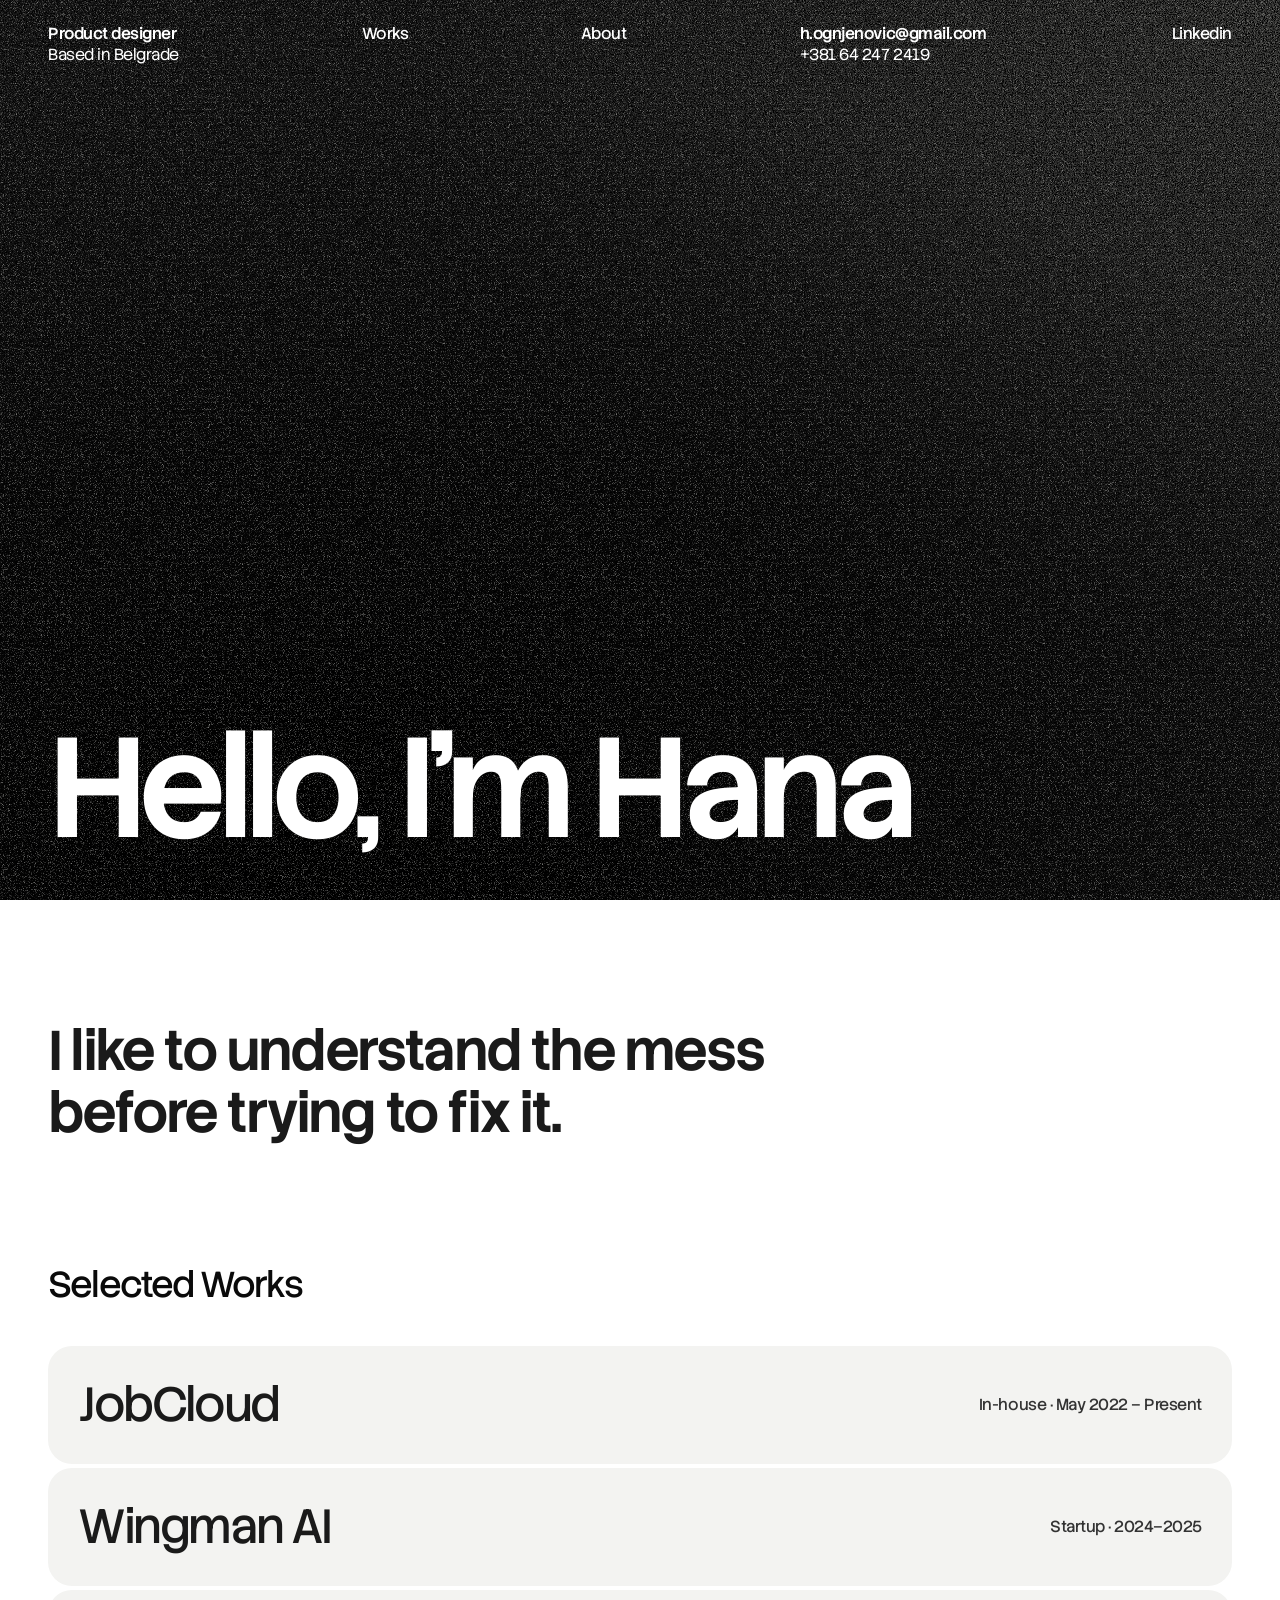
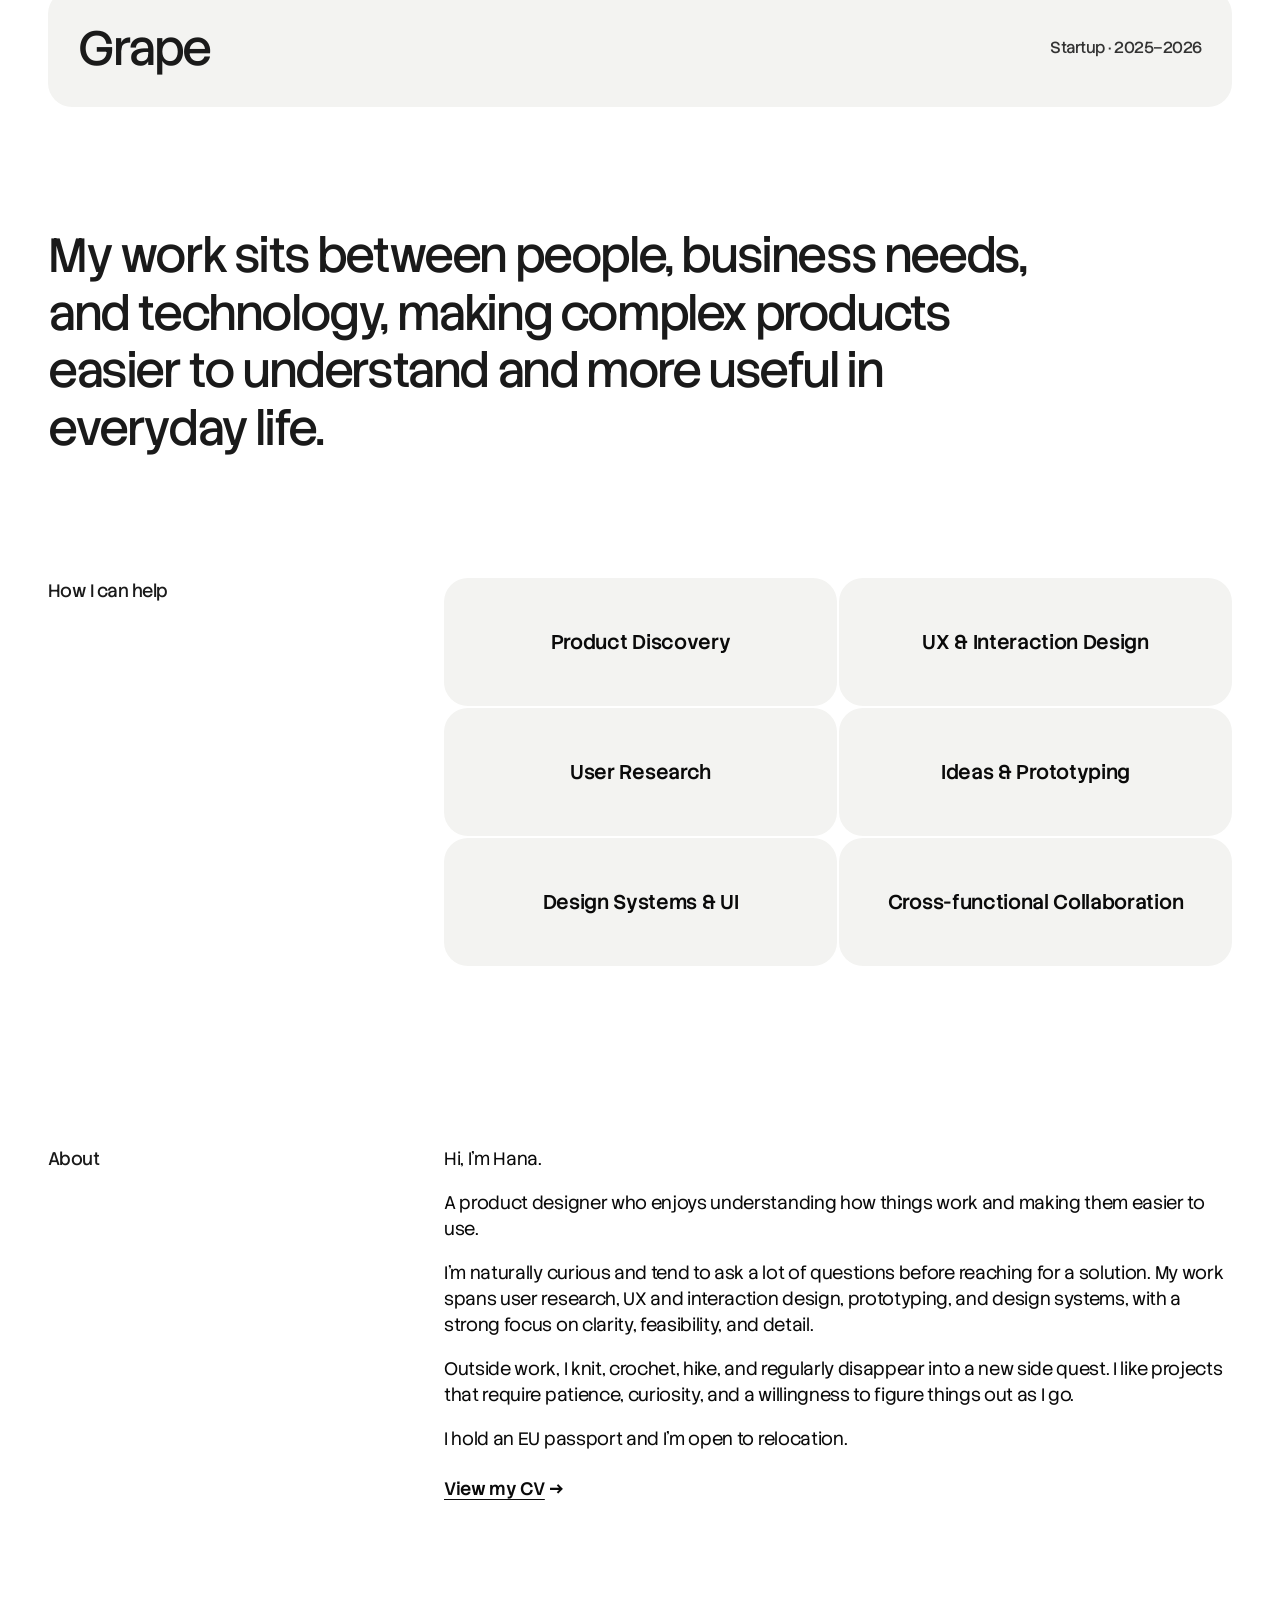
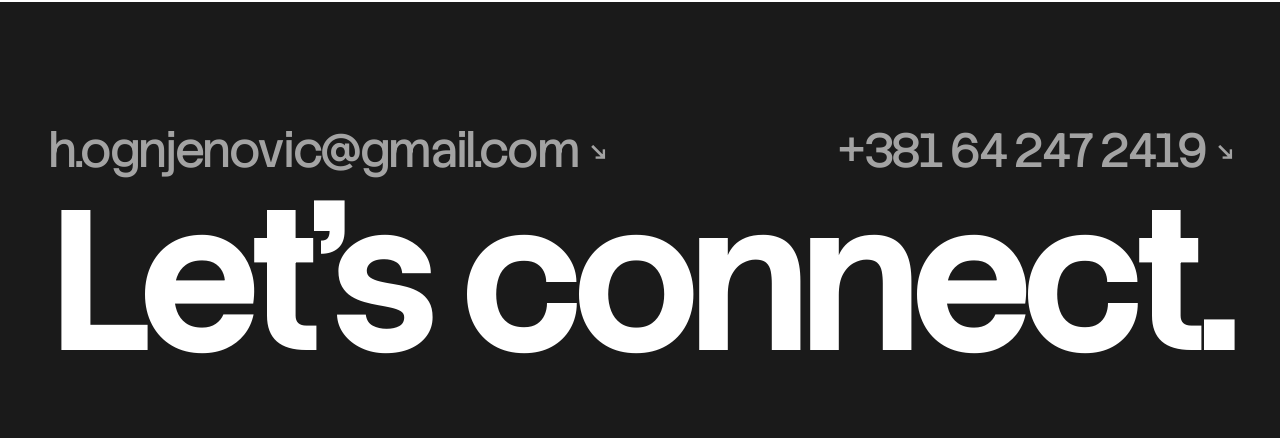
<file: index.html>
<!doctype html>
<html lang="en">
<head>
  <meta charset="utf-8">
  <meta name="viewport" content="width=device-width, initial-scale=1">
  <title>Hana Ognjenovic — Portfolio</title>
  <meta name="description" content="Hana Ognjenovic is a product designer based in Belgrade, making complex products easier to understand and more useful in everyday life.">
  <link rel="preconnect" href="https://fonts.googleapis.com">
  <link rel="preconnect" href="https://fonts.gstatic.com" crossorigin>
  <link href="https://fonts.googleapis.com/css2?family=Stack+Sans+Text:wght@300;400;500;600;700&display=swap" rel="stylesheet">
  <link rel="stylesheet" href="css/styles.css?v=20261122a">
  <link rel="icon" type="image/png" sizes="32x32" href="assets/icons/favicon-32.png">
  <link rel="icon" type="image/png" sizes="64x64" href="assets/icons/favicon-64.png">
  <link rel="apple-touch-icon" href="assets/icons/apple-touch-icon.png">
</head>
<body class="theme-neutral">

  <!-- HERO -->
  <header class="hero" id="top">
    <!-- To use a photo: add style="background-image:url('assets/hero.jpg')" to .hero -->
    <div class="hero__bar">
      <p class="hero__role"><span class="hero__lead">Product designer</span><br>Based in Belgrade</p>
      <nav class="hero__nav" aria-label="Sections">
        <a href="#works">Works</a>
        <a href="#about">About</a>
      </nav>
      <p class="hero__contact">
        <a class="hero__lead" href="mailto:h.ognjenovic@gmail.com">h.ognjenovic@gmail.com</a><br>
        <a href="tel:+381642472419">+381 64 247 2419</a>
      </p>
      <a class="hero__social" href="https://www.linkedin.com/in/hanaognjenovic/" target="_blank" rel="noopener">Linkedin</a>
    </div>
    <h1 class="hero__name">Hello, I’m Hana</h1>
  </header>

  <main>

    <!-- TAGLINE -->
    <section class="statement">
      <p class="statement__text">I like to understand the mess before trying to fix it.</p>
    </section>

    <!-- SELECTED WORKS -->
    <section class="works" id="works">
      <h2 class="works__title">Selected Works</h2>
      <!-- Each row links to its case study page in projects/ -->
      <ul class="works__list">
        <li>
          <a class="work-row work-row--jobcloud" href="projects/jobcloud.html">
            <span class="work-row__name">JobCloud</span>
            <span class="work-row__meta">In-house · May 2022 – Present</span>
          </a>
        </li>
        <li>
          <a class="work-row work-row--wingman" href="projects/wingman-ai.html">
            <span class="work-row__name">Wingman AI</span>
            <span class="work-row__meta">Startup · 2024–2025</span>
          </a>
        </li>
        <li>
          <a class="work-row" href="projects/grape.html">
            <span class="work-row__name">Grape</span>
            <span class="work-row__meta">Startup · 2025–2026</span>
          </a>
        </li>
      </ul>
    </section>

    <!-- STATEMENT -->
    <section class="statement statement--soft">
      <p class="statement__text">My work sits between people, business needs, and technology, making complex products easier to understand and more useful in everyday life.</p>
    </section>

    <!-- HOW I CAN HELP -->
    <section class="block" id="services">
      <h2 class="block__label">How I can help</h2>
      <ul class="tiles">
        <li>Product Discovery</li>
        <li>UX &amp; Interaction Design</li>
        <li>User Research</li>
        <li>Ideas &amp; Prototyping</li>
        <li>Design Systems &amp; UI</li>
        <li>Cross-functional Collaboration</li>
      </ul>
    </section>

    <!-- ABOUT -->
    <section class="block" id="about">
      <h2 class="block__label">About</h2>
      <div class="about__text">
        <p>Hi, I’m Hana.</p>
        <p>A product designer who enjoys understanding how things work and making them easier to use.</p>
        <p>I’m naturally curious and tend to ask a lot of questions before reaching for a solution. My work spans user research, UX and interaction design, prototyping, and design systems, with a strong focus on clarity, feasibility, and detail.</p>
        <p>Outside work, I knit, crochet, hike, and regularly disappear into a new side quest. I like projects that require patience, curiosity, and a willingness to figure things out as I go.</p>
        <p>I hold an EU passport and I’m open to relocation.</p>
        <p class="about__cv"><a href="assets/docs/hana-ognjenovic-cv.pdf?v=3" target="_blank" rel="noopener"><span class="about__cv-text">View my CV</span> <span class="arrow" aria-hidden="true">→</span></a></p>
      </div>
    </section>

  </main>

  <!-- FOOTER -->
  <footer class="footer" id="contact">
    <div class="footer__contact">
      <a href="mailto:h.ognjenovic@gmail.com">h.ognjenovic@gmail.com <span class="arrow arrow--diag" aria-hidden="true">→</span></a>
      <a href="tel:+381642472419">+381 64 247 2419 <span class="arrow arrow--diag" aria-hidden="true">→</span></a>
    </div>
    <p class="footer__name"><span data-fit>Let’s connect.</span></p>
  </footer>

  <script src="js/main.js?v=20261122a"></script>
</body>
</html>
</file>
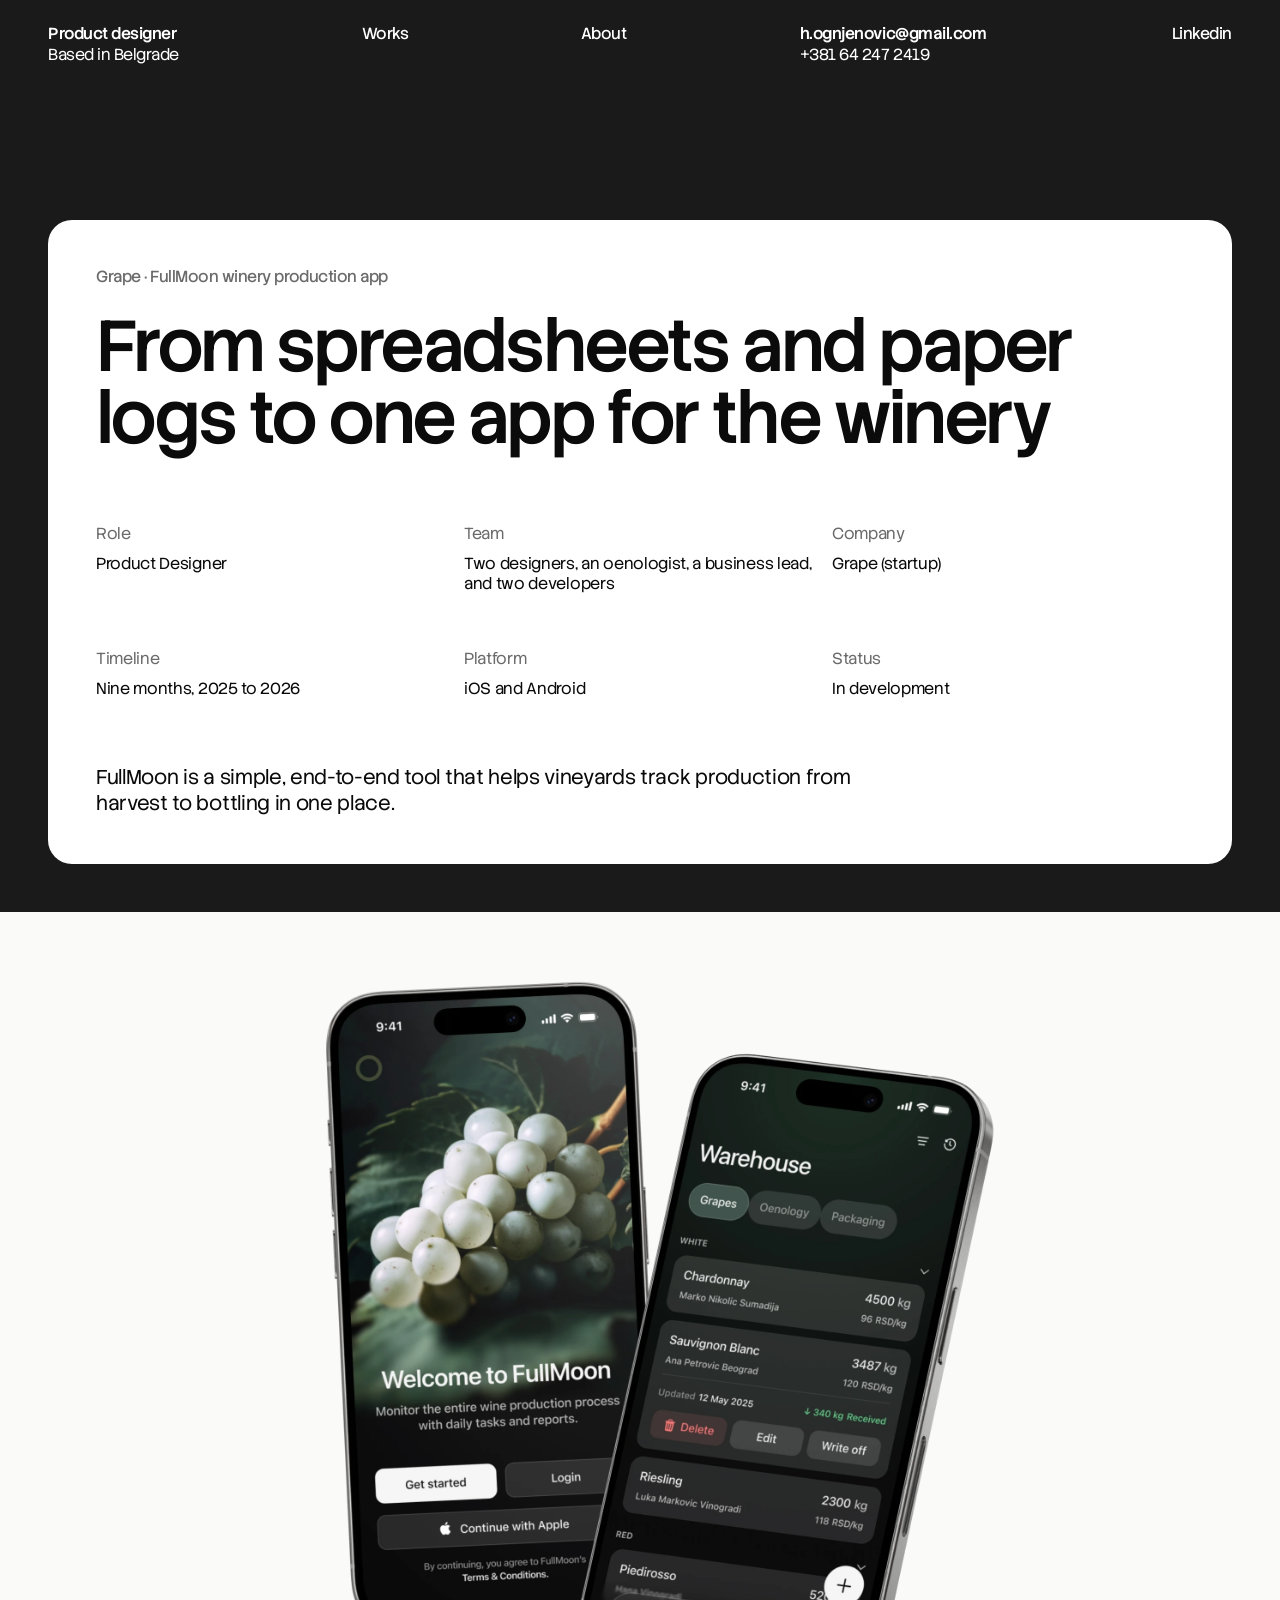
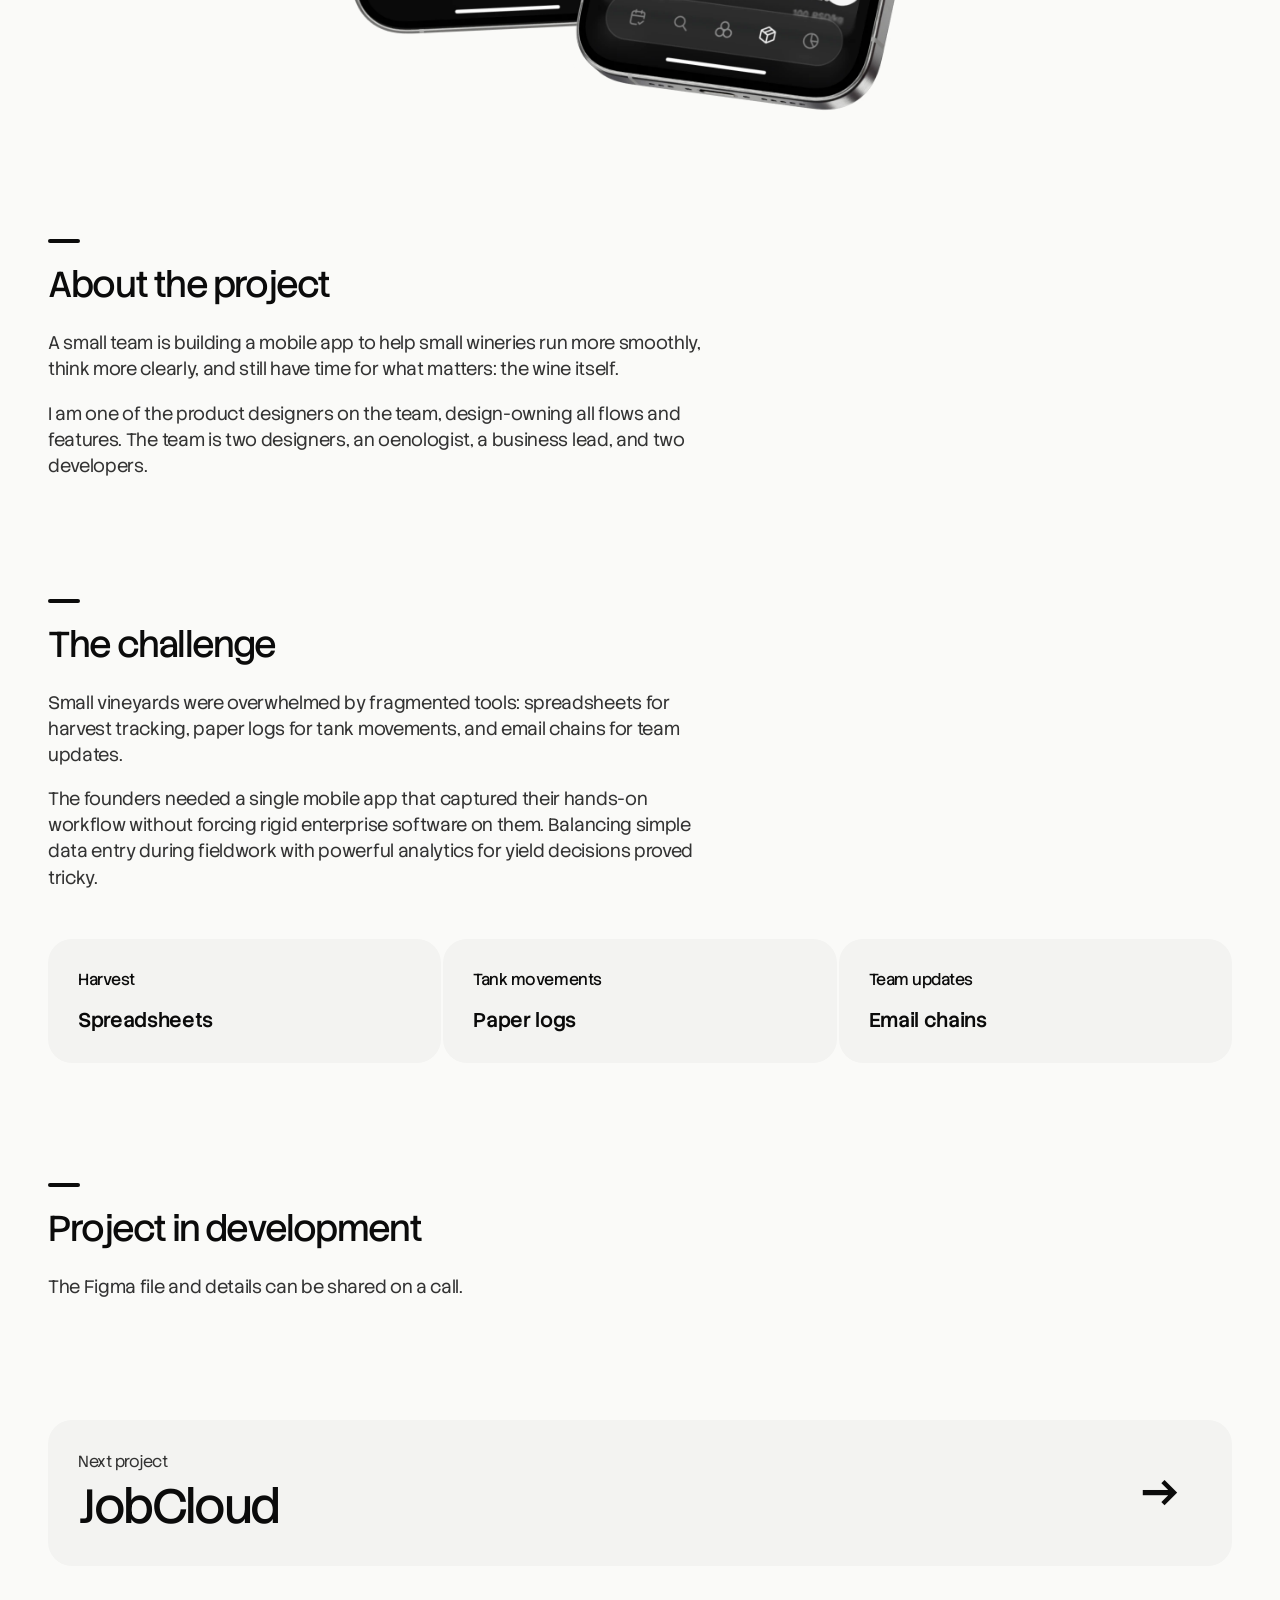
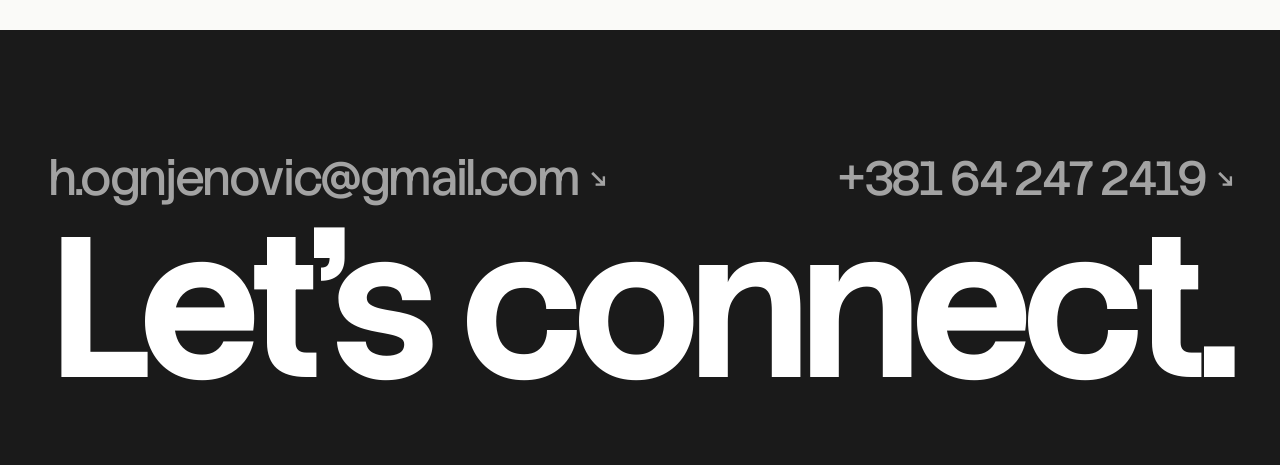
<file: projects/grape.html>
<!doctype html>
<html lang="en">
<head>
  <meta charset="utf-8">
  <meta name="viewport" content="width=device-width, initial-scale=1">
  <title>Grape winery app — Hana Ognjenovic</title>
  <meta name="description" content="Case study teaser: FullMoon by Grape, a mobile app that helps small wineries track production from harvest to bottling.">
  <link rel="preconnect" href="https://fonts.googleapis.com">
  <link rel="preconnect" href="https://fonts.gstatic.com" crossorigin>
  <link href="https://fonts.googleapis.com/css2?family=Stack+Sans+Text:wght@300;400;500;600;700&display=swap" rel="stylesheet">
  <link rel="stylesheet" href="../css/styles.css?v=20261122a">
  <link rel="icon" type="image/png" sizes="32x32" href="../assets/icons/favicon-32.png">
  <link rel="icon" type="image/png" sizes="64x64" href="../assets/icons/favicon-64.png">
  <link rel="apple-touch-icon" href="../assets/icons/apple-touch-icon.png">
</head>
<body class="case theme-grape">

  <header class="case__bar">
    <div class="hero__bar">
      <a class="hero__role" href="../index.html"><span class="hero__lead">Product designer</span><br>Based in Belgrade</a>
      <nav class="hero__nav" aria-label="Sections">
        <a href="../index.html#works">Works</a>
        <a href="../index.html#about">About</a>
      </nav>
      <p class="hero__contact">
        <a class="hero__lead" href="mailto:h.ognjenovic@gmail.com">h.ognjenovic@gmail.com</a><br>
        <a href="tel:+381642472419">+381 64 247 2419</a>
      </p>
      <a class="hero__social" href="https://www.linkedin.com/in/hanaognjenovic/" target="_blank" rel="noopener">Linkedin</a>
    </div>
  </header>

  <main class="case__main">

    <!-- Open items for this page: notes/grape-checklist.md -->

    <!-- TITLE, SNAPSHOT, SUMMARY -->
    <div class="case__top">
      <section class="case__card">
        <p class="case__eyebrow">Grape · FullMoon winery production app</p>
        <h1 class="case__title case__title--long">From spreadsheets and paper logs to one app for the winery</h1>
        <dl class="case__facts case__facts--six">
          <div><dt>Role</dt><dd>Product Designer</dd></div>
          <div><dt>Team</dt><dd>Two designers, an oenologist, a business lead, and two developers</dd></div>
          <div><dt>Company</dt><dd>Grape (startup)</dd></div>
          <div><dt>Timeline</dt><dd>Nine months, 2025 to 2026</dd></div>
          <div><dt>Platform</dt><dd>iOS and Android</dd></div>
          <div><dt>Status</dt><dd>In development</dd></div>
        </dl>
        <p class="case__intro case__intro--lead">FullMoon is a simple, end-to-end tool that helps vineyards track production from harvest to bottling in one place.</p>
      </section>
    </div>

    <!-- VISUAL 1: app screens -->
    <figure class="screen screen--device">
      <img src="../assets/grape/app-screens.webp?v=2" width="1772" height="1770" alt="Two FullMoon screens on phones: a welcome screen with a close-up of white grapes, Get started, Login and Continue with Apple; and the Warehouse screen with Grapes, Oenology and Packaging tabs listing white grape varieties with quantities and prices per kilogram.">
    </figure>

    <!-- ABOUT -->
    <section class="case__section">
      <div class="case__text">
        <h2>About the project</h2>
        <p>A small team is building a mobile app to help small wineries run more smoothly, think more clearly, and still have time for what matters: the wine itself.</p>
        <p>I am one of the product designers on the team, design-owning all flows and features. The team is two designers, an oenologist, a business lead, and two developers.</p>
      </div>
    </section>

    <!-- THE CHALLENGE -->
    <section class="case__section">
      <div class="case__text">
        <h2>The challenge</h2>
        <p>Small vineyards were overwhelmed by fragmented tools: spreadsheets for harvest tracking, paper logs for tank movements, and email chains for team updates.</p>
        <p>The founders needed a single mobile app that captured their hands-on workflow without forcing rigid enterprise software on them. Balancing simple data entry during fieldwork with powerful analytics for yield decisions proved tricky.</p>
      </div>

      <div class="panels panels--3">
        <div class="panel">
          <p class="panel__label">Harvest</p>
          <p class="panel__title">Spreadsheets</p>
        </div>
        <div class="panel">
          <p class="panel__label">Tank movements</p>
          <p class="panel__title">Paper logs</p>
        </div>
        <div class="panel">
          <p class="panel__label">Team updates</p>
          <p class="panel__title">Email chains</p>
        </div>
      </div>
    </section>

    <!-- MORE ON REQUEST -->
    <section class="case__section">
      <div class="case__text">
        <h2>Project in development</h2>
        <p>The Figma file and details can be shared on a call.</p>
      </div>
    </section>

    <nav class="case__next" aria-label="Next project">
      <a class="work-row work-row--jobcloud" href="jobcloud.html">
        <span class="work-row__text">
          <span class="work-row__label">Next project</span>
          <span class="work-row__name">JobCloud</span>
        </span>
        <span class="work-row__name" aria-hidden="true"><span class="arrow">→</span></span>
      </a>
    </nav>

  </main>

  <footer class="footer" id="contact">
    <div class="footer__contact">
      <a href="mailto:h.ognjenovic@gmail.com">h.ognjenovic@gmail.com <span class="arrow arrow--diag" aria-hidden="true">→</span></a>
      <a href="tel:+381642472419">+381 64 247 2419 <span class="arrow arrow--diag" aria-hidden="true">→</span></a>
    </div>
    <p class="footer__name"><span data-fit>Let’s connect.</span></p>
  </footer>

  <script src="../js/main.js?v=20261122a"></script>
</body>
</html>
</file>
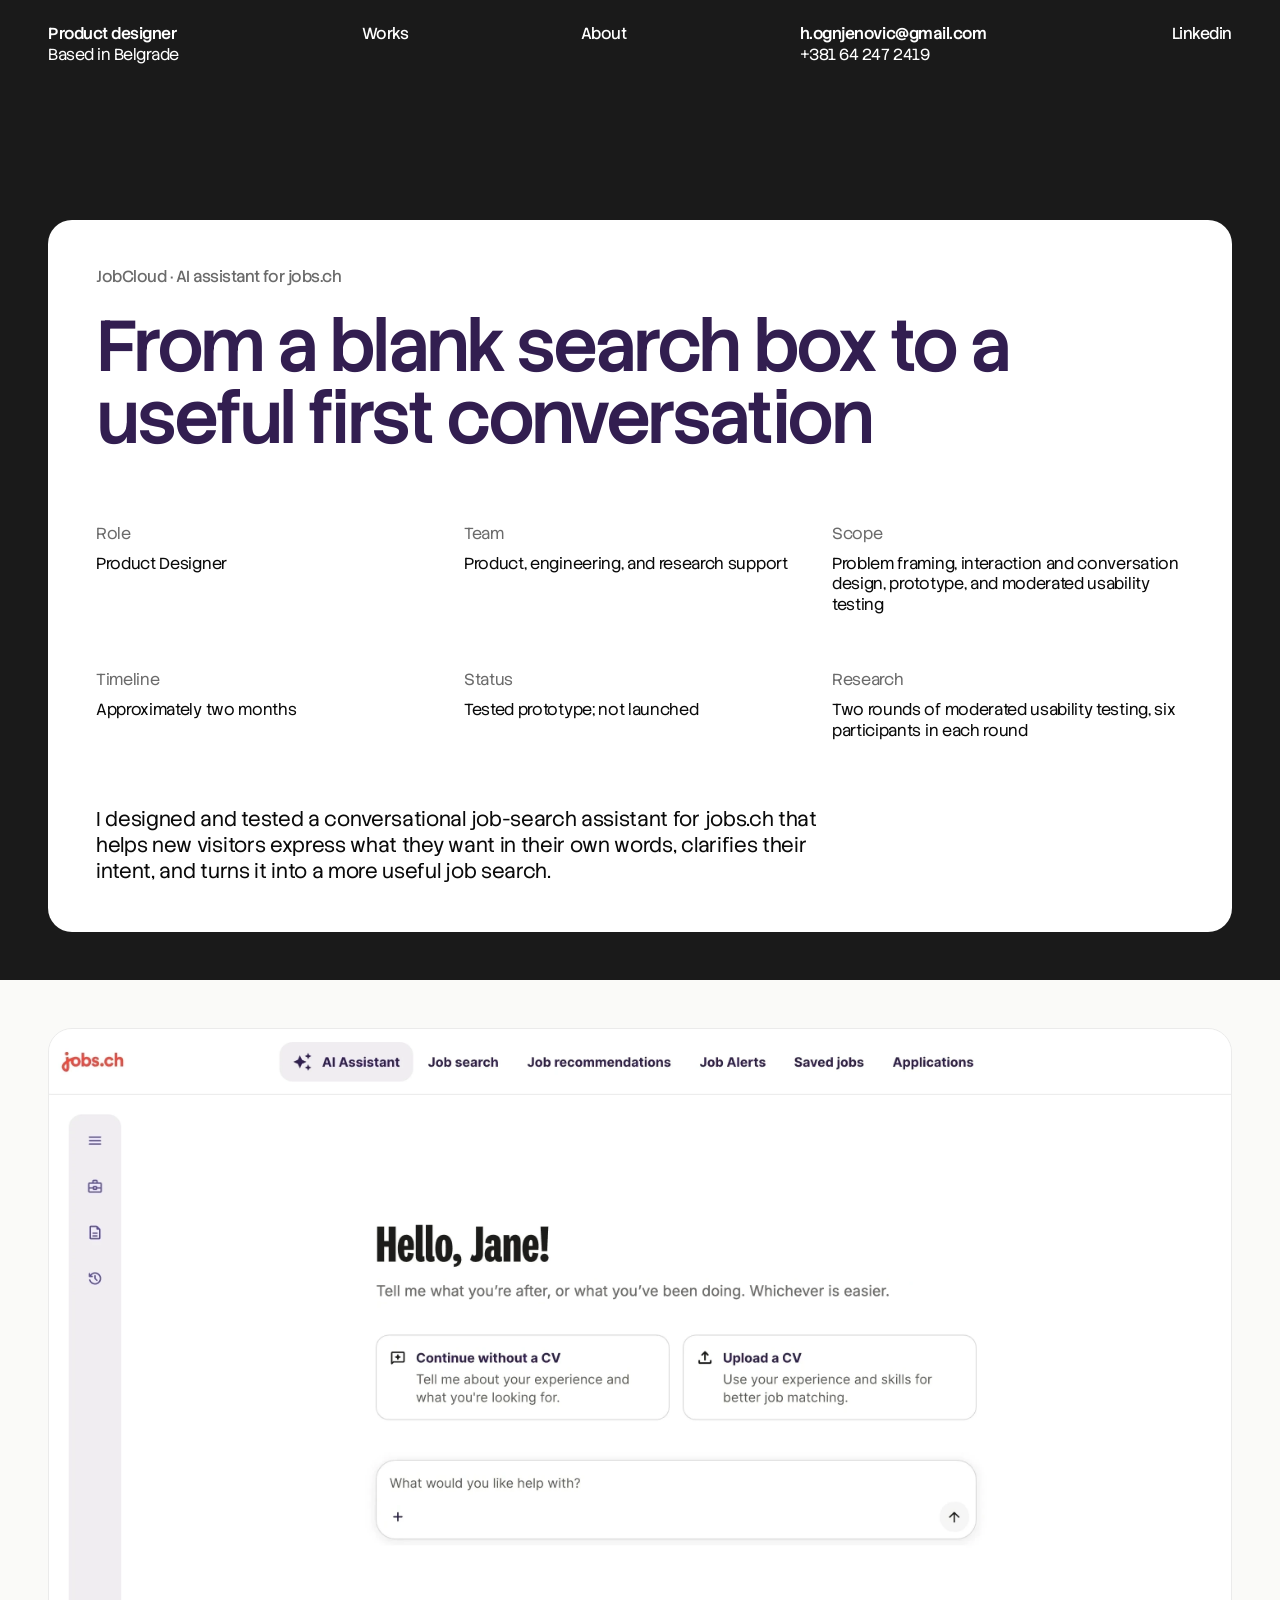
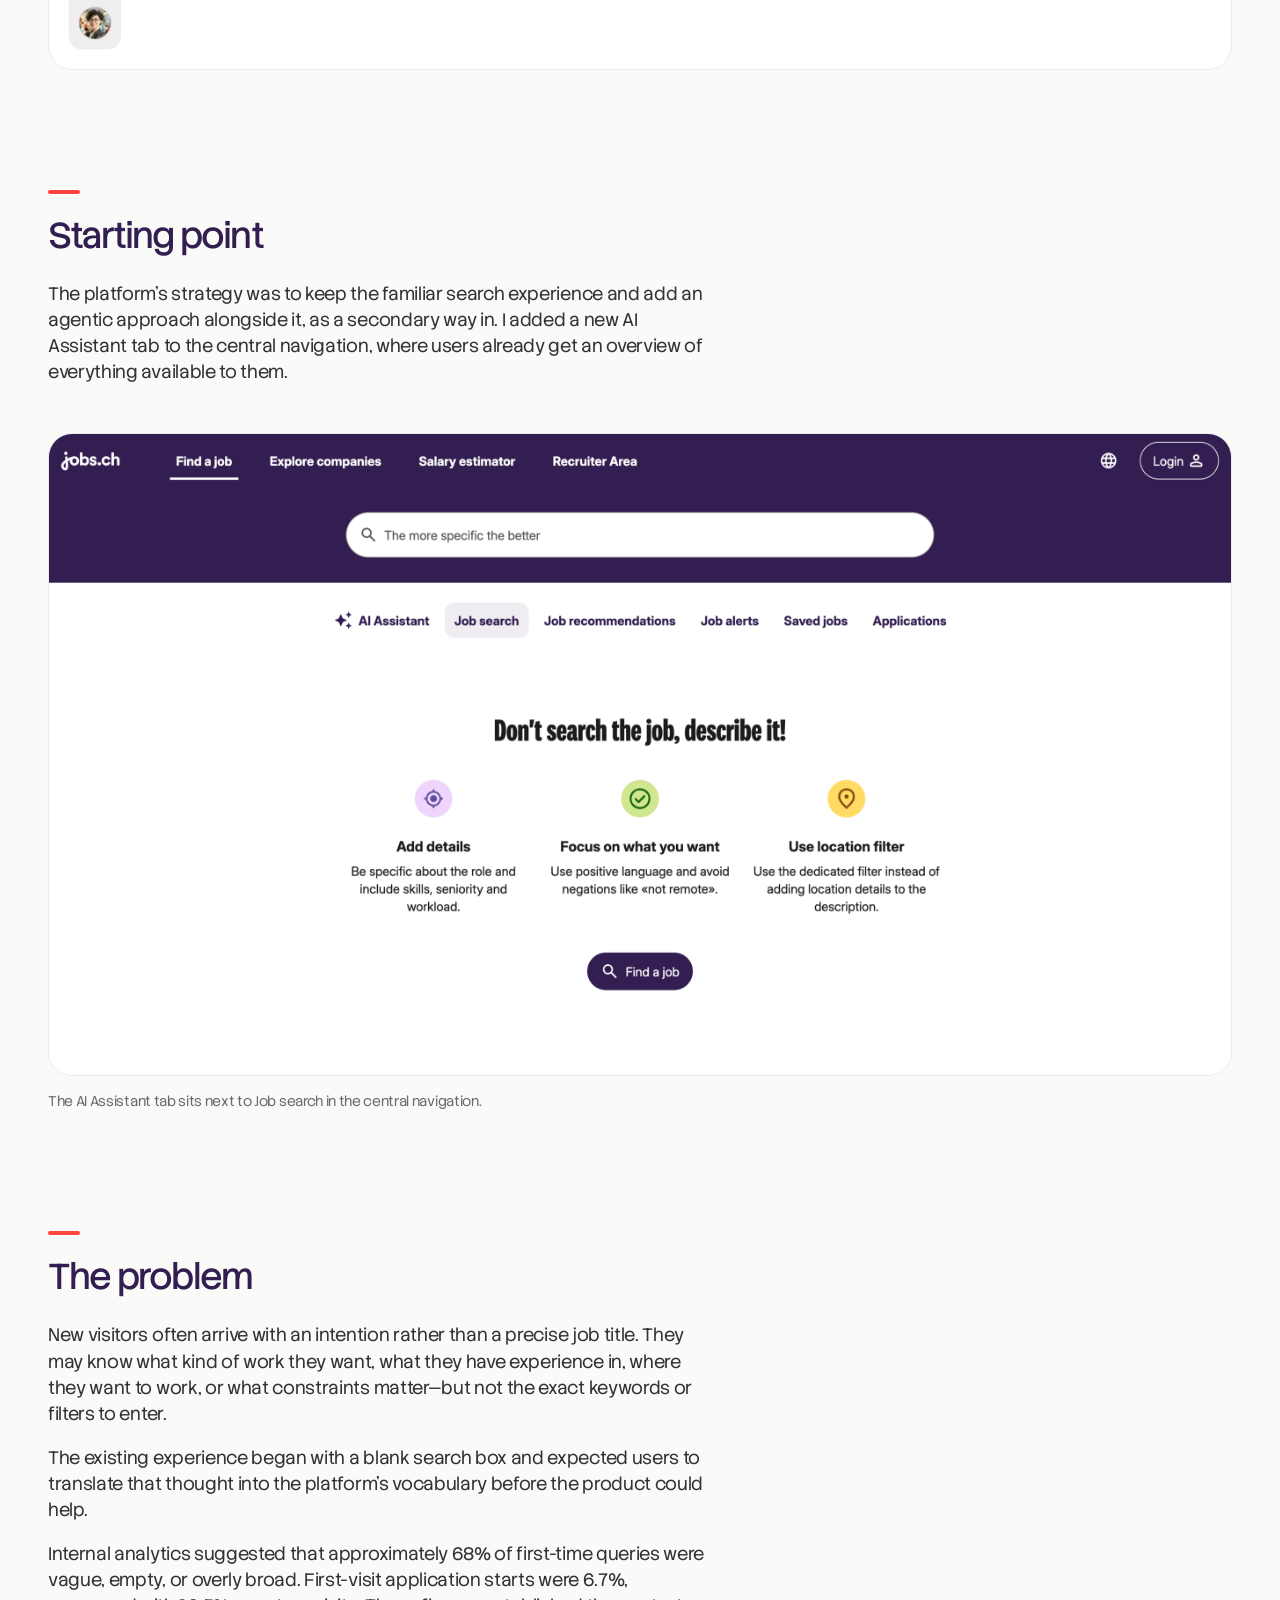
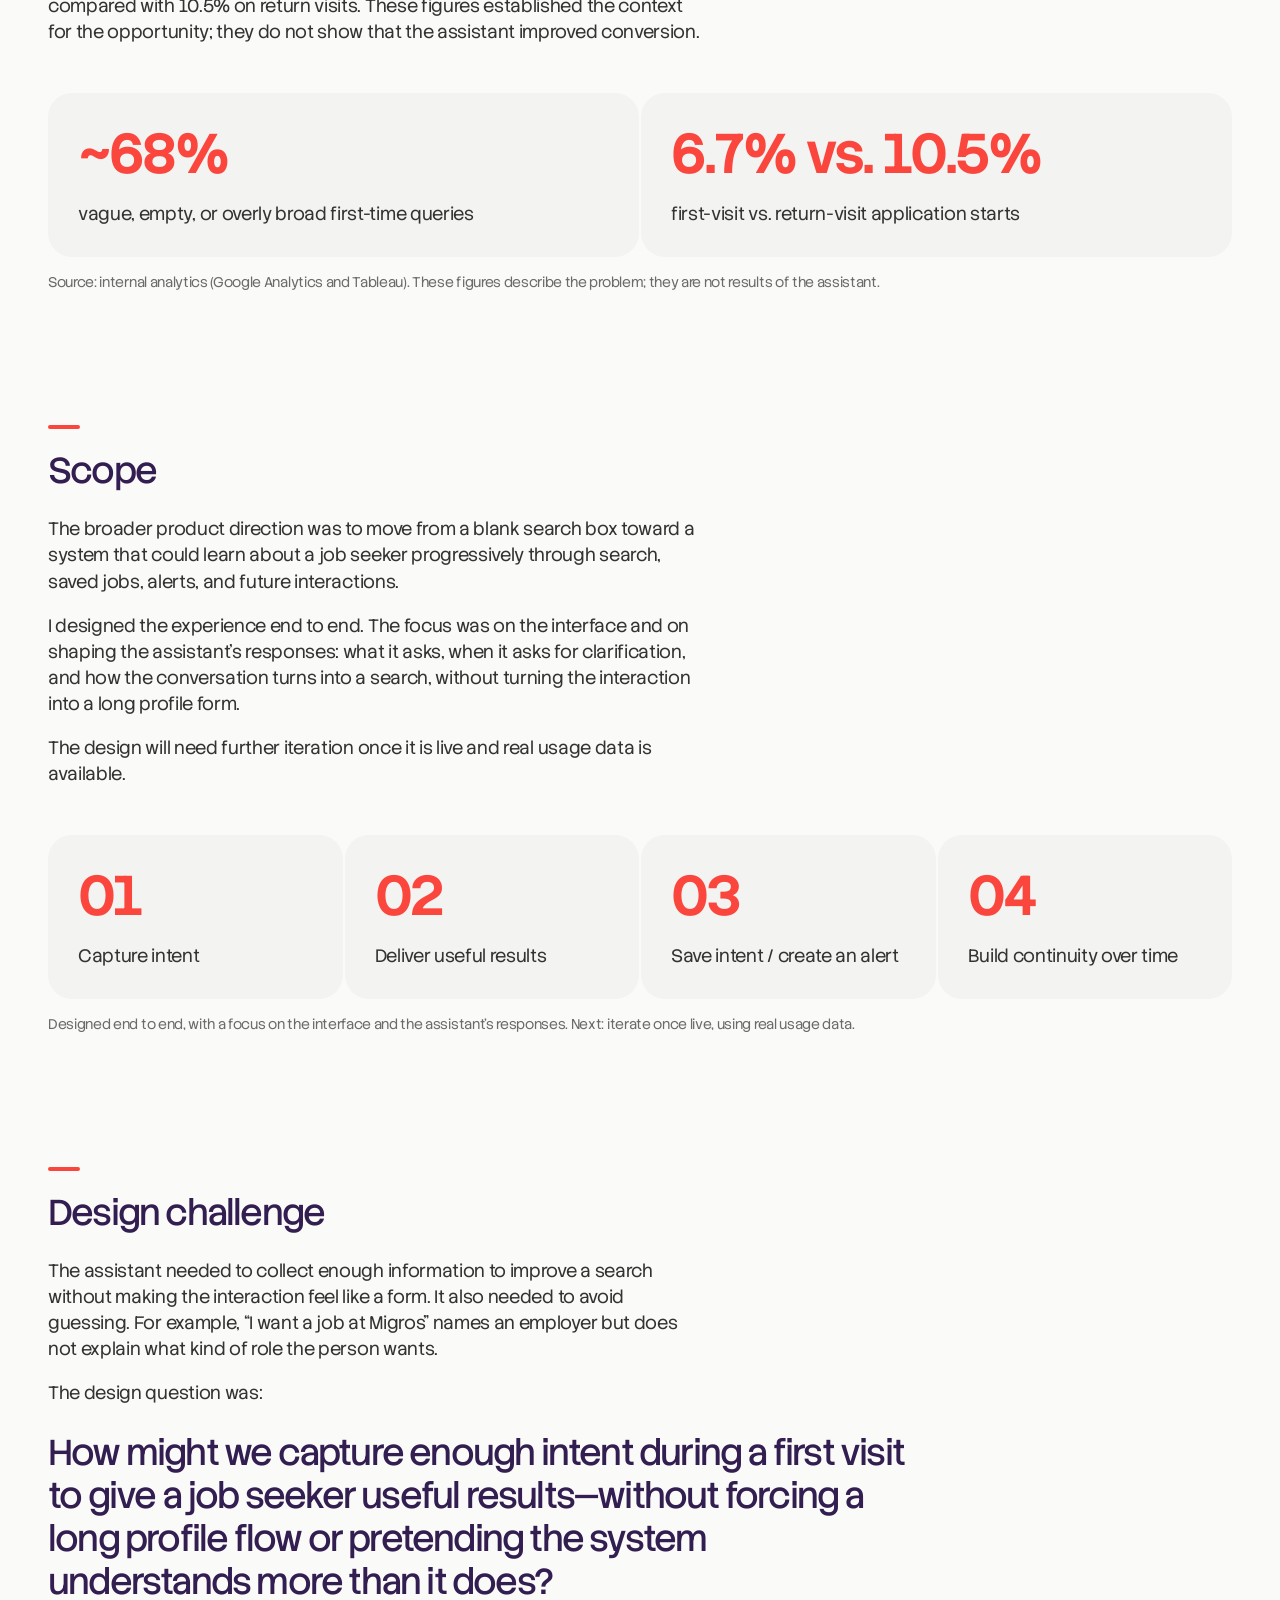
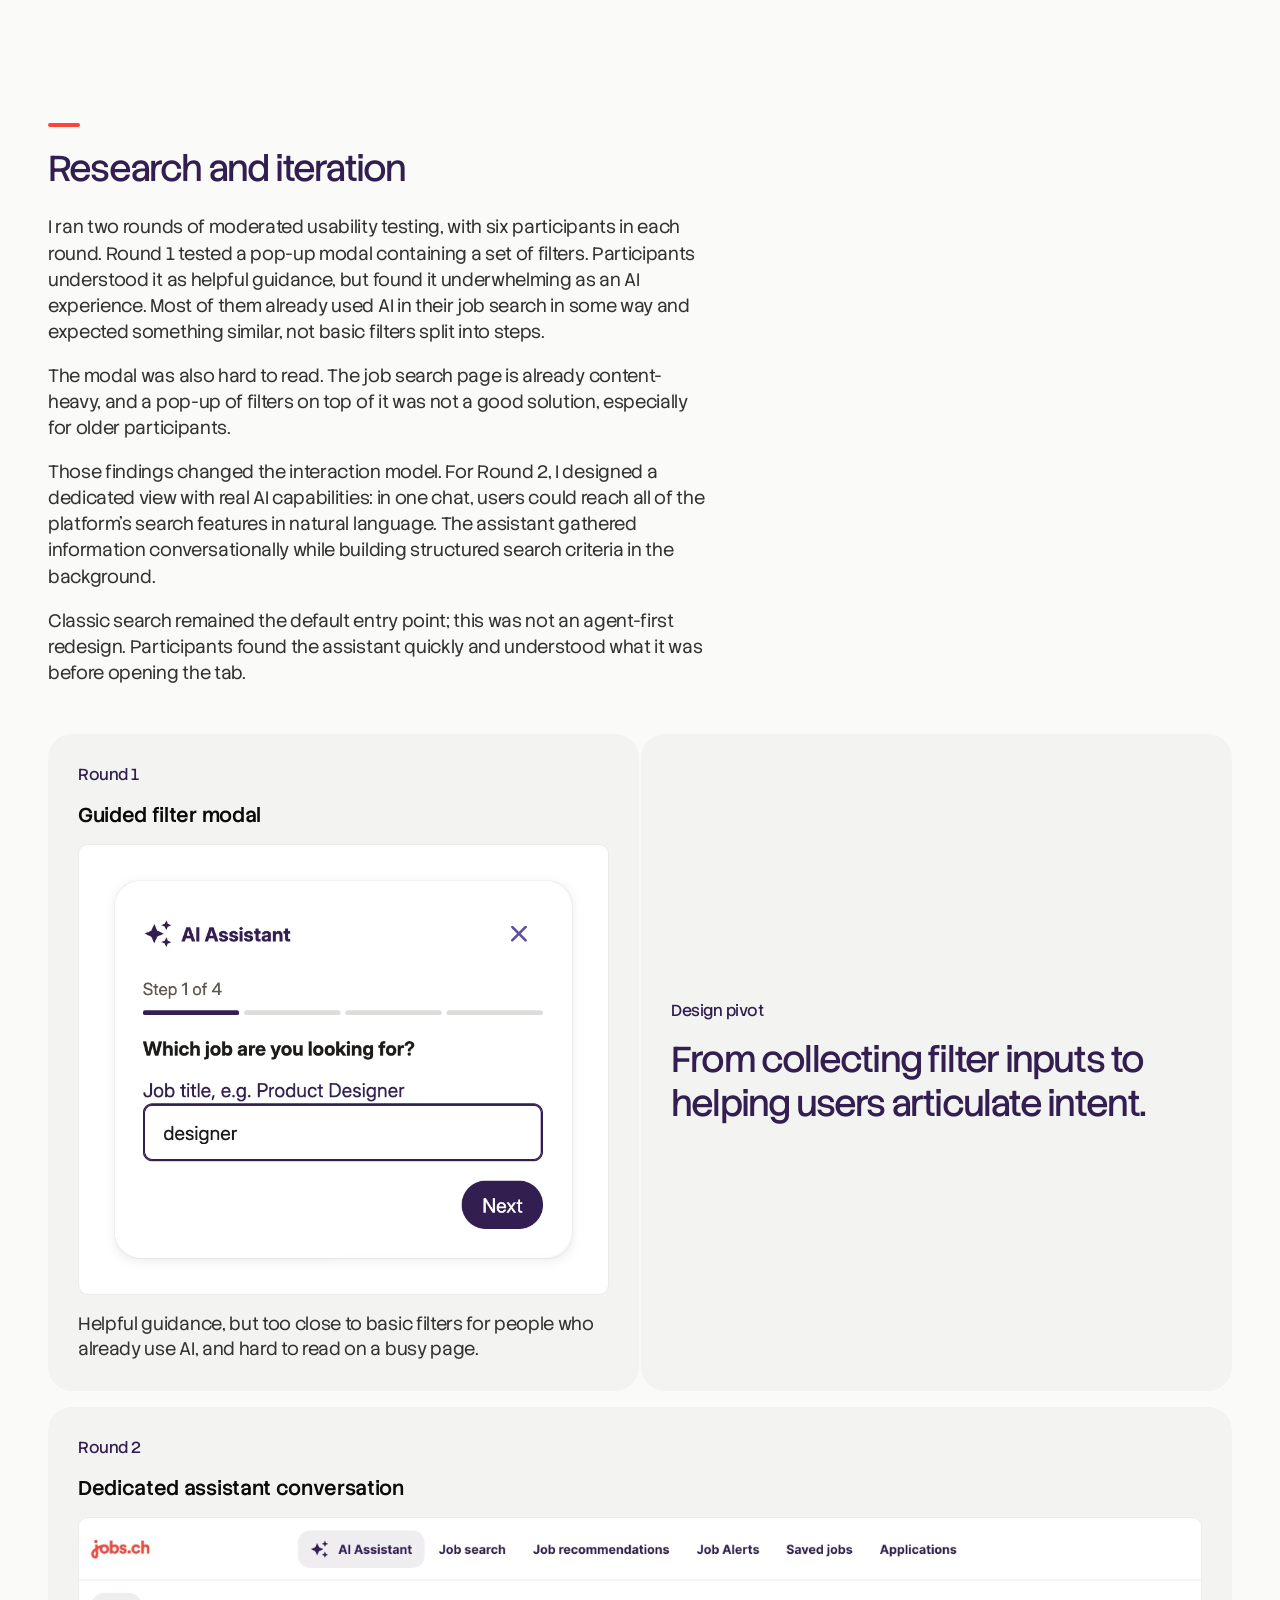
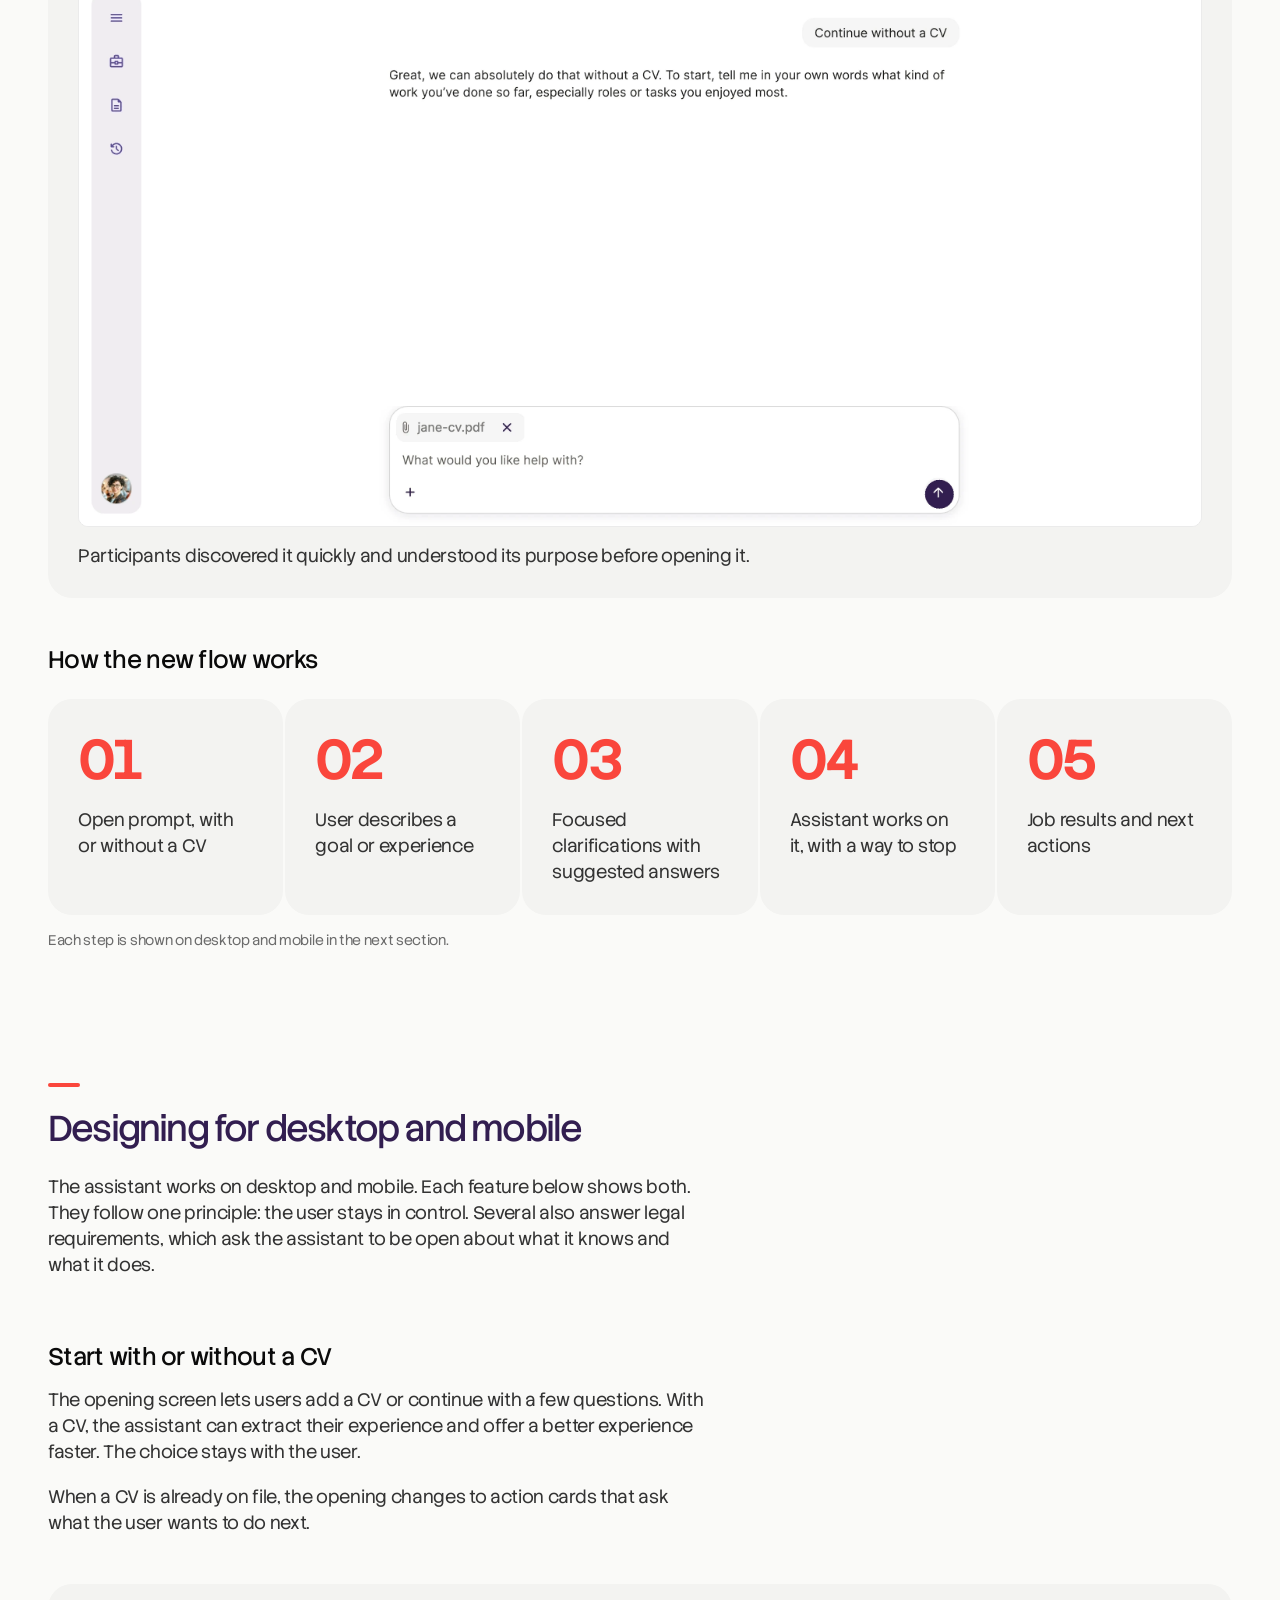
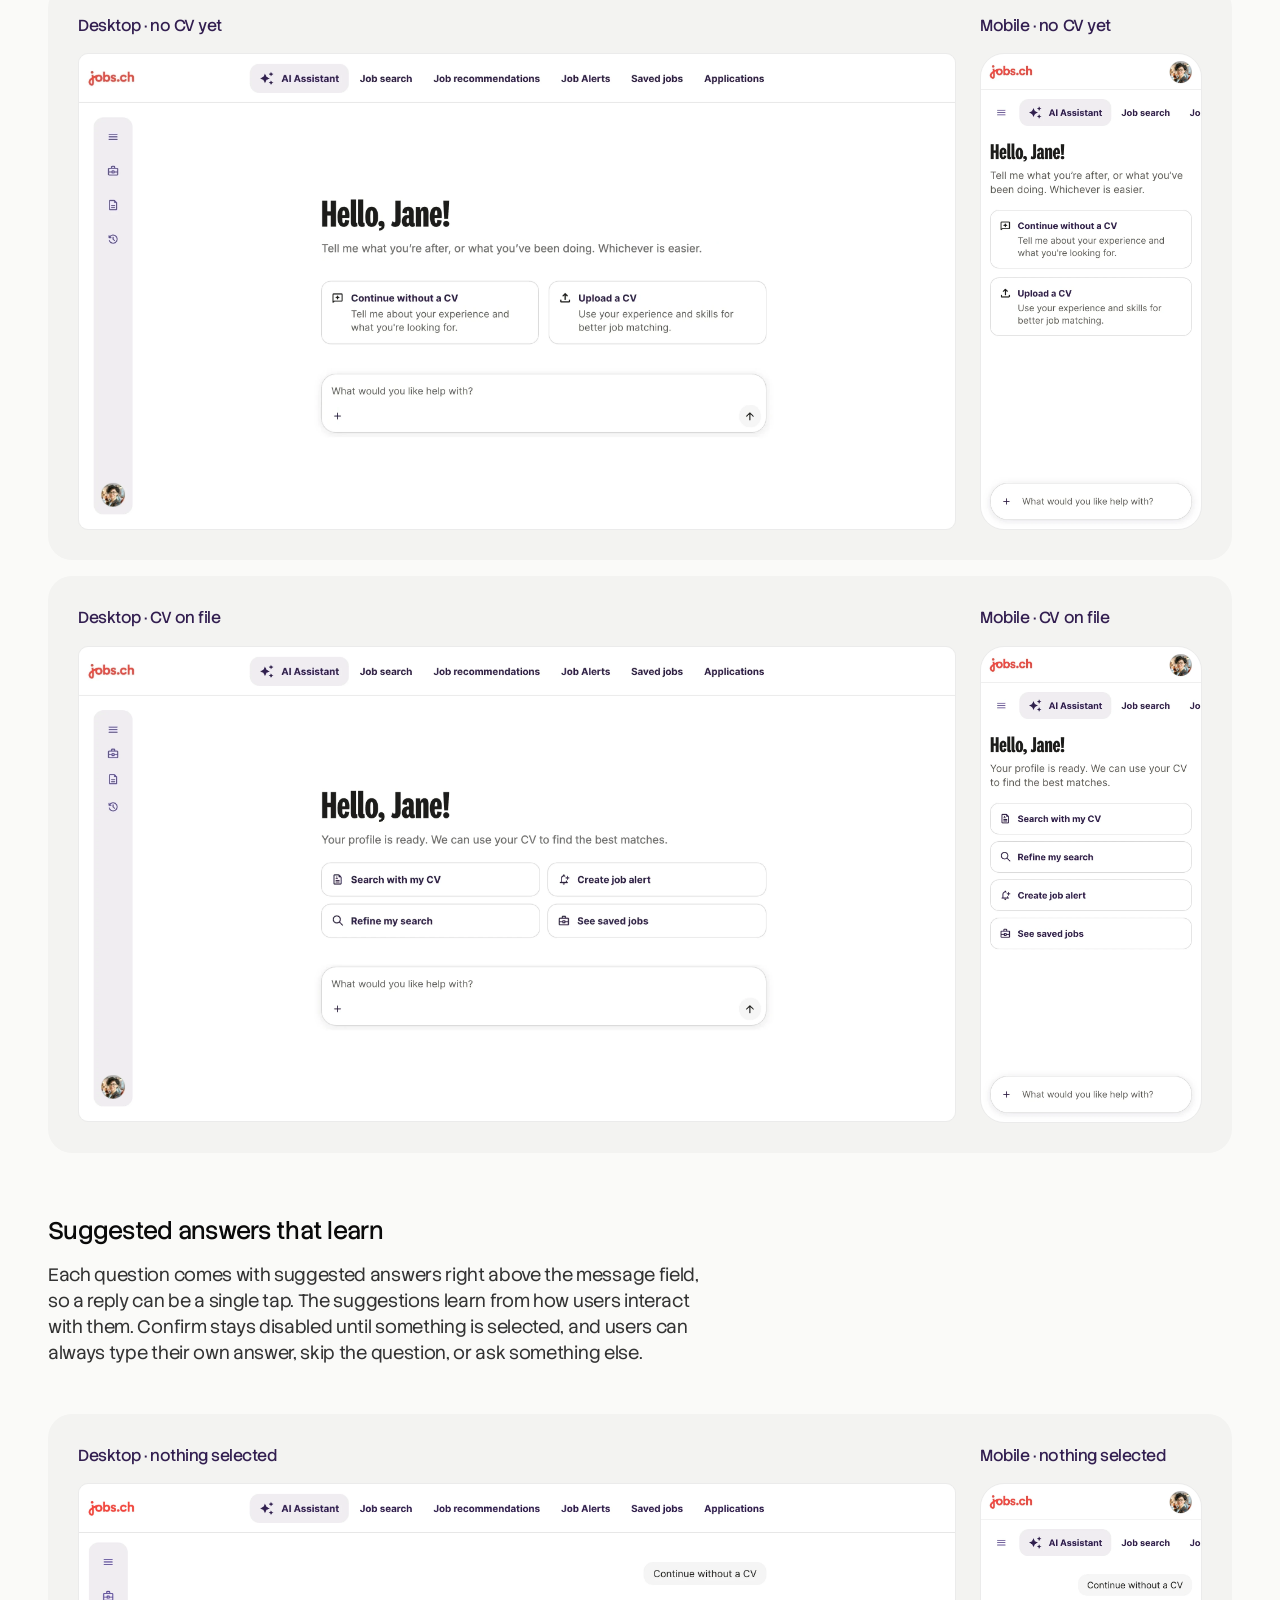
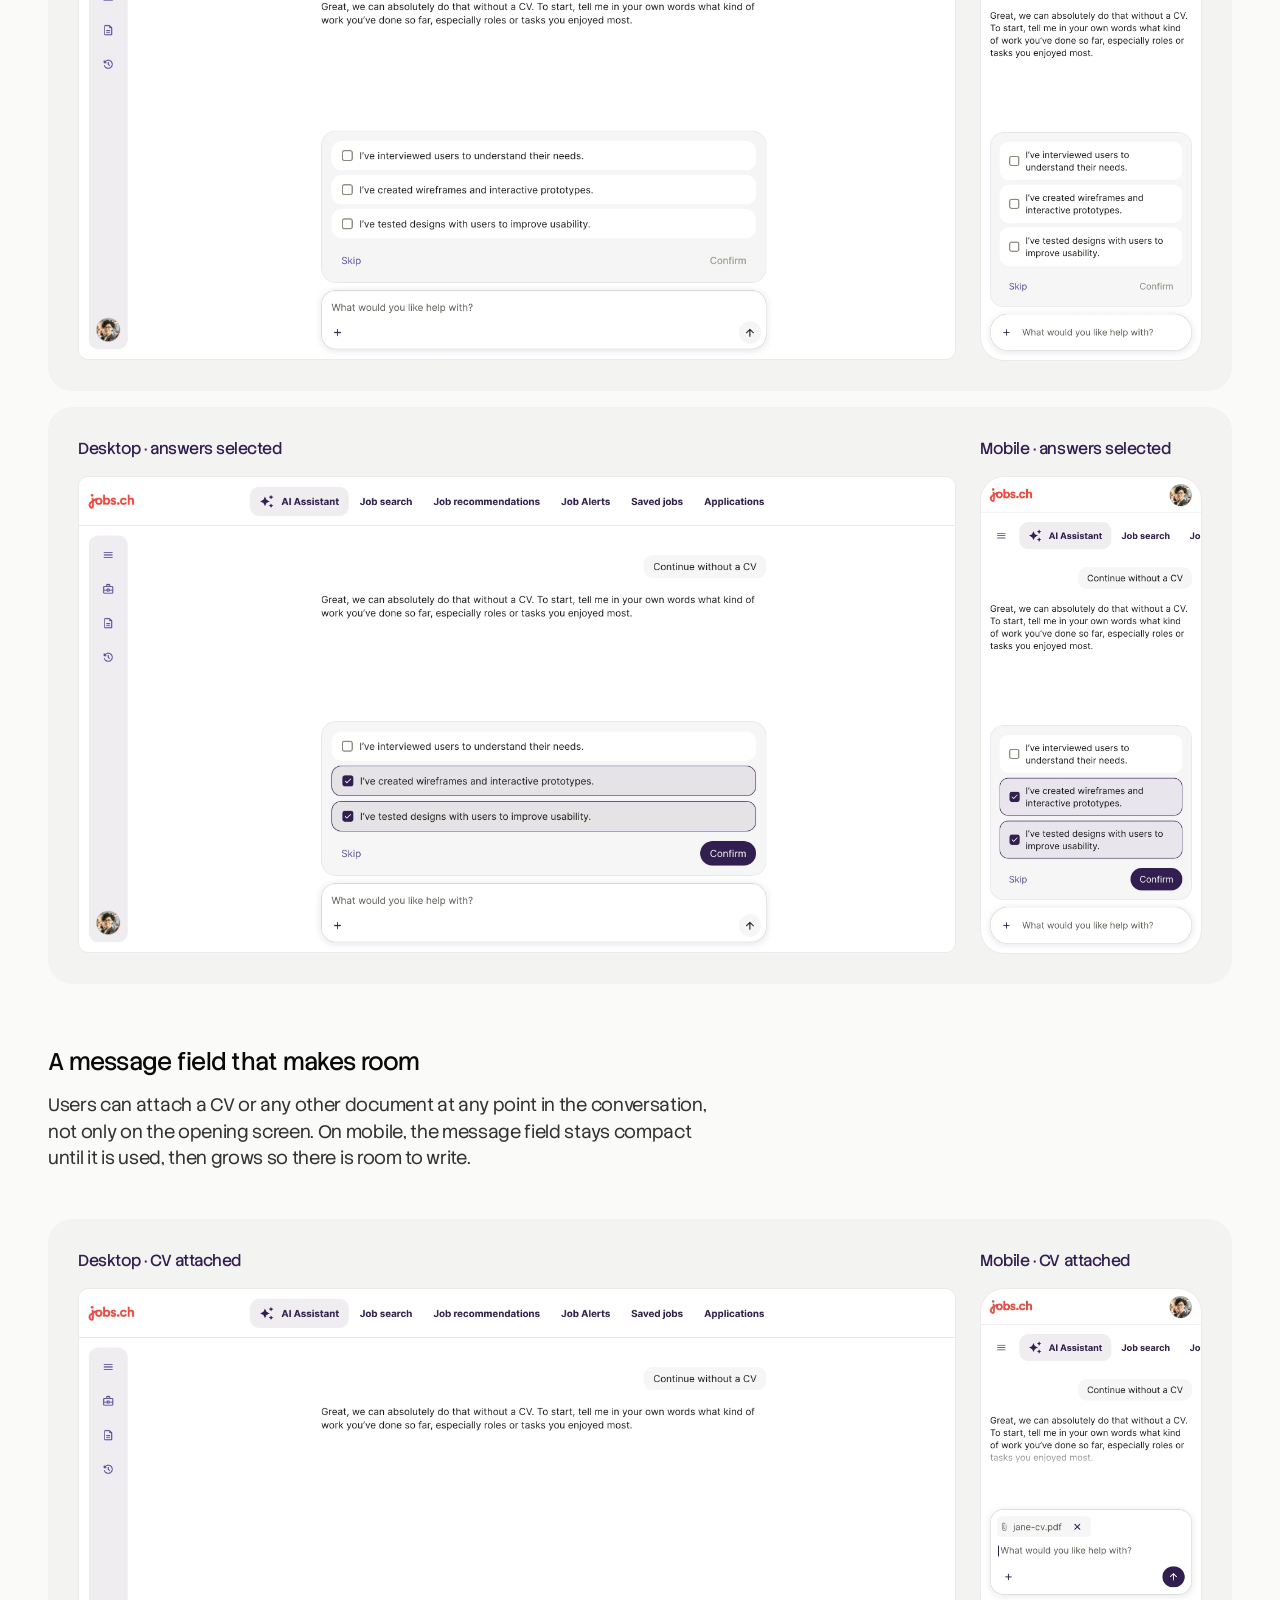
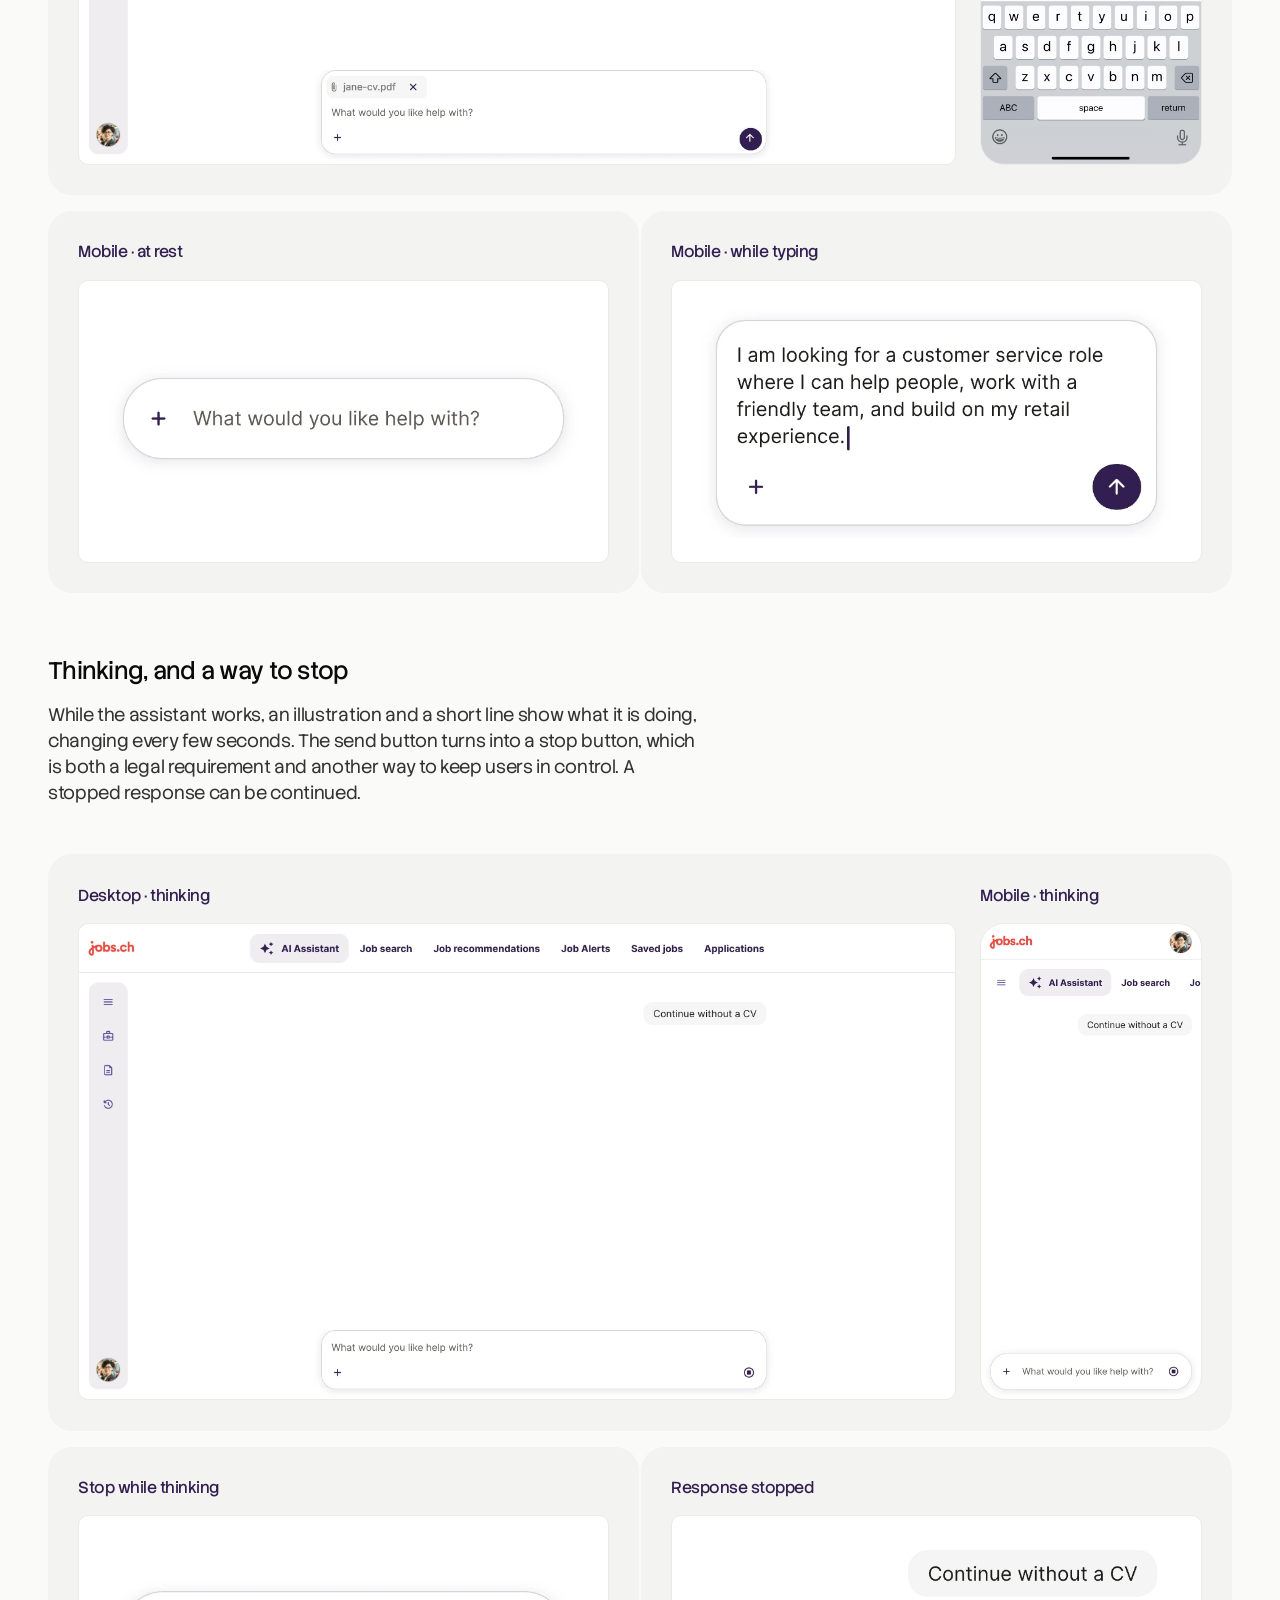
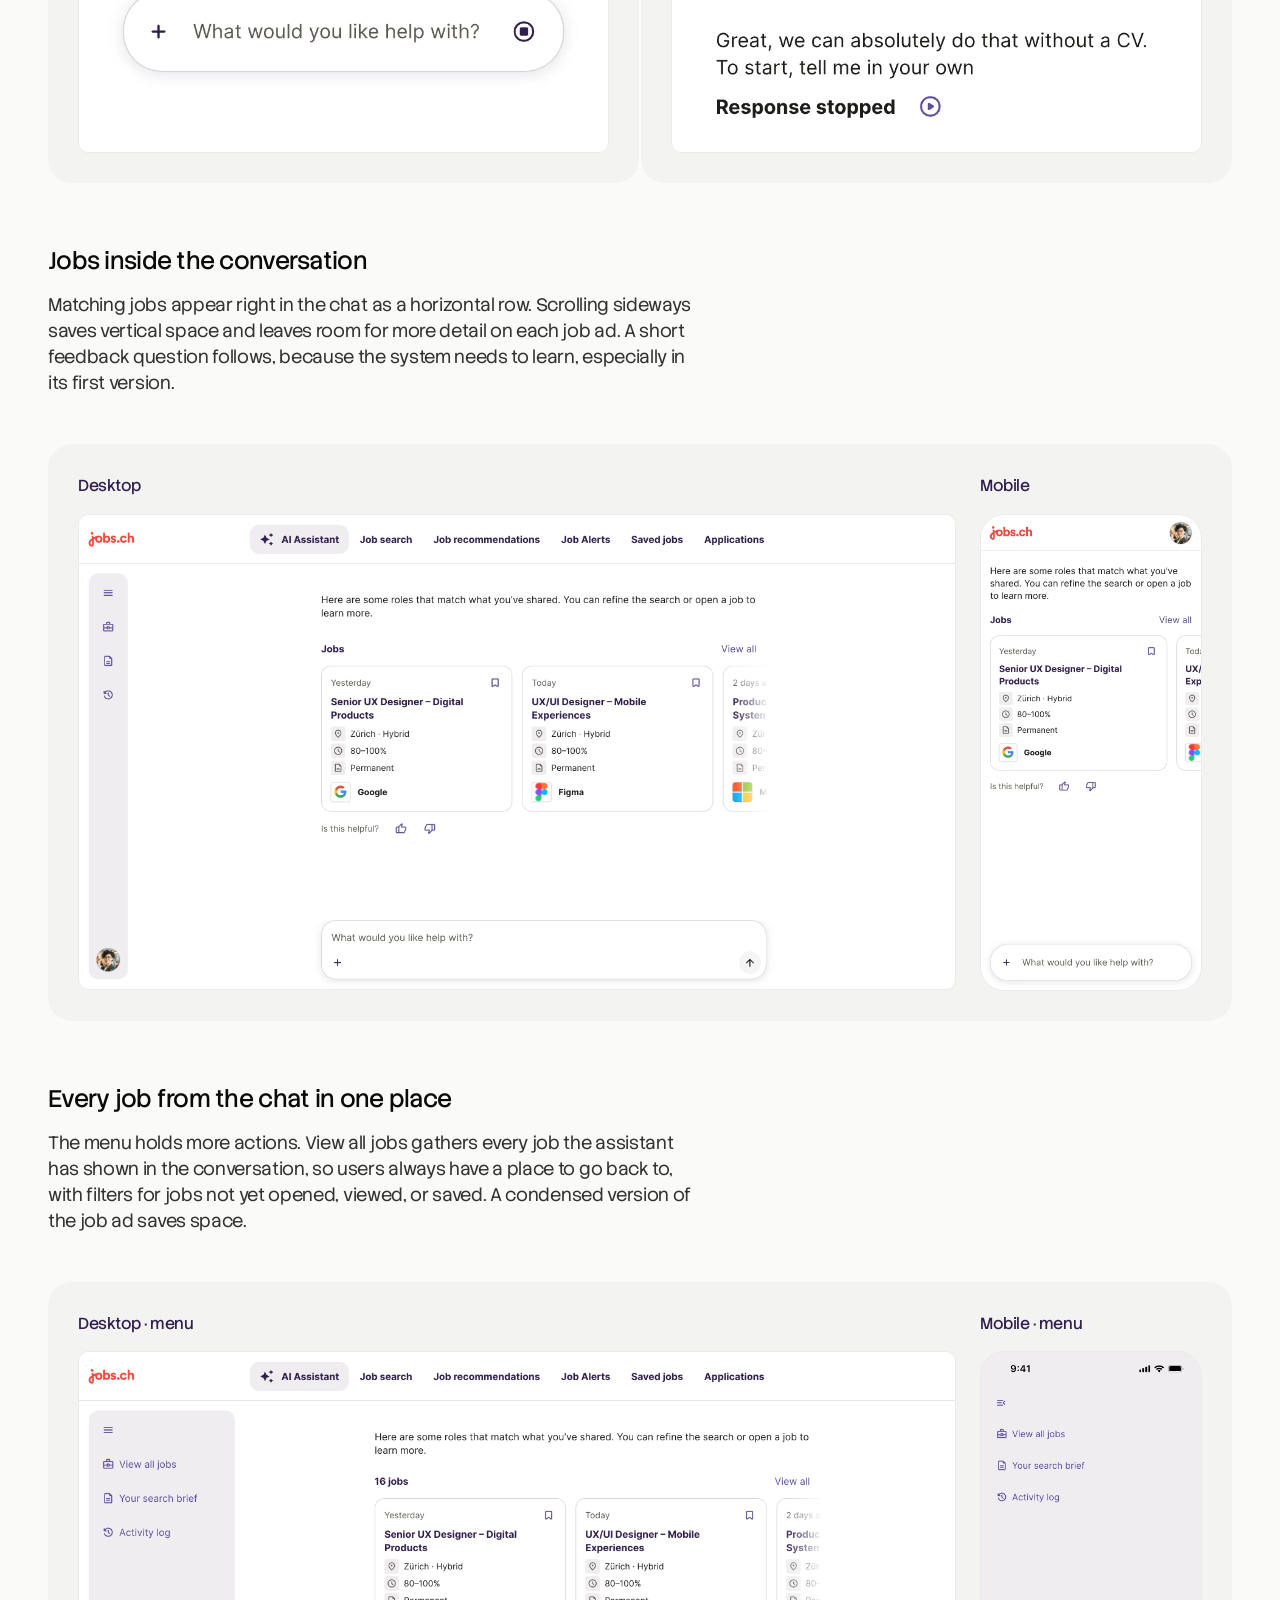
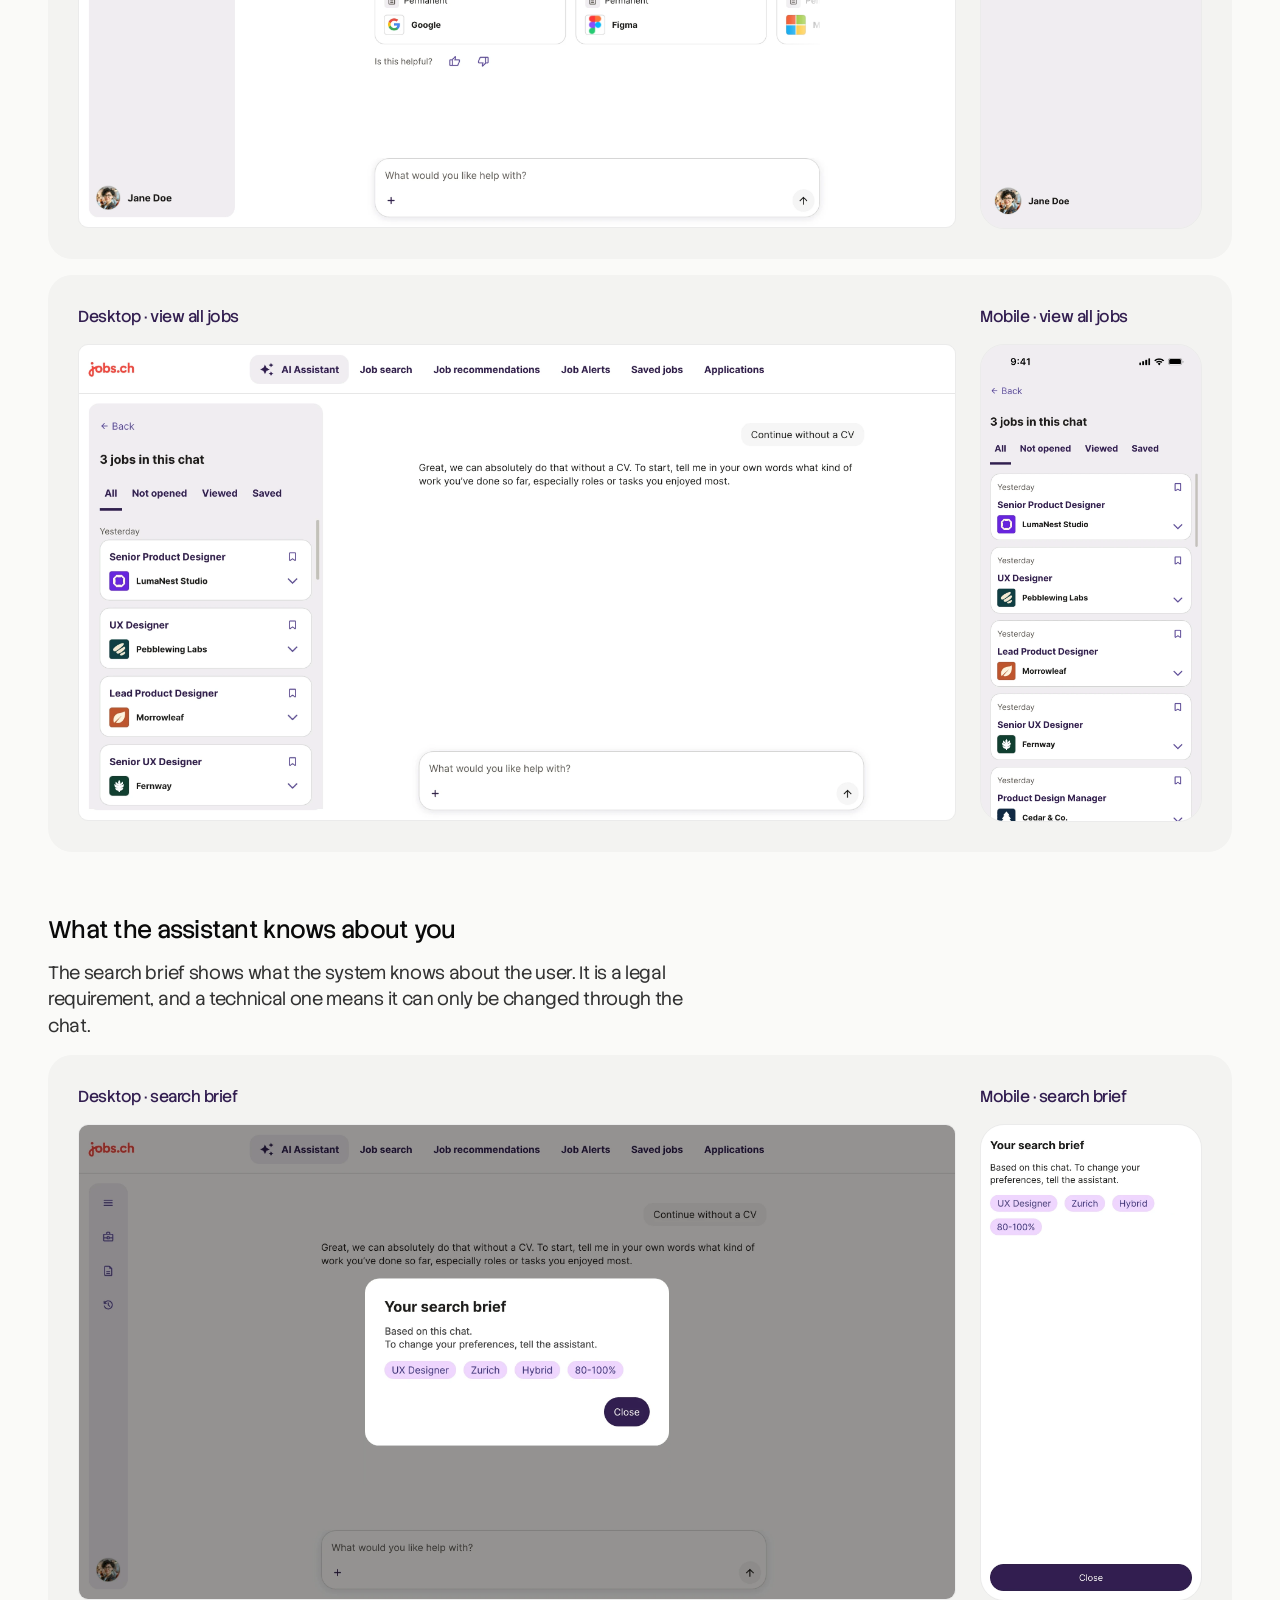
<file: projects/jobcloud.html>
<!doctype html>
<html lang="en">
<head>
  <meta charset="utf-8">
  <meta name="viewport" content="width=device-width, initial-scale=1">
  <title>AI assistant for jobs.ch — Hana Ognjenovic</title>
  <meta name="description" content="Case study: designing and testing a conversational job-search assistant prototype for jobs.ch.">
  <link rel="preconnect" href="https://fonts.googleapis.com">
  <link rel="preconnect" href="https://fonts.gstatic.com" crossorigin>
  <link href="https://fonts.googleapis.com/css2?family=Stack+Sans+Text:wght@300;400;500;600;700&display=swap" rel="stylesheet">
  <link rel="stylesheet" href="../css/styles.css?v=20261122a">
  <link rel="icon" type="image/png" sizes="32x32" href="../assets/icons/favicon-32.png">
  <link rel="icon" type="image/png" sizes="64x64" href="../assets/icons/favicon-64.png">
  <link rel="apple-touch-icon" href="../assets/icons/apple-touch-icon.png">
</head>
<body class="case theme-jobcloud">

  <header class="case__bar">
    <div class="hero__bar">
      <a class="hero__role" href="../index.html"><span class="hero__lead">Product designer</span><br>Based in Belgrade</a>
      <nav class="hero__nav" aria-label="Sections">
        <a href="../index.html#works">Works</a>
        <a href="../index.html#about">About</a>
      </nav>
      <p class="hero__contact">
        <a class="hero__lead" href="mailto:h.ognjenovic@gmail.com">h.ognjenovic@gmail.com</a><br>
        <a href="tel:+381642472419">+381 64 247 2419</a>
      </p>
      <a class="hero__social" href="https://www.linkedin.com/in/hanaognjenovic/" target="_blank" rel="noopener">Linkedin</a>
    </div>
  </header>

  <main class="case__main">

    <!-- Open items for this page: notes/jobcloud-checklist.md -->

    <!-- TITLE, SNAPSHOT, SUMMARY -->
    <div class="case__top">
      <section class="case__card">
        <p class="case__eyebrow">JobCloud · AI assistant for jobs.ch</p>
        <h1 class="case__title case__title--long">From a blank search box to a useful first conversation</h1>
        <dl class="case__facts case__facts--six">
          <div><dt>Role</dt><dd>Product Designer</dd></div>
          <div><dt>Team</dt><dd>Product, engineering, and research support</dd></div>
          <div><dt>Scope</dt><dd>Problem framing, interaction and conversation design, prototype, and moderated usability testing</dd></div>
          <div><dt>Timeline</dt><dd>Approximately two months</dd></div>
          <div><dt>Status</dt><dd>Tested prototype; not launched</dd></div>
          <div><dt>Research</dt><dd>Two rounds of moderated usability testing, six participants in each round</dd></div>
        </dl>
        <p class="case__intro case__intro--lead">I designed and tested a conversational job-search assistant for jobs.ch that helps new visitors express what they want in their own words, clarifies their intent, and turns it into a more useful job search.</p>
      </section>
    </div>

    <!-- VISUAL 1: the assistant’s opening screen -->
    <figure class="screen screen--hero">
      <img src="../assets/jobcloud/v2/d-opening-full.webp?v=10" width="2880" height="1560" alt="The jobs.ch AI Assistant on desktop: “Hello, Jane!” with a choice to continue without a CV or upload a CV, and a message field below, next to a slim sidebar.">
    </figure>

    <!-- STARTING POINT -->
    <section class="case__section">
      <div class="case__text">
        <h2>Starting point</h2>
        <p>The platform’s strategy was to keep the familiar search experience and add an agentic approach alongside it, as a secondary way in. I added a new AI Assistant tab to the central navigation, where users already get an overview of everything available to them.</p>
      </div>
      <figure class="screen screen--hero">
        <img src="../assets/jobcloud/entry-page.png?v=4" width="2688" height="1456" alt="The jobs.ch job search page: the search header, the central navigation with the new AI Assistant tab placed first next to the selected Job search tab, and below it the heading “Don’t search the job, describe it!” with three search tips and a Find a job button." loading="lazy">
        <figcaption class="case__note">The AI Assistant tab sits next to Job search in the central navigation.</figcaption>
      </figure>
    </section>

    <!-- THE PROBLEM -->
    <section class="case__section">
      <div class="case__text">
        <h2>The problem</h2>
        <p>New visitors often arrive with an intention rather than a precise job title. They may know what kind of work they want, what they have experience in, where they want to work, or what constraints matter—but not the exact keywords or filters to enter.</p>
        <p>The existing experience began with a blank search box and expected users to translate that thought into the platform’s vocabulary before the product could help.</p>
        <p>Internal analytics suggested that approximately 68% of first-time queries were vague, empty, or overly broad. First-visit application starts were 6.7%, compared with 10.5% on return visits. These figures established the context for the opportunity; they do not show that the assistant improved conversion.</p>
      </div>

      <!-- VISUAL 2: problem-context metrics -->
      <div class="panels">
        <div class="panel">
          <p class="metric__value">~68%</p>
          <p>vague, empty, or overly broad first-time queries</p>
        </div>
        <div class="panel">
          <p class="metric__value">6.7% vs. 10.5%</p>
          <p>first-visit vs. return-visit application starts</p>
        </div>
      </div>
      <p class="case__note">Source: internal analytics (Google Analytics and Tableau). These figures describe the problem; they are not results of the assistant.</p>
    </section>

    <!-- SCOPE -->
    <section class="case__section">
      <div class="case__text">
        <h2>Scope</h2>
        <p>The broader product direction was to move from a blank search box toward a system that could learn about a job seeker progressively through search, saved jobs, alerts, and future interactions.</p>
        <p>I designed the experience end to end. The focus was on the interface and on shaping the assistant’s responses: what it asks, when it asks for clarification, and how the conversation turns into a search, without turning the interaction into a long profile form.</p>
        <p>The design will need further iteration once it is live and real usage data is available.</p>
      </div>

      <!-- VISUAL 3: scope diagram -->
      <ol class="panels panels--4">
        <li class="panel"><p class="metric__value">01</p><p>Capture intent</p></li>
        <li class="panel"><p class="metric__value">02</p><p>Deliver useful results</p></li>
        <li class="panel"><p class="metric__value">03</p><p>Save intent / create an alert</p></li>
        <li class="panel"><p class="metric__value">04</p><p>Build continuity over time</p></li>
      </ol>
      <p class="case__note">Designed end to end, with a focus on the interface and the assistant’s responses. Next: iterate once live, using real usage data.</p>
    </section>

    <!-- DESIGN CHALLENGE -->
    <section class="case__section">
      <div class="case__text">
        <h2>Design challenge</h2>
        <p>The assistant needed to collect enough information to improve a search without making the interaction feel like a form. It also needed to avoid guessing. For example, “I want a job at Migros” names an employer but does not explain what kind of role the person wants.</p>
        <p>The design question was:</p>
      </div>
      <blockquote class="case__quote">How might we capture enough intent during a first visit to give a job seeker useful results—without forcing a long profile flow or pretending the system understands more than it does?</blockquote>
    </section>

    <!-- RESEARCH AND ITERATION -->
    <section class="case__section">
      <div class="case__text">
        <h2>Research and iteration</h2>
        <p>I ran two rounds of moderated usability testing, with six participants in each round. Round 1 tested a pop-up modal containing a set of filters. Participants understood it as helpful guidance, but found it underwhelming as an AI experience. Most of them already used AI in their job search in some way and expected something similar, not basic filters split into steps.</p>
        <p>The modal was also hard to read. The job search page is already content-heavy, and a pop-up of filters on top of it was not a good solution, especially for older participants.</p>
        <p>Those findings changed the interaction model. For Round 2, I designed a dedicated view with real AI capabilities: in one chat, users could reach all of the platform’s search features in natural language. The assistant gathered information conversationally while building structured search criteria in the background.</p>
        <p>Classic search remained the default entry point; this was not an agent-first redesign. Participants found the assistant quickly and understood what it was before opening the tab.</p>
      </div>

      <!-- VISUAL 4: round 1 → design pivot, then round 2 below -->
      <div class="panels">
        <figure class="panel screen">
          <p class="panel__label">Round 1</p>
          <p class="panel__title">Guided filter modal</p>
          <img class="shot-img" src="../assets/jobcloud/round1-modal-step1.png" width="798" height="664" alt="Round 1 AI Assistant modal, step 1 of 4: “Which job are you looking for?” with a job title field containing “designer” and a Next button." loading="lazy">
          <figcaption>Helpful guidance, but too close to basic filters for people who already use AI, and hard to read on a busy page.</figcaption>
        </figure>
        <div class="panel panel--center">
          <p class="panel__label">Design pivot</p>
          <p class="panel__title panel__title--large">From collecting filter inputs to helping users articulate intent.</p>
        </div>
      </div>
      <figure class="panel screen panels--attached-one">
        <p class="panel__label">Round 2</p>
        <p class="panel__title">Dedicated assistant conversation</p>
        <img class="shot-img shot-img--full" src="../assets/jobcloud/v2/df-attachment.webp?v=5" width="2880" height="1560" alt="The dedicated assistant view on desktop: the user chose to continue without a CV, the assistant asks about their past work in their own words, and a CV is attached in the message field." loading="lazy">
        <figcaption>Participants discovered it quickly and understood its purpose before opening it.</figcaption>
      </figure>

      <!-- VISUAL 5: how the new flow works -->
      <div class="case__text case__text--heading"><h3>How the new flow works</h3></div>
      <ol class="panels panels--5">
        <li class="panel"><p class="metric__value">01</p><p>Open prompt, with or without a CV</p></li>
        <li class="panel"><p class="metric__value">02</p><p>User describes a goal or experience</p></li>
        <li class="panel"><p class="metric__value">03</p><p>Focused clarifications with suggested answers</p></li>
        <li class="panel"><p class="metric__value">04</p><p>Assistant works on it, with a way to stop</p></li>
        <li class="panel"><p class="metric__value">05</p><p>Job results and next actions</p></li>
      </ol>
      <p class="case__note">Each step is shown on desktop and mobile in the next section.</p>

    </section>

    <!-- DESKTOP AND MOBILE: feature by feature, desktop beside mobile -->
    <section class="case__section">
      <div class="case__text">
        <h2>Designing for desktop and mobile</h2>
        <p>The assistant works on desktop and mobile. Each feature below shows both. They follow one principle: the user stays in control. Several also answer legal requirements, which ask the assistant to be open about what it knows and what it does.</p>
      </div>
    </section>

    <section class="case__section case__section--sub">
      <div class="case__text">
        <h3>Start with or without a CV</h3>
        <p>The opening screen lets users add a CV or continue with a few questions. With a CV, the assistant can extract their experience and offer a better experience faster. The choice stays with the user.</p>
        <p>When a CV is already on file, the opening changes to action cards that ask what the user wants to do next.</p>
      </div>
      <div class="panel duo">
        <figure class="duo__item" style="flex: 1.846">
          <figcaption class="panel__label">Desktop · no CV yet</figcaption>
          <img class="shot-img" src="../assets/jobcloud/v2/d-opening-full.webp?v=10" width="2880" height="1560" alt="Desktop opening screen: Hello, Jane! Tell me what you’re after, or what you’ve been doing. Whichever is easier. With Continue without a CV and Upload a CV, above the message field." loading="lazy">
        </figure>
        <figure class="duo__item" style="flex: 0.466">
          <figcaption class="panel__label">Mobile · no CV yet</figcaption>
          <img class="shot-img" src="../assets/jobcloud/v2/m-opening.webp?v=4" width="780" height="1688" alt="Mobile opening screen with Continue without a CV and Upload a CV." loading="lazy">
        </figure>
      </div>
      <div class="panel duo duo--attached">
        <figure class="duo__item" style="flex: 1.846">
          <figcaption class="panel__label">Desktop · CV on file</figcaption>
          <img class="shot-img" src="../assets/jobcloud/v2/df-opening-cv.webp?v=9" width="2880" height="1560" alt="Desktop opening screen when the user has a CV, with action cards: Search with my CV, Create job alert, Refine my search, See saved jobs, above the message field." loading="lazy">
        </figure>
        <figure class="duo__item" style="flex: 0.466">
          <figcaption class="panel__label">Mobile · CV on file</figcaption>
          <img class="shot-img" src="../assets/jobcloud/v2/m-opening-cv.webp?v=4" width="780" height="1688" alt="Mobile opening screen when the user has a CV, with the same action cards." loading="lazy">
        </figure>
      </div>
    </section>

    <section class="case__section case__section--sub">
      <div class="case__text">
        <h3>Suggested answers that learn</h3>
        <p>Each question comes with suggested answers right above the message field, so a reply can be a single tap. The suggestions learn from how users interact with them. Confirm stays disabled until something is selected, and users can always type their own answer, skip the question, or ask something else.</p>
      </div>
      <div class="panel duo">
        <figure class="duo__item" style="flex: 1.846">
          <figcaption class="panel__label">Desktop · nothing selected</figcaption>
          <img class="shot-img" src="../assets/jobcloud/v2/df-answers-empty.webp?v=3" width="2880" height="1560" alt="Desktop: the assistant asks about past work, with three suggested answers, Skip and a disabled Confirm above the message field." loading="lazy">
        </figure>
        <figure class="duo__item" style="flex: 0.466">
          <figcaption class="panel__label">Mobile · nothing selected</figcaption>
          <img class="shot-img" src="../assets/jobcloud/v2/mf-answers-empty.webp?v=3" width="780" height="1688" alt="Mobile: the same question with three unticked suggested answers and a disabled Confirm." loading="lazy">
        </figure>
      </div>
      <div class="panel duo duo--attached">
        <figure class="duo__item" style="flex: 1.846">
          <figcaption class="panel__label">Desktop · answers selected</figcaption>
          <img class="shot-img" src="../assets/jobcloud/v2/df-answers-selected.webp?v=5" width="2880" height="1560" alt="Desktop: I’ve created wireframes and interactive prototypes and I’ve tested designs with users to improve usability ticked." loading="lazy">
        </figure>
        <figure class="duo__item" style="flex: 0.466">
          <figcaption class="panel__label">Mobile · answers selected</figcaption>
          <img class="shot-img" src="../assets/jobcloud/v2/mf-answers-selected.webp?v=4" width="780" height="1688" alt="Mobile: the same answers as on desktop, with I’ve created wireframes and interactive prototypes and I’ve tested designs with users to improve usability ticked, and Confirm enabled." loading="lazy">
        </figure>
      </div>
    </section>

    <section class="case__section case__section--sub">
      <div class="case__text">
        <h3>A message field that makes room</h3>
        <p>Users can attach a CV or any other document at any point in the conversation, not only on the opening screen. On mobile, the message field stays compact until it is used, then grows so there is room to write.</p>
      </div>
      <div class="panel duo">
        <figure class="duo__item" style="flex: 1.846">
          <figcaption class="panel__label">Desktop · CV attached</figcaption>
          <img class="shot-img" src="../assets/jobcloud/v2/df-attachment.webp?v=5" width="2880" height="1560" alt="Desktop: after Continue without a CV, the assistant asks about past work, and jane-cv.pdf is attached in the message field." loading="lazy">
        </figure>
        <figure class="duo__item" style="flex: 0.466">
          <figcaption class="panel__label">Mobile · CV attached</figcaption>
          <img class="shot-img" src="../assets/jobcloud/v2/mf-attachment.webp?v=9" width="780" height="1688" alt="Mobile: the same conversation, with jane-cv.pdf attached in the message field and the keyboard open." loading="lazy">
        </figure>
      </div>
      <div class="panels panels--attached">
        <figure class="panel screen">
          <figcaption class="panel__label">Mobile · at rest</figcaption>
          <img class="shot-img" src="../assets/jobcloud/v2/m-composer-collapsed.webp?v=3" width="780" height="184" alt="The collapsed message field: What would you like help with?, with a plus button." loading="lazy">
        </figure>
        <figure class="panel screen">
          <figcaption class="panel__label">Mobile · while typing</figcaption>
          <img class="shot-img" src="../assets/jobcloud/v2/m-composer-expanded.webp?v=4" width="780" height="400" alt="The expanded message field holding a longer answer, with a send button." loading="lazy">
        </figure>
      </div>
    </section>

    <section class="case__section case__section--sub">
      <div class="case__text">
        <h3>Thinking, and a way to stop</h3>
        <p>While the assistant works, an illustration and a short line show what it is doing, changing every few seconds. The send button turns into a stop button, which is both a legal requirement and another way to keep users in control. A stopped response can be continued.</p>
      </div>
      <div class="panel duo">
        <figure class="duo__item" style="flex: 1.846">
          <figcaption class="panel__label">Desktop · thinking</figcaption>
          <div class="live"><img class="shot-img" src="../assets/jobcloud/v2/df-thinking.webp?v=5" width="2880" height="1560" alt="Desktop: the user chose Continue without a CV and the thinking indicator shows below it, with a stop button in the message field." loading="lazy"><div class="thinking-live" data-w="1440" style="left:27.708%;top:24.282%;--u:0.0694cqw" aria-hidden="true"><div class="thinking__item"><img src="../assets/jobcloud/v2/thinking-binoculars.svg" alt=""><span>Scouting the latest job ads…</span></div><div class="thinking__item"><img src="../assets/jobcloud/v2/thinking-location.svg" alt=""><span>Mapping out jobs near you…</span></div><div class="thinking__item"><img src="../assets/jobcloud/v2/thinking-briefcase.svg" alt=""><span>Packing up your best matches…</span></div></div></div>
        </figure>
        <figure class="duo__item" style="flex: 0.466">
          <figcaption class="panel__label">Mobile · thinking</figcaption>
          <div class="live"><img class="shot-img" src="../assets/jobcloud/v2/mf-thinking.webp?v=3" width="780" height="1688" alt="Mobile: the thinking indicator and a stop button in the message field." loading="lazy"><div class="thinking-live" data-w="390" style="left:4.436%;top:26.232%;--u:0.2564cqw" aria-hidden="true"><div class="thinking__item"><img src="../assets/jobcloud/v2/thinking-binoculars.svg" alt=""><span>Scouting the latest job ads…</span></div><div class="thinking__item"><img src="../assets/jobcloud/v2/thinking-location.svg" alt=""><span>Mapping out jobs near you…</span></div><div class="thinking__item"><img src="../assets/jobcloud/v2/thinking-briefcase.svg" alt=""><span>Packing up your best matches…</span></div></div></div>
        </figure>
      </div>
      <div class="panels panels--attached">
        <figure class="panel screen">
          <figcaption class="panel__label">Stop while thinking</figcaption>
          <img class="shot-img" src="../assets/jobcloud/v2/m-composer-stop.webp?v=3" width="780" height="208" alt="The message field with a stop button in place of send." loading="lazy">
        </figure>
        <figure class="panel screen">
          <figcaption class="panel__label">Response stopped</figcaption>
          <img class="shot-img" src="../assets/jobcloud/v2/m-response-stopped.webp?v=3" width="780" height="380" alt="A partial reply followed by Response stopped and a button to continue." loading="lazy">
        </figure>
      </div>
    </section>

    <section class="case__section case__section--sub">
      <div class="case__text">
        <h3>Jobs inside the conversation</h3>
        <p>Matching jobs appear right in the chat as a horizontal row. Scrolling sideways saves vertical space and leaves room for more detail on each job ad. A short feedback question follows, because the system needs to learn, especially in its first version.</p>
      </div>
      <div class="panel duo">
        <figure class="duo__item" style="flex: 1.846">
          <figcaption class="panel__label">Desktop</figcaption>
          <img class="shot-img" src="../assets/jobcloud/v2/df-jobs.webp?v=3" width="2880" height="1560" alt="Desktop: job cards in a horizontal row inside the chat, with View all and an Is this helpful? question." loading="lazy">
        </figure>
        <figure class="duo__item" style="flex: 0.466">
          <figcaption class="panel__label">Mobile</figcaption>
          <img class="shot-img" src="../assets/jobcloud/v2/mf-jobs.webp?v=3" width="780" height="1688" alt="Mobile: a job card with the next one peeking in from the right, and the feedback question below." loading="lazy">
        </figure>
      </div>
    </section>

    <section class="case__section case__section--sub">
      <div class="case__text">
        <h3>Every job from the chat in one place</h3>
        <p>The menu holds more actions. View all jobs gathers every job the assistant has shown in the conversation, so users always have a place to go back to, with filters for jobs not yet opened, viewed, or saved. A condensed version of the job ad saves space.</p>
      </div>
      <div class="panel duo">
        <figure class="duo__item" style="flex: 1.846">
          <figcaption class="panel__label">Desktop · menu</figcaption>
          <img class="shot-img" src="../assets/jobcloud/v2/df-menu.webp?v=3" width="2880" height="1560" alt="Desktop: the opened menu with View all jobs, Your search brief and Activity log, next to job cards in the chat." loading="lazy">
        </figure>
        <figure class="duo__item" style="flex: 0.466">
          <figcaption class="panel__label">Mobile · menu</figcaption>
          <img class="shot-img" src="../assets/jobcloud/v2/m-sidebar.webp?v=3" width="780" height="1688" alt="Mobile: the opened menu with View all jobs, Your search brief and Activity log." loading="lazy">
        </figure>
      </div>
      <div class="panel duo duo--attached">
        <figure class="duo__item" style="flex: 1.846">
          <figcaption class="panel__label">Desktop · view all jobs</figcaption>
          <img class="shot-img" src="../assets/jobcloud/v2/df-view-all.webp?v=5" width="2880" height="1560" alt="Desktop: the 3 jobs in this chat panel with tabs All, Not opened, Viewed and Saved, listing Senior Product Designer, UX Designer, Lead Product Designer and Senior UX Designer, beside the conversation." loading="lazy">
        </figure>
        <figure class="duo__item" style="flex: 0.466">
          <figcaption class="panel__label">Mobile · view all jobs</figcaption>
          <img class="shot-img" src="../assets/jobcloud/v2/m-view-all-jobs.webp?v=3" width="780" height="1688" alt="Mobile: 3 jobs in this chat with the same tabs and condensed job ads." loading="lazy">
        </figure>
      </div>
    </section>

    <section class="case__section case__section--sub">
      <div class="case__text">
        <h3>What the assistant knows about you</h3>
        <p>The search brief shows what the system knows about the user. It is a legal requirement, and a technical one means it can only be changed through the chat.</p>
      </div>
      <div class="panel duo duo--attached">
        <figure class="duo__item" style="flex: 1.846">
          <figcaption class="panel__label">Desktop · search brief</figcaption>
          <img class="shot-img" src="../assets/jobcloud/v2/df-brief-filled.webp?v=7" width="2880" height="1560" alt="Desktop: Your search brief dialog, based on this chat, with tags UX Designer, Zurich, Hybrid and 80–100%." loading="lazy">
        </figure>
        <figure class="duo__item" style="flex: 0.466">
          <figcaption class="panel__label">Mobile · search brief</figcaption>
          <img class="shot-img" src="../assets/jobcloud/v2/m-brief-summary.webp?v=4" width="780" height="1688" alt="Mobile: Your search brief, based on this chat, with tags UX Designer, Zurich, Hybrid and 80–100%." loading="lazy">
        </figure>
      </div>
    </section>

    <!-- KEY DESIGN DECISIONS -->
    <section class="case__section">
      <div class="case__text">
        <h2>Key design decisions</h2>
        <h3>1. Start with the user’s words</h3>
        <p>The first concept led with a fixed set of questions. I changed the opening to a single, low-pressure invitation so users could begin with either an aspiration or their current experience.</p>
        <blockquote class="case__quote">“Tell me what you’re after—or what you’ve been doing. Whichever is easier.”</blockquote>
      </div>

      <!-- VISUAL 6: opening before/after -->
      <div class="panel duo">
        <figure class="duo__item" style="flex: 1.068">
          <figcaption class="panel__label">Before · Round 1 modal</figcaption>
          <img class="shot-img" src="../assets/jobcloud/round1-modal-steps.png" width="1614" height="1511" alt="The four steps of the Round 1 modal: job title, workload percentage, contract type, and language, each with a progress bar and Next or Show jobs." loading="lazy">
        </figure>
        <figure class="duo__item" style="flex: 1.519">
          <figcaption class="panel__label">After · Assistant opening screen</figcaption>
          <img class="shot-img" src="../assets/jobcloud/v2/d-opening-crop.webp" width="1580" height="1040" alt="“Hello, Jane!” with two options, Continue without a CV and Upload a CV, above the message field." loading="lazy">
        </figure>
      </div>
      <p class="case__note">From selecting filters to describing intent.</p>
    </section>

    <section class="case__section case__section--sub">
      <div class="case__text">
        <h3>2. Clarify ambiguity instead of guessing</h3>
        <p>Some inputs sound confident but do not give enough information for search. A company name alone, multiple possible directions, a negation, or a past role plus a new target can each require clarification.</p>
        <p>I designed focused follow-up patterns to make unclear intent explicit and help the user decide what they meant, rather than silently guessing.</p>
      </div>

      <!-- VISUAL 7: ambiguity example -->
      <div class="panels">
        <div class="panel">
          <p class="panel__label">Illustrative example</p>
          <div class="bubble bubble--user">I want a job at Migros.</div>
          <div class="bubble bubble--assistant">What kind of role would you like there?</div>
        </div>
        <div class="panel panel--center">
          <p class="panel__title panel__title--large">A company name identifies an employer, not the role.</p>
        </div>
      </div>
    </section>

    <section class="case__section case__section--sub">
      <div class="case__text">
        <h3>3. Treat results as a decision point</h3>
        <p>A result list should help users decide what to do next. Each result comes with a short feedback question, and when there are few matches, the assistant suggests ways to expand the search, such as showing jobs in another city, removing a workload or industry filter, or including temporary jobs.</p>
      </div>

      <!-- VISUAL 8: results and next actions -->
      <figure class="screen screen--hero">
        <img src="../assets/jobcloud/v2/df-expand.webp?v=3" width="2880" height="1560" alt="Desktop: one matching job card, an Is this helpful? question, and Expand search options: Show jobs in Bern, Remove workload filter, Remove industry filter, Show temporary jobs." loading="lazy">
        <figcaption class="case__note">When results are few, the assistant offers ways to expand the search.</figcaption>
      </figure>
    </section>

    <!-- WHAT TESTING TAUGHT ME -->
    <section class="case__section">
      <div class="case__text">
        <h2>What testing taught me</h2>
        <p>In Round 2, participants saw natural-language search as a flexible way to express detailed needs. They particularly valued the potential to discover related roles, synonyms, and alternative titles they might not have searched for directly.</p>
        <p>Participants expected a smarter feature, one that worked with the rest of the product rather than beside it:</p>
        <ul>
          <li>Users expected job ads to open without losing their conversation or results.</li>
          <li>They expected chat, filters, preferences, and saved searches to persist when moving between the assistant and classic search.</li>
          <li>They wanted AI summaries to remain secondary to the employer’s original job-ad content.</li>
          <li>They expected multi-select to be available for relevant criteria such as roles, skills, location, and work preferences.</li>
        </ul>
        <p class="case__note">These are qualitative findings from prototype testing, not measured launch outcomes.</p>
      </div>

      <!-- VISUAL 9: what worked / what needed refinement -->
      <div class="panels">
        <div class="panel panel--active">
          <p class="panel__title">What participants valued</p>
          <ul class="chips chips--done">
            <li>Expressing detailed needs in natural language</li>
            <li>Discovering related roles and alternative titles</li>
            <li>Finding the assistant quickly and knowing what it does</li>
          </ul>
        </div>
        <div class="panel">
          <p class="panel__title">What they expected next</p>
          <ul class="chips chips--next">
            <li>Preserve conversation and search state</li>
            <li>Keep original job-ad content available</li>
            <li>Support multi-select where useful</li>
          </ul>
        </div>
      </div>
    </section>

    <!-- OUTCOME AND NEXT STEP -->
    <section class="case__section">
      <div class="case__text">
        <h2>Outcome and next step</h2>
        <p>The assistant was a tested prototype and had not launched. The two rounds helped us move from a modal that felt like guided filtering to a dedicated conversational experience that participants could discover and understand.</p>
        <p>The next step was to validate the experience in a real product setting. Useful post-launch measures could include assistant discovery and activation, search refinement, relevant-result engagement, application starts, account creation, and alert adoption. These are proposed measures, not results from this prototype work.</p>
      </div>

      <!-- VISUAL 10: tested vs. next -->
      <div class="panels">
        <div class="panel">
          <p class="panel__title">Validated qualitatively</p>
          <ul>
            <li>Users understood the assistant’s purpose</li>
            <li>Natural language felt useful for expressing intent</li>
            <li>Participants expected continuity and control</li>
          </ul>
        </div>
        <div class="panel">
          <p class="panel__title">To validate after launch</p>
          <ul>
            <li>Result relevance and engagement</li>
            <li>Application starts</li>
            <li>Account creation and alert adoption</li>
          </ul>
        </div>
      </div>
    </section>

    <nav class="case__next" aria-label="Next project">
      <a class="work-row" href="wingman-ai.html">
        <span class="work-row__text">
          <span class="work-row__label">Next project</span>
          <span class="work-row__name">Wingman AI</span>
        </span>
        <span class="work-row__name" aria-hidden="true"><span class="arrow">→</span></span>
      </a>
    </nav>

  </main>

  <footer class="footer" id="contact">
    <div class="footer__contact">
      <a href="mailto:h.ognjenovic@gmail.com">h.ognjenovic@gmail.com <span class="arrow arrow--diag" aria-hidden="true">→</span></a>
      <a href="tel:+381642472419">+381 64 247 2419 <span class="arrow arrow--diag" aria-hidden="true">→</span></a>
    </div>
    <p class="footer__name"><span data-fit>Let’s connect.</span></p>
  </footer>

  <script src="../js/main.js?v=20261122a"></script>
</body>
</html>
</file>
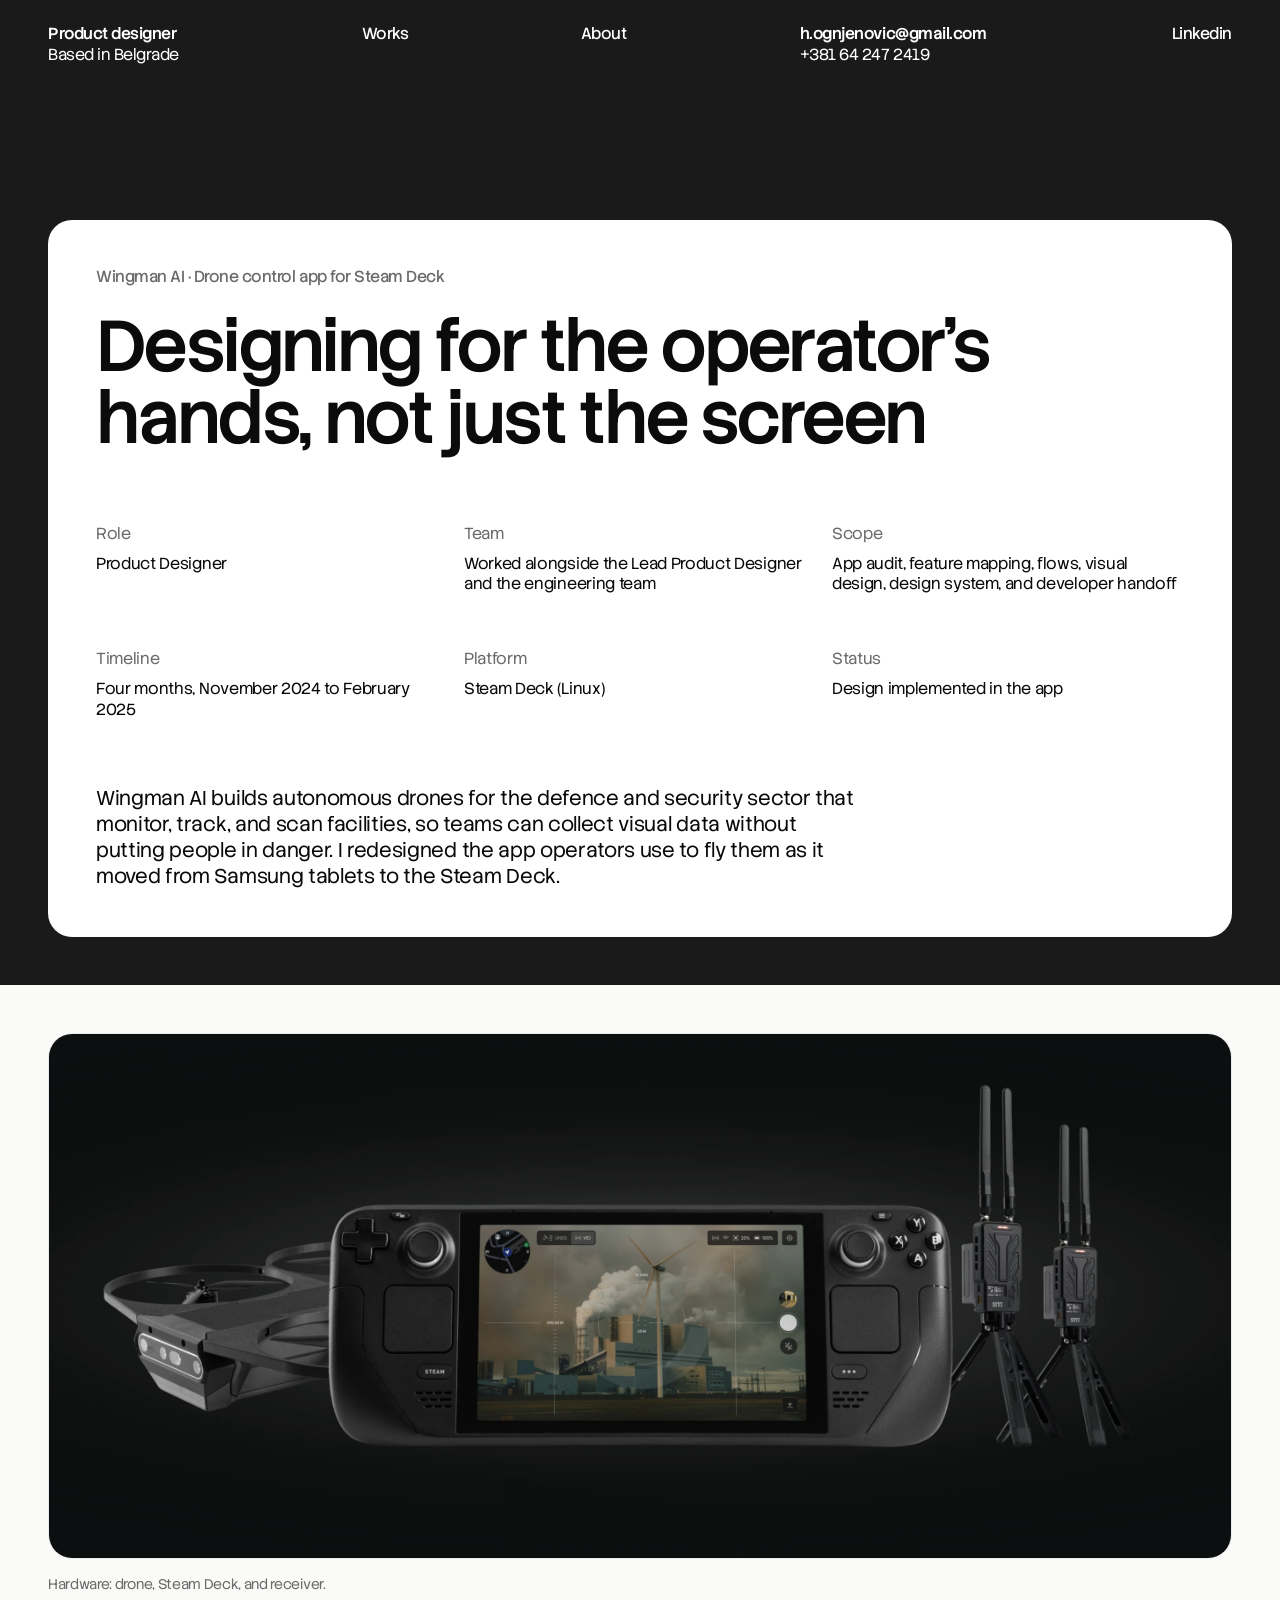
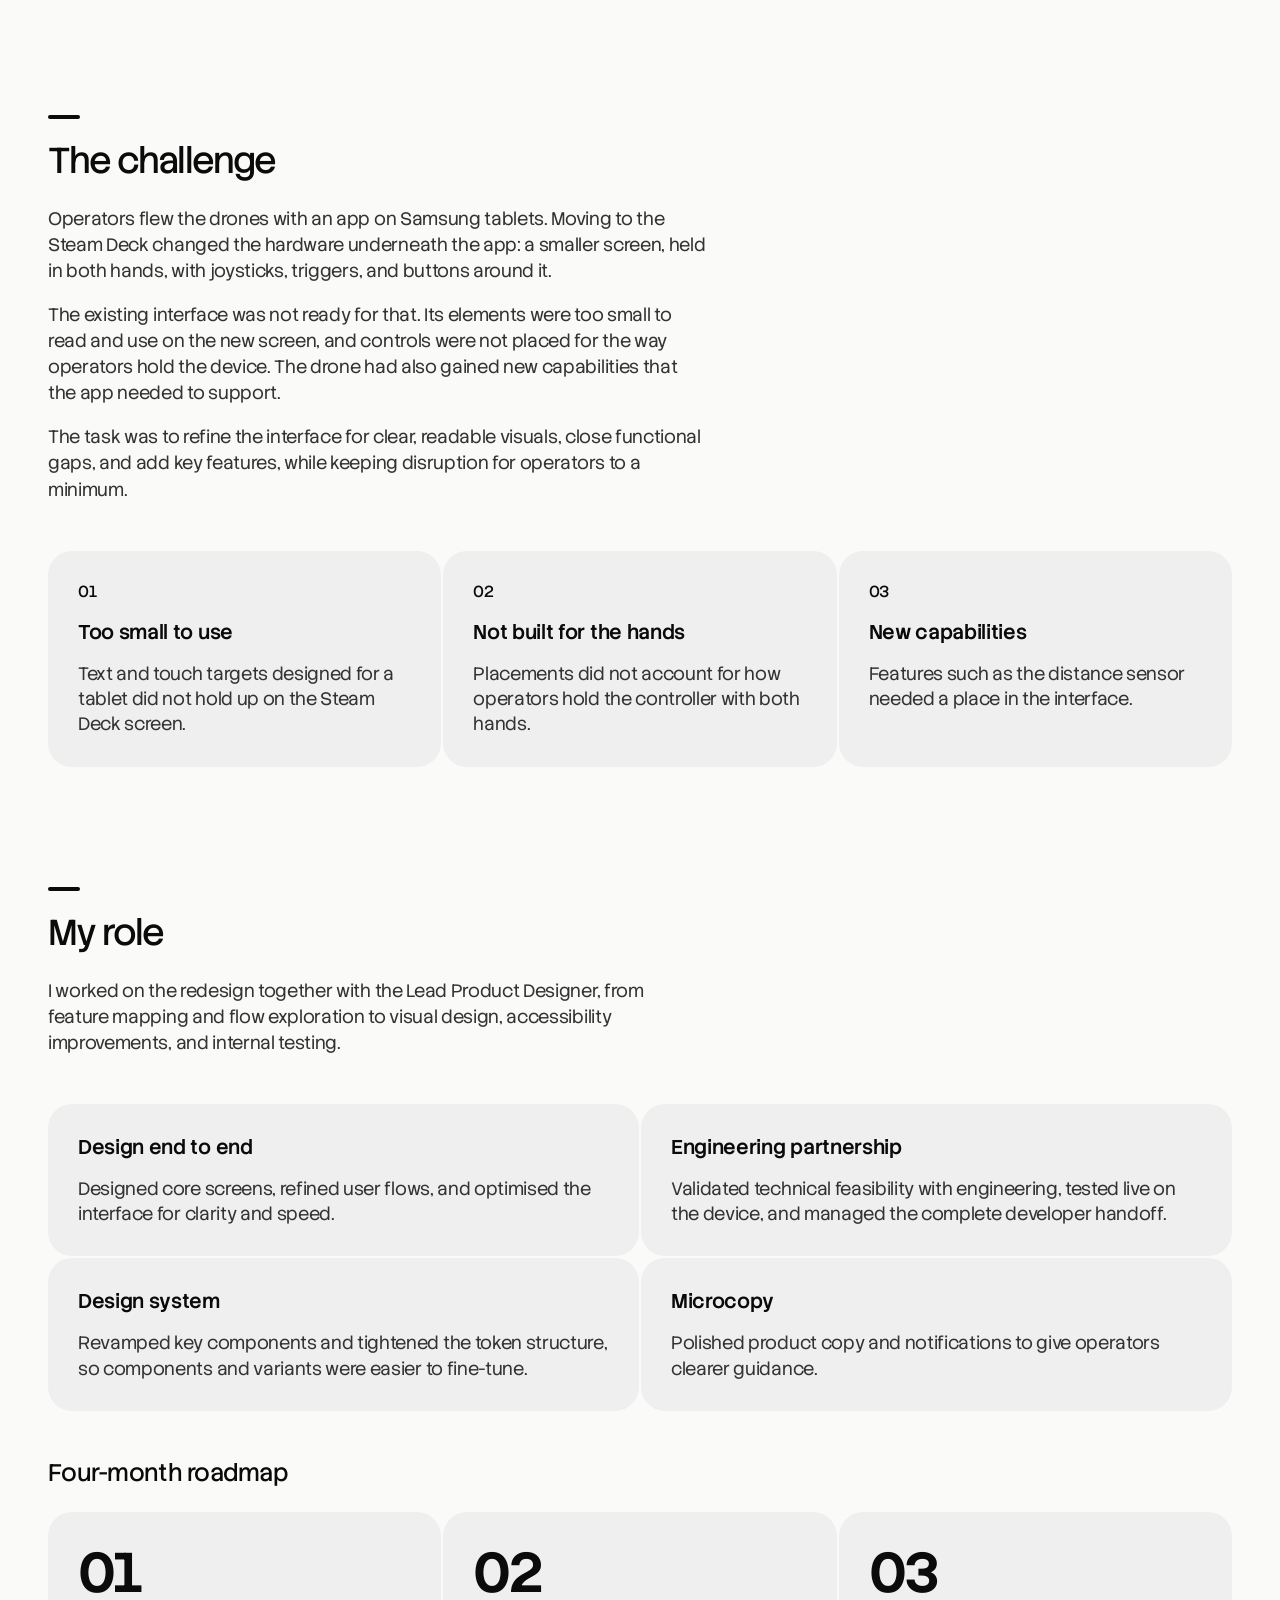
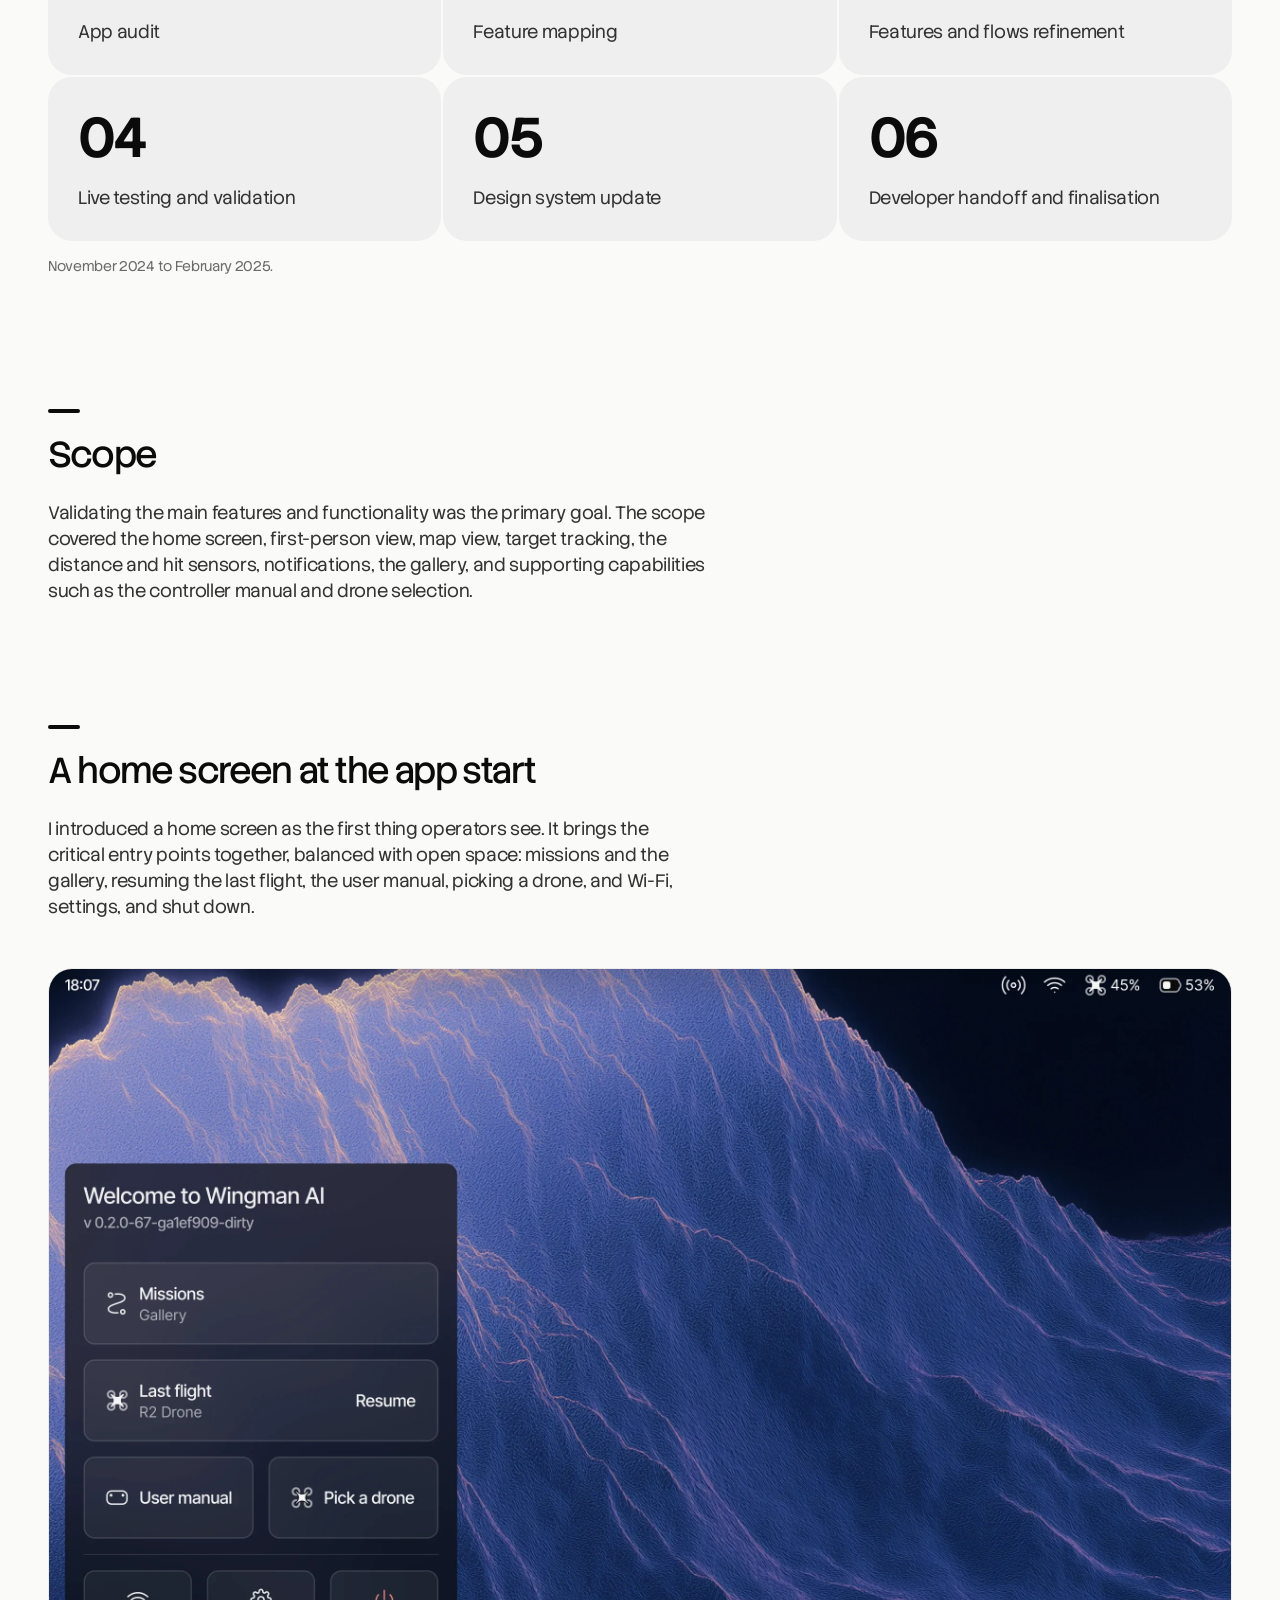
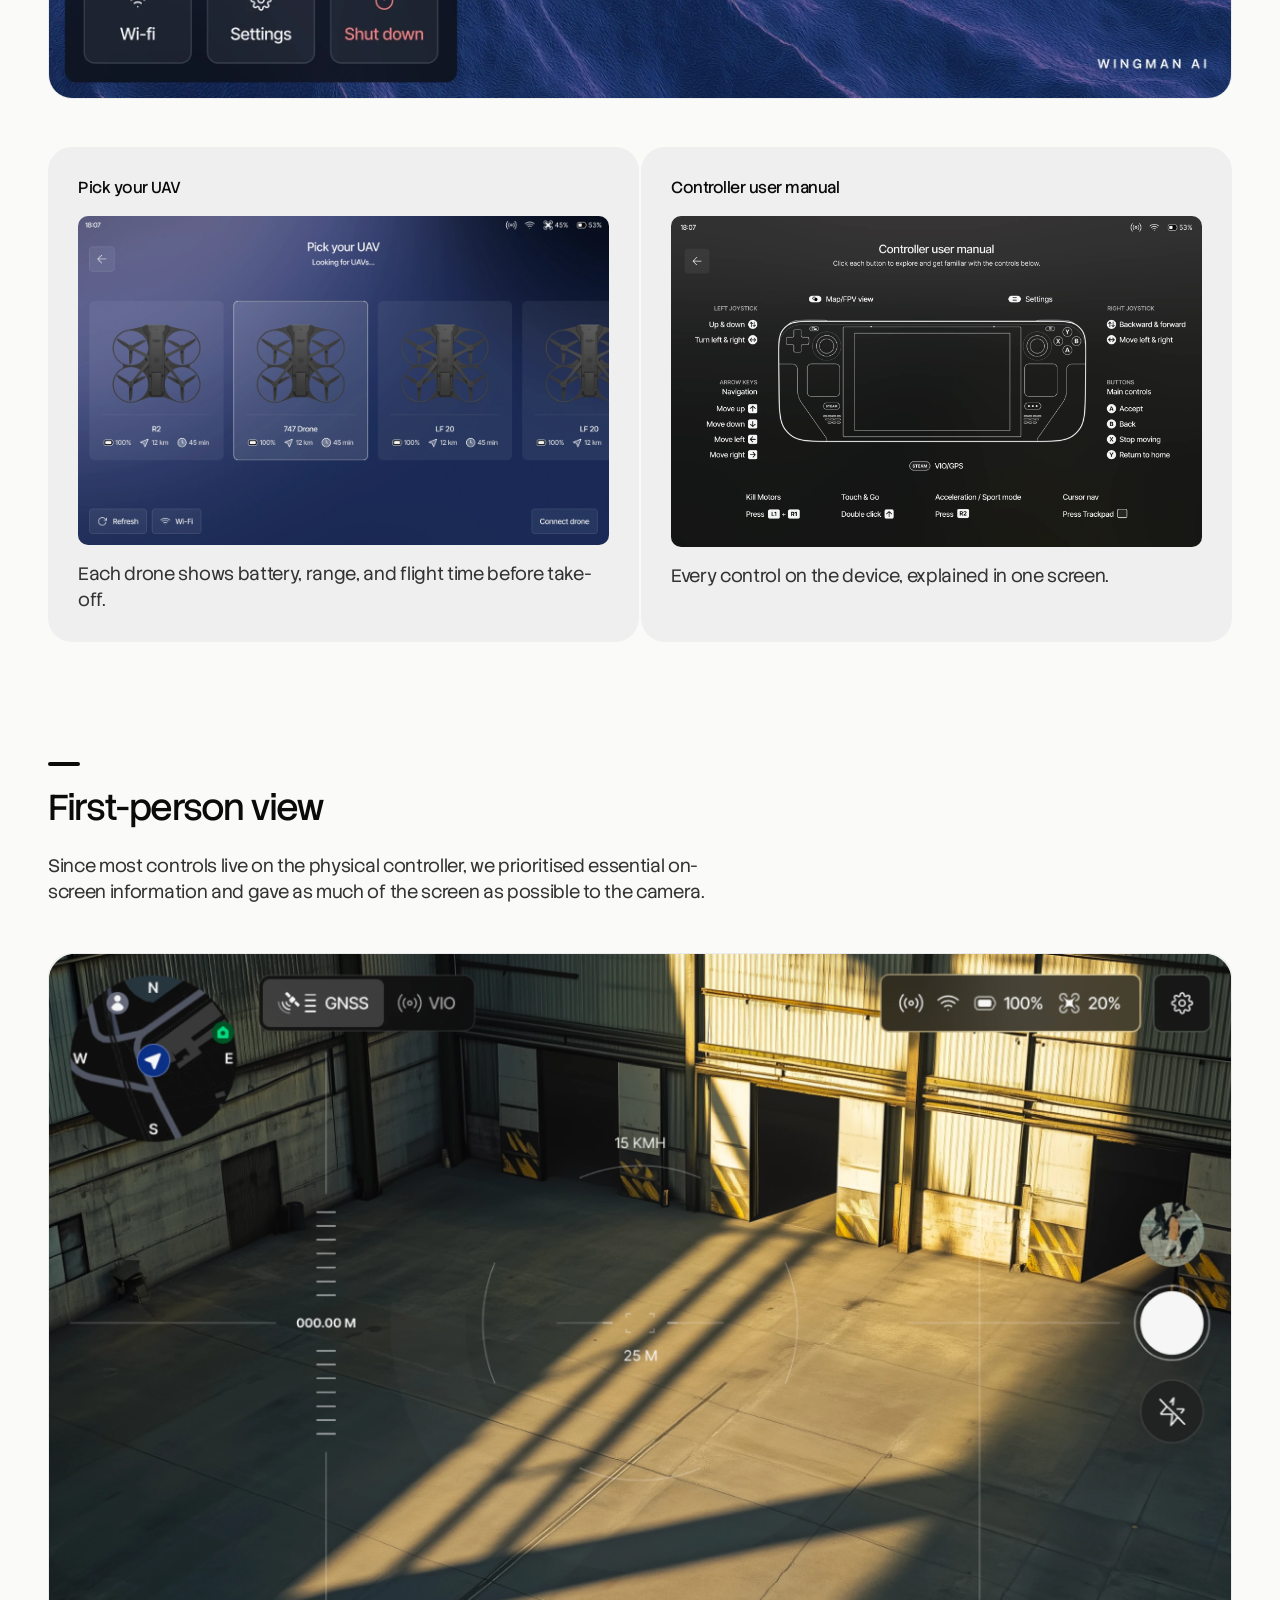
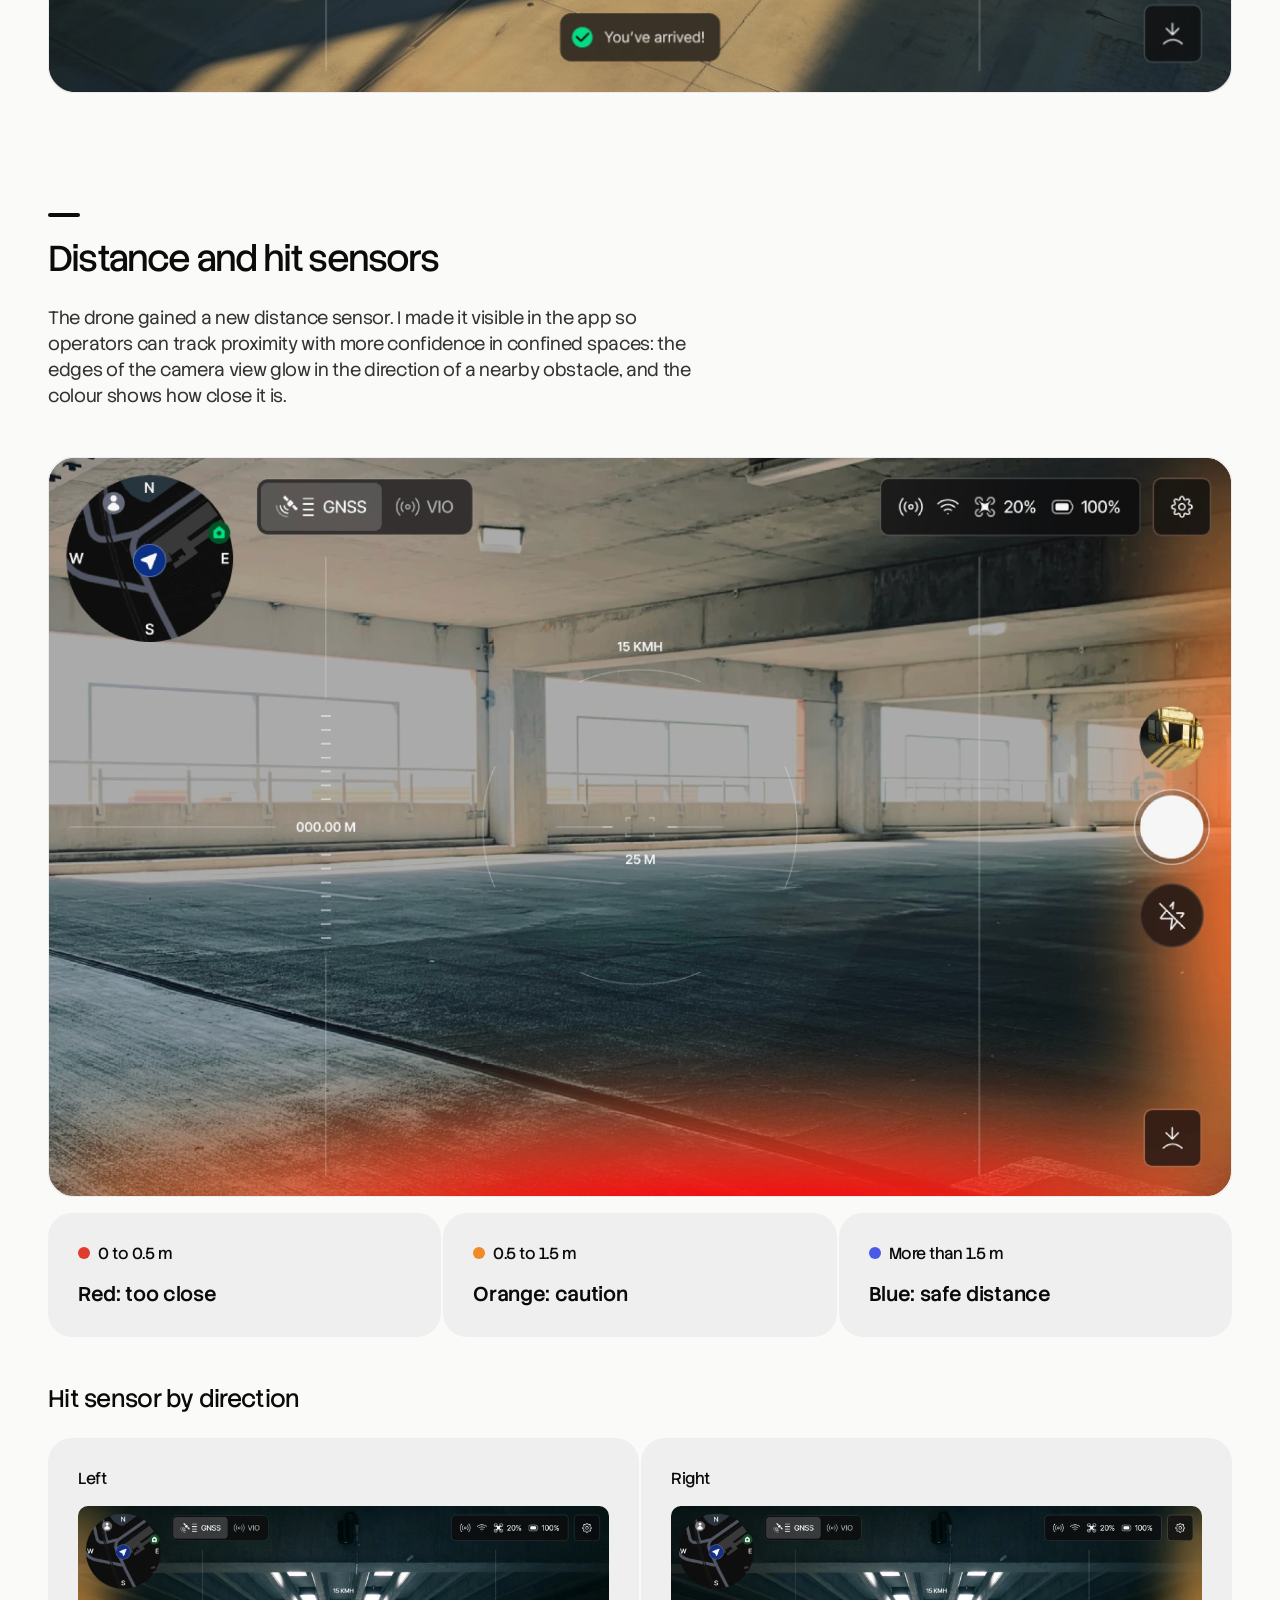
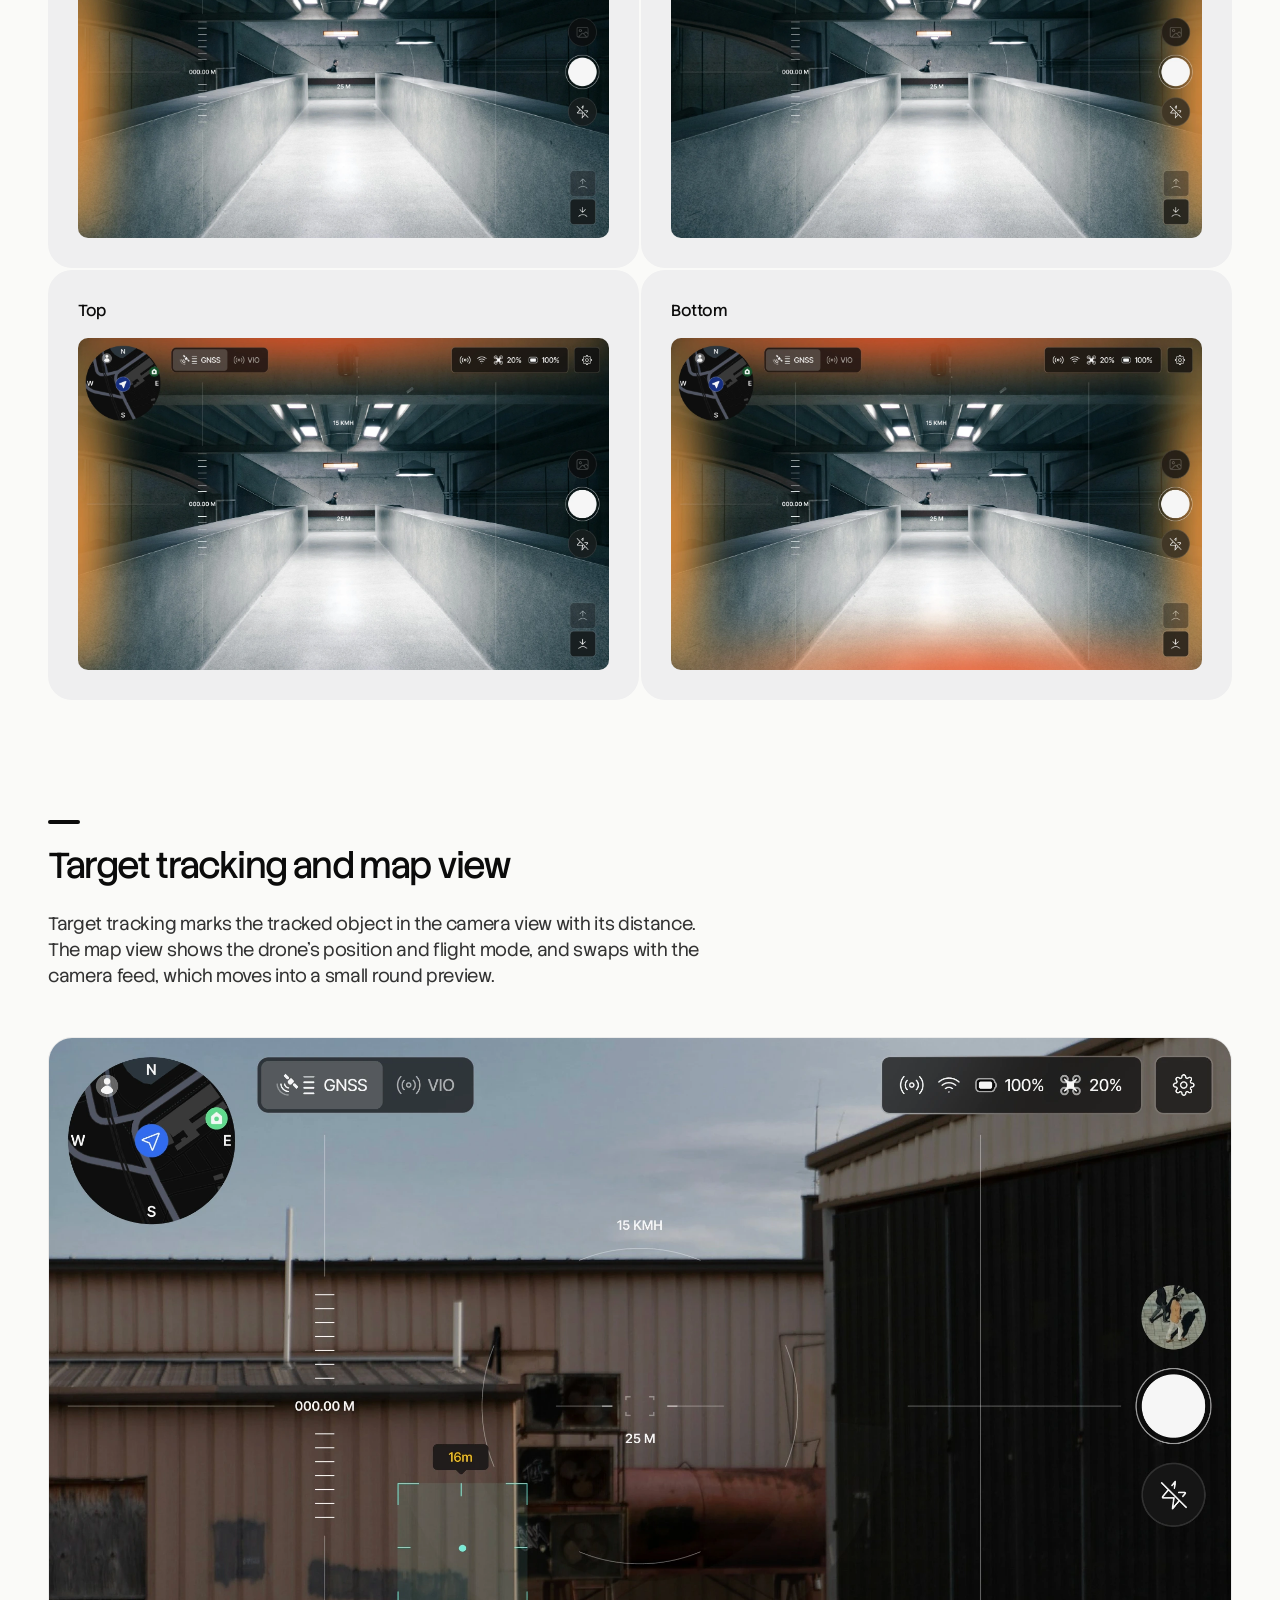
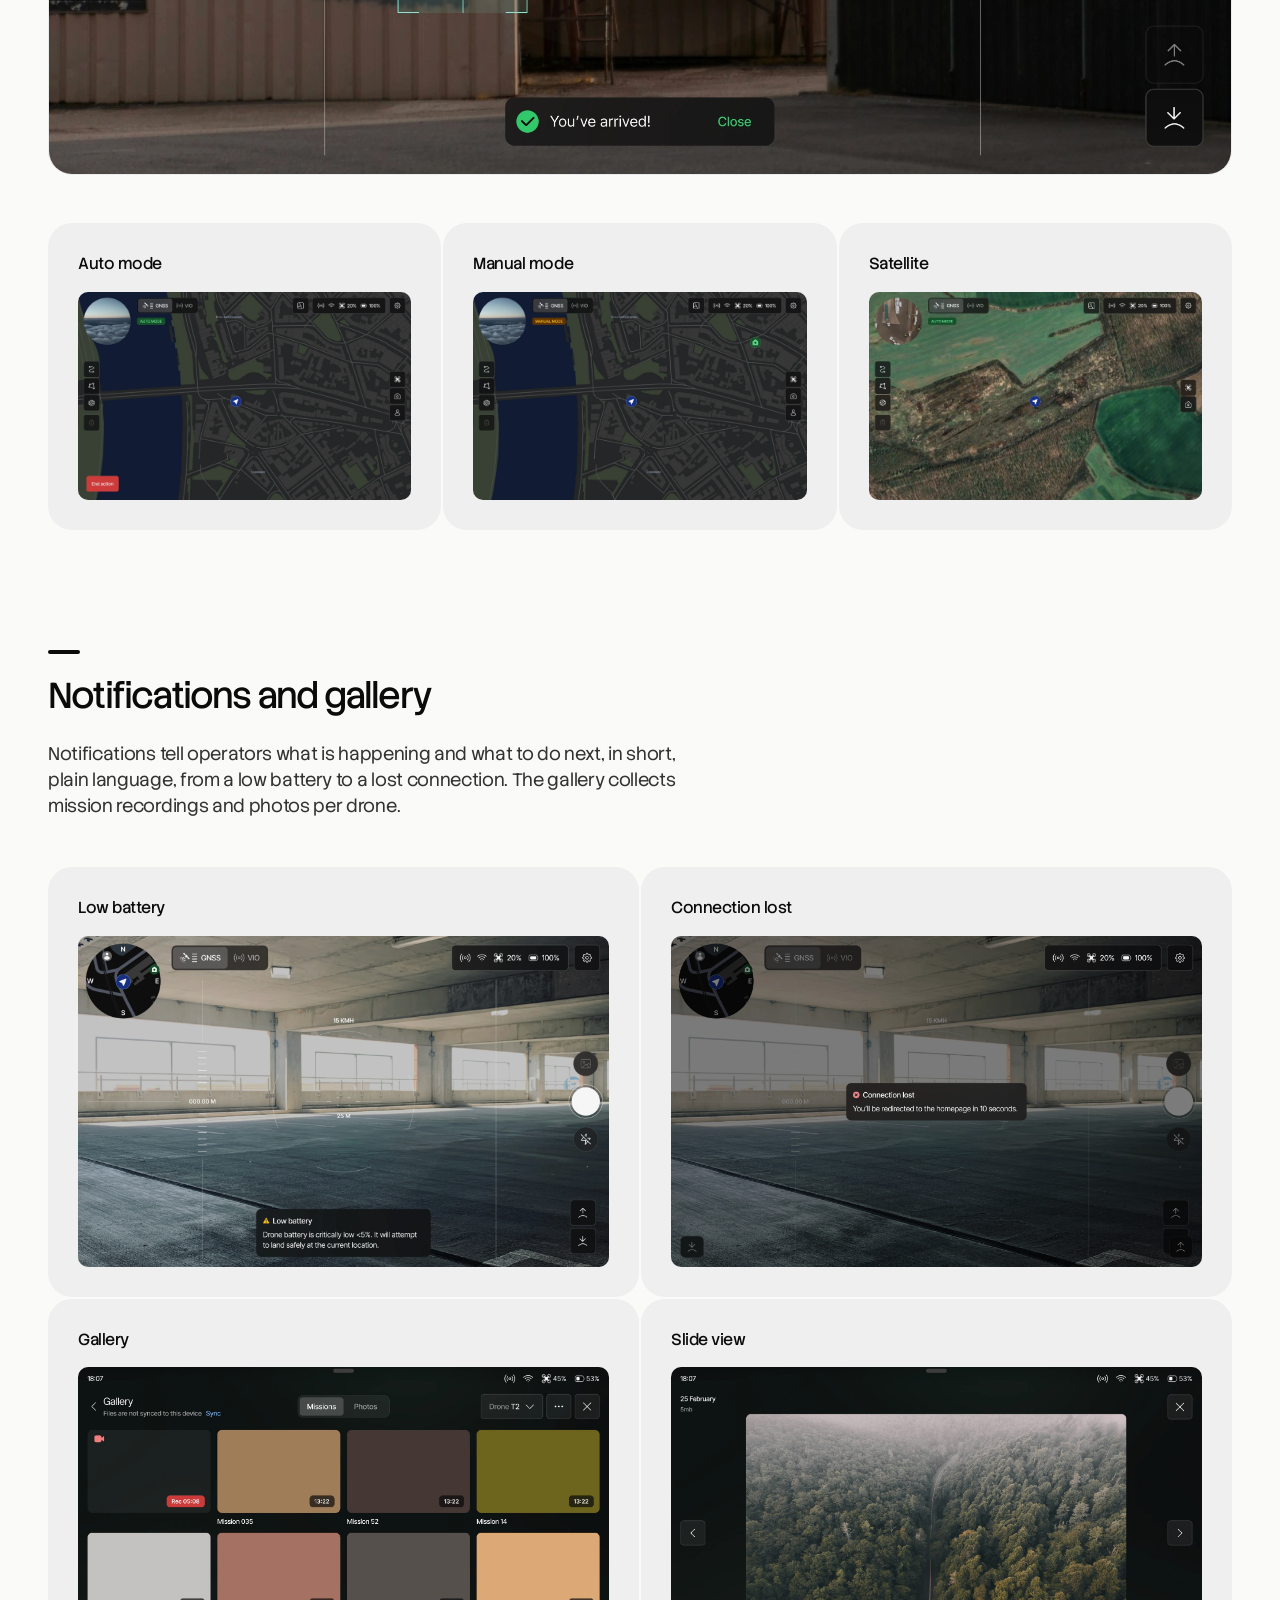
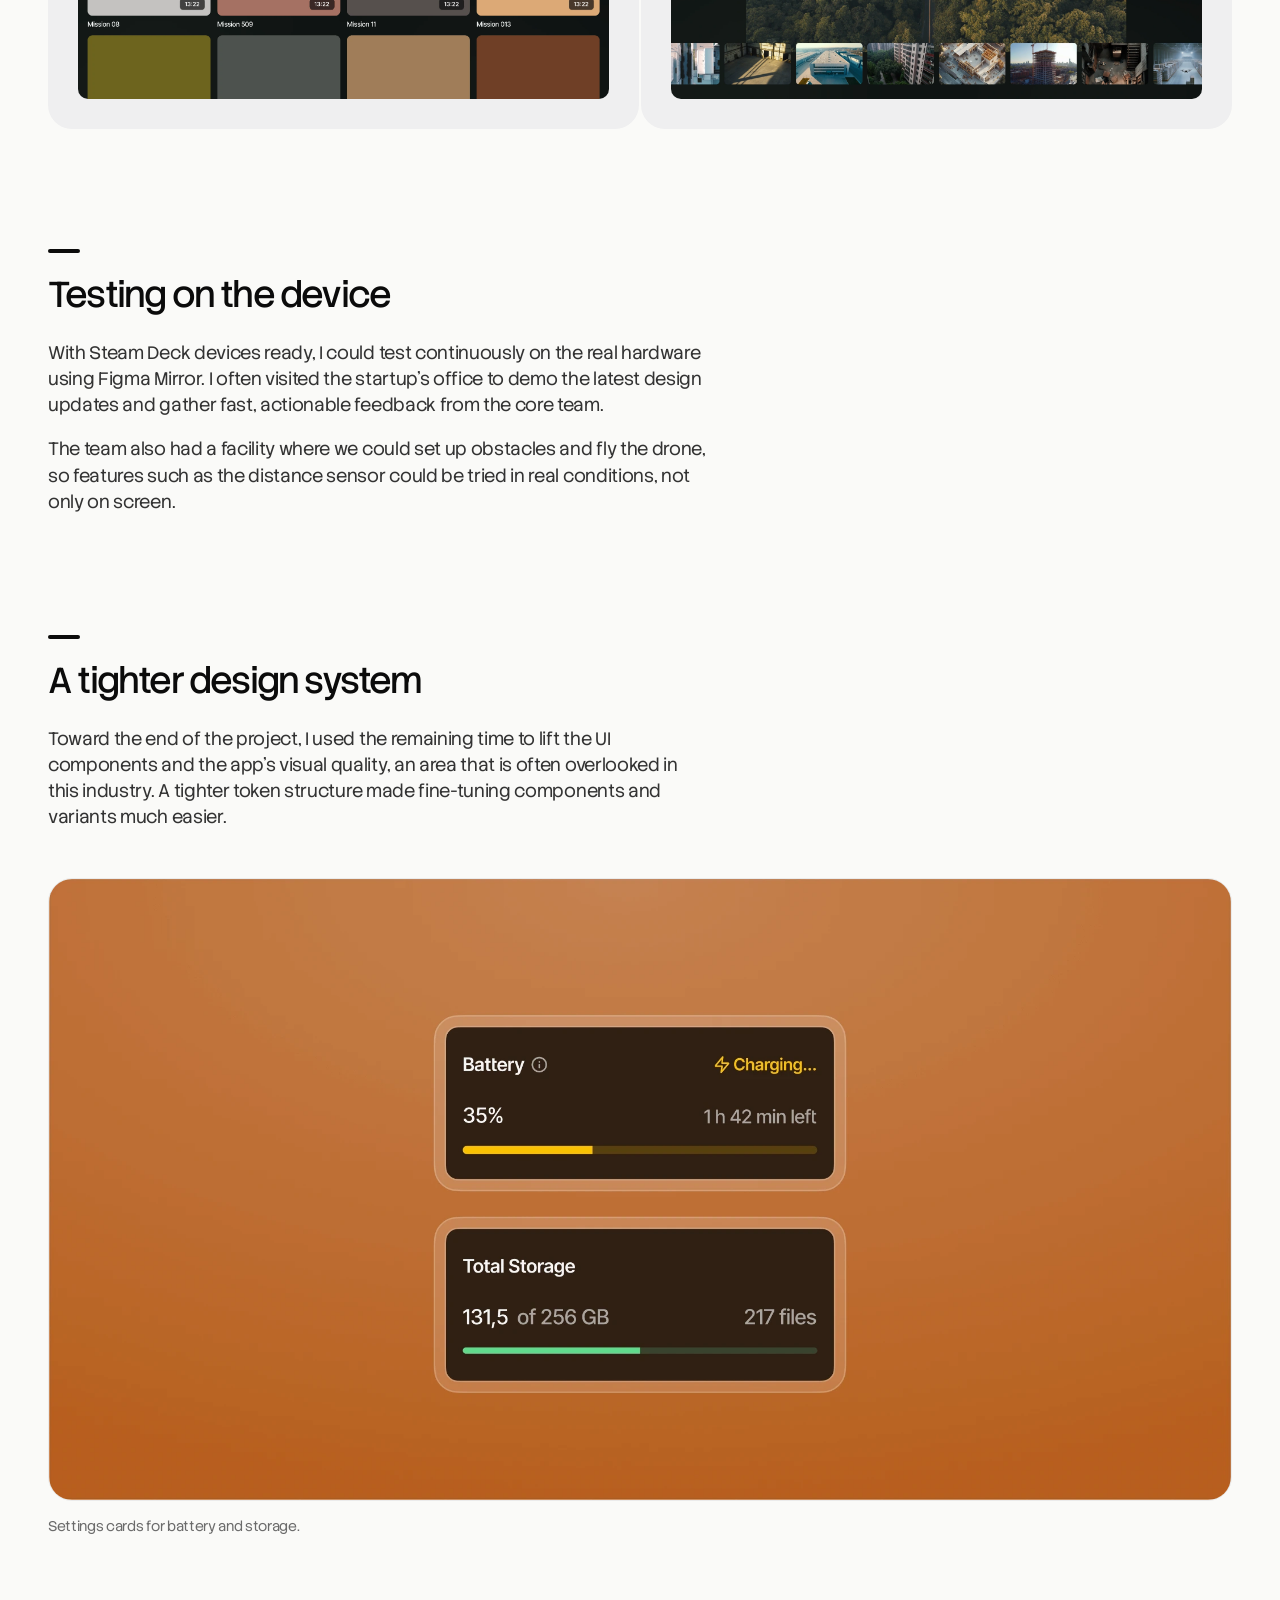
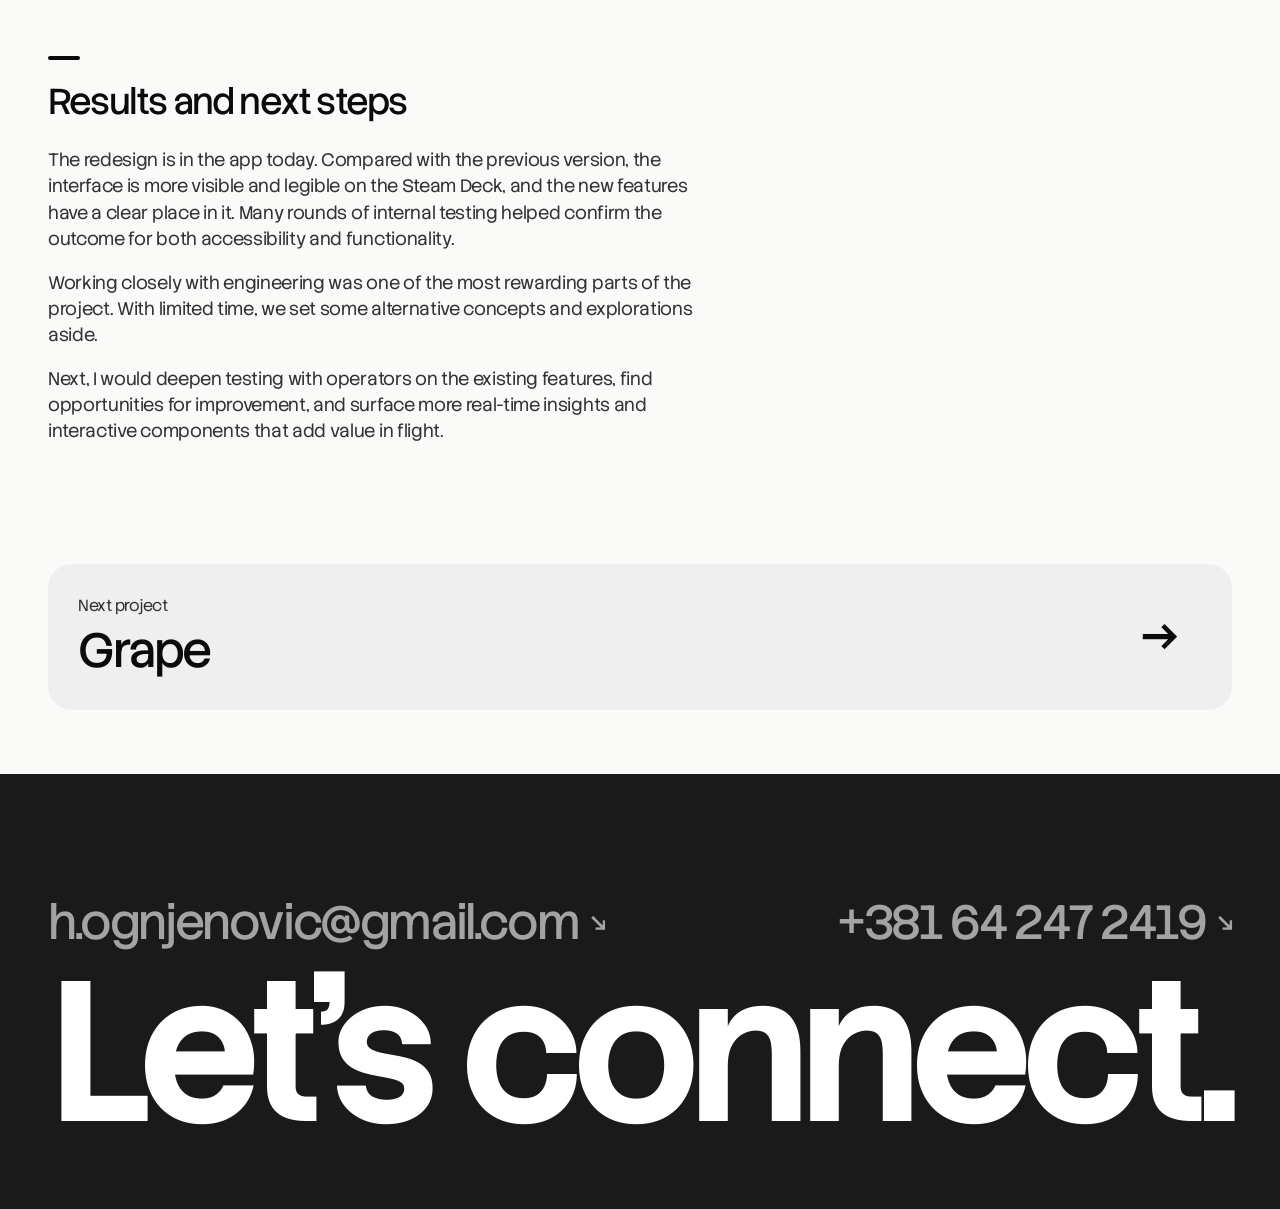
<file: projects/wingman-ai.html>
<!doctype html>
<html lang="en">
<head>
  <meta charset="utf-8">
  <meta name="viewport" content="width=device-width, initial-scale=1">
  <title>Drone control app for Wingman AI — Hana Ognjenovic</title>
  <meta name="description" content="Case study: redesigning Wingman AI’s drone control app for the Steam Deck, from app audit to developer handoff.">
  <link rel="preconnect" href="https://fonts.googleapis.com">
  <link rel="preconnect" href="https://fonts.gstatic.com" crossorigin>
  <link href="https://fonts.googleapis.com/css2?family=Stack+Sans+Text:wght@300;400;500;600;700&display=swap" rel="stylesheet">
  <link rel="stylesheet" href="../css/styles.css?v=20261122a">
  <link rel="icon" type="image/png" sizes="32x32" href="../assets/icons/favicon-32.png">
  <link rel="icon" type="image/png" sizes="64x64" href="../assets/icons/favicon-64.png">
  <link rel="apple-touch-icon" href="../assets/icons/apple-touch-icon.png">
</head>
<body class="case theme-wingman">

  <header class="case__bar">
    <div class="hero__bar">
      <a class="hero__role" href="../index.html"><span class="hero__lead">Product designer</span><br>Based in Belgrade</a>
      <nav class="hero__nav" aria-label="Sections">
        <a href="../index.html#works">Works</a>
        <a href="../index.html#about">About</a>
      </nav>
      <p class="hero__contact">
        <a class="hero__lead" href="mailto:h.ognjenovic@gmail.com">h.ognjenovic@gmail.com</a><br>
        <a href="tel:+381642472419">+381 64 247 2419</a>
      </p>
      <a class="hero__social" href="https://www.linkedin.com/in/hanaognjenovic/" target="_blank" rel="noopener">Linkedin</a>
    </div>
  </header>

  <main class="case__main">

    <!-- Open items for this page: notes/wingman-ai-checklist.md -->

    <!-- TITLE, SNAPSHOT, SUMMARY -->
    <div class="case__top">
      <section class="case__card">
        <p class="case__eyebrow">Wingman AI · Drone control app for Steam Deck</p>
        <h1 class="case__title case__title--long">Designing for the operator’s hands, not just the screen</h1>
        <dl class="case__facts case__facts--six">
          <div><dt>Role</dt><dd>Product Designer</dd></div>
          <div><dt>Team</dt><dd>Worked alongside the Lead Product Designer and the engineering team</dd></div>
          <div><dt>Scope</dt><dd>App audit, feature mapping, flows, visual design, design system, and developer handoff</dd></div>
          <div><dt>Timeline</dt><dd>Four months, November 2024 to February 2025</dd></div>
          <div><dt>Platform</dt><dd>Steam Deck (Linux)</dd></div>
          <div><dt>Status</dt><dd>Design implemented in the app</dd></div>
        </dl>
        <p class="case__intro case__intro--lead">Wingman AI builds autonomous drones for the defence and security sector that monitor, track, and scan facilities, so teams can collect visual data without putting people in danger. I redesigned the app operators use to fly them as it moved from Samsung tablets to the Steam Deck.</p>
      </section>
    </div>

    <!-- VISUAL 1: hardware line-up -->
    <figure class="screen screen--hero">
      <img src="../assets/wingman-ai/hardware.webp?v=2" width="2688" height="1192" alt="The hardware the app runs with: a Wingman drone, a Steam Deck showing the first-person camera view of a power plant, and two radio receivers on tripods.">
      <figcaption class="case__note">Hardware: drone, Steam Deck, and receiver.</figcaption>
    </figure>

    <!-- THE CHALLENGE -->
    <section class="case__section">
      <div class="case__text">
        <h2>The challenge</h2>
        <p>Operators flew the drones with an app on Samsung tablets. Moving to the Steam Deck changed the hardware underneath the app: a smaller screen, held in both hands, with joysticks, triggers, and buttons around it.</p>
        <p>The existing interface was not ready for that. Its elements were too small to read and use on the new screen, and controls were not placed for the way operators hold the device. The drone had also gained new capabilities that the app needed to support.</p>
        <p>The task was to refine the interface for clear, readable visuals, close functional gaps, and add key features, while keeping disruption for operators to a minimum.</p>
      </div>

      <div class="panels panels--3">
        <div class="panel">
          <p class="panel__label">01</p>
          <p class="panel__title">Too small to use</p>
          <p>Text and touch targets designed for a tablet did not hold up on the Steam Deck screen.</p>
        </div>
        <div class="panel">
          <p class="panel__label">02</p>
          <p class="panel__title">Not built for the hands</p>
          <p>Placements did not account for how operators hold the controller with both hands.</p>
        </div>
        <div class="panel">
          <p class="panel__label">03</p>
          <p class="panel__title">New capabilities</p>
          <p>Features such as the distance sensor needed a place in the interface.</p>
        </div>
      </div>
    </section>

    <!-- MY ROLE -->
    <section class="case__section">
      <div class="case__text">
        <h2>My role</h2>
        <p>I worked on the redesign together with the Lead Product Designer, from feature mapping and flow exploration to visual design, accessibility improvements, and internal testing.</p>
      </div>

      <div class="panels">
        <div class="panel">
          <p class="panel__title">Design end to end</p>
          <p>Designed core screens, refined user flows, and optimised the interface for clarity and speed.</p>
        </div>
        <div class="panel">
          <p class="panel__title">Engineering partnership</p>
          <p>Validated technical feasibility with engineering, tested live on the device, and managed the complete developer handoff.</p>
        </div>
        <div class="panel">
          <p class="panel__title">Design system</p>
          <p>Revamped key components and tightened the token structure, so components and variants were easier to fine-tune.</p>
        </div>
        <div class="panel">
          <p class="panel__title">Microcopy</p>
          <p>Polished product copy and notifications to give operators clearer guidance.</p>
        </div>
      </div>

      <div class="case__text case__text--heading"><h3>Four-month roadmap</h3></div>
      <ol class="panels panels--3">
        <li class="panel"><p class="metric__value">01</p><p>App audit</p></li>
        <li class="panel"><p class="metric__value">02</p><p>Feature mapping</p></li>
        <li class="panel"><p class="metric__value">03</p><p>Features and flows refinement</p></li>
        <li class="panel"><p class="metric__value">04</p><p>Live testing and validation</p></li>
        <li class="panel"><p class="metric__value">05</p><p>Design system update</p></li>
        <li class="panel"><p class="metric__value">06</p><p>Developer handoff and finalisation</p></li>
      </ol>
      <p class="case__note">November 2024 to February 2025.</p>
    </section>

    <!-- SCOPE -->
    <section class="case__section">
      <div class="case__text">
        <h2>Scope</h2>
        <p>Validating the main features and functionality was the primary goal. The scope covered the home screen, first-person view, map view, target tracking, the distance and hit sensors, notifications, the gallery, and supporting capabilities such as the controller manual and drone selection.</p>
      </div>
    </section>

    <!-- HOME SCREEN -->
    <section class="case__section">
      <div class="case__text">
        <h2>A home screen at the app start</h2>
        <p>I introduced a home screen as the first thing operators see. It brings the critical entry points together, balanced with open space: missions and the gallery, resuming the last flight, the user manual, picking a drone, and Wi-Fi, settings, and shut down.</p>
      </div>
      <figure class="screen screen--hero">
        <img src="../assets/wingman-ai/home.webp?v=2" width="2496" height="1540" alt="The home screen: a panel titled Welcome to Wingman AI with Missions and Gallery, Last flight with Resume, User manual, Pick a drone, and Wi-fi, Settings and Shut down buttons, over an abstract blue and violet landscape." loading="lazy">
      </figure>

      <div class="panels">
        <figure class="panel screen">
          <figcaption class="panel__label">Pick your UAV</figcaption>
          <img class="shot-img" src="../assets/wingman-ai/drone-picker.webp" width="2496" height="1549" alt="Pick your UAV, looking for UAVs: a row of drone cards, R2, 747 Drone (selected) and LF 20, each with battery level, range and flight time, with Refresh, Wi-Fi and Connect drone buttons." loading="lazy">
          <figcaption>Each drone shows battery, range, and flight time before take-off.</figcaption>
        </figure>
        <figure class="panel screen">
          <figcaption class="panel__label">Controller user manual</figcaption>
          <img class="shot-img" src="../assets/wingman-ai/controller-manual.webp" width="1858" height="1160" alt="Controller user manual: an outline of the Steam Deck with every joystick, arrow key and button labelled, such as A accept, B back, X stop moving, Y return to home, and shortcuts for kill motors, touch and go, sport mode and cursor navigation." loading="lazy">
          <figcaption>Every control on the device, explained in one screen.</figcaption>
        </figure>
      </div>
    </section>

    <!-- FIRST-PERSON VIEW -->
    <section class="case__section">
      <div class="case__text">
        <h2>First-person view</h2>
        <p>Since most controls live on the physical controller, we prioritised essential on-screen information and gave as much of the screen as possible to the camera.</p>
      </div>
      <figure class="screen screen--hero">
        <img src="../assets/wingman-ai/first-person-view.webp" width="2422" height="1513" alt="First-person camera view inside a warehouse: a round mini-map with compass in the top left, GNSS and VIO toggles, signal, Wi-Fi and battery status, speed and altitude readouts around a central reticle, a shutter button, and a You’ve arrived message at the bottom." loading="lazy">
      </figure>
    </section>

    <!-- SENSORS -->
    <section class="case__section">
      <div class="case__text">
        <h2>Distance and hit sensors</h2>
        <p>The drone gained a new distance sensor. I made it visible in the app so operators can track proximity with more confidence in confined spaces: the edges of the camera view glow in the direction of a nearby obstacle, and the colour shows how close it is.</p>
      </div>
      <figure class="screen screen--hero">
        <img src="../assets/wingman-ai/distance-sensor.webp" width="1987" height="1240" alt="First-person view in a parking garage with a red glow along the bottom edge and an orange glow on the right edge, showing obstacles close below and to the right." loading="lazy">
      </figure>

      <div class="panels panels--3 panels--attached">
        <div class="panel">
          <p class="panel__label"><span class="zone zone--near" aria-hidden="true"></span>0 to 0.5 m</p>
          <p class="panel__title">Red: too close</p>
        </div>
        <div class="panel">
          <p class="panel__label"><span class="zone zone--mid" aria-hidden="true"></span>0.5 to 1.5 m</p>
          <p class="panel__title">Orange: caution</p>
        </div>
        <div class="panel">
          <p class="panel__label"><span class="zone zone--far" aria-hidden="true"></span>More than 1.5 m</p>
          <p class="panel__title">Blue: safe distance</p>
        </div>
      </div>

      <div class="case__text case__text--heading"><h3>Hit sensor by direction</h3></div>
      <div class="panels">
        <figure class="panel screen">
          <figcaption class="panel__label">Left</figcaption>
          <img class="shot-img" src="../assets/wingman-ai/hit-left.webp" width="1638" height="1022" alt="First-person view down a concrete walkway with an orange glow on the left edge." loading="lazy">
        </figure>
        <figure class="panel screen">
          <figcaption class="panel__label">Right</figcaption>
          <img class="shot-img" src="../assets/wingman-ai/hit-right.webp" width="1637" height="1022" alt="The same view with an orange glow on the right edge." loading="lazy">
        </figure>
        <figure class="panel screen">
          <figcaption class="panel__label">Top</figcaption>
          <img class="shot-img" src="../assets/wingman-ai/hit-top.webp" width="1664" height="1039" alt="The same view with an orange and red glow along the top edge." loading="lazy">
        </figure>
        <figure class="panel screen">
          <figcaption class="panel__label">Bottom</figcaption>
          <img class="shot-img" src="../assets/wingman-ai/hit-bottom.webp" width="1664" height="1039" alt="The same view with an orange and red glow along the bottom edge." loading="lazy">
        </figure>
      </div>
    </section>

    <!-- TARGET TRACKING AND MAP -->
    <section class="case__section">
      <div class="case__text">
        <h2>Target tracking and map view</h2>
        <p>Target tracking marks the tracked object in the camera view with its distance. The map view shows the drone’s position and flight mode, and swaps with the camera feed, which moves into a small round preview.</p>
      </div>
      <figure class="screen screen--hero">
        <img src="../assets/wingman-ai/target-tracking.webp?v=2" width="2286" height="1424" alt="First-person view of industrial buildings with a green tracking box around a target labelled 16 m, and a You’ve arrived message with a Close button." loading="lazy">
      </figure>

      <div class="panels panels--3">
        <figure class="panel screen">
          <figcaption class="panel__label">Auto mode</figcaption>
          <img class="shot-img" src="../assets/wingman-ai/map-auto.webp" width="1687" height="1053" alt="Dark street map with the drone as a blue arrow, an Auto mode badge, the camera feed in a round preview, side tools, and a red End action button." loading="lazy">
        </figure>
        <figure class="panel screen">
          <figcaption class="panel__label">Manual mode</figcaption>
          <img class="shot-img" src="../assets/wingman-ai/map-manual.webp" width="1687" height="1053" alt="The same map with a Manual mode badge and a green home marker." loading="lazy">
        </figure>
        <figure class="panel screen">
          <figcaption class="panel__label">Satellite</figcaption>
          <img class="shot-img" src="../assets/wingman-ai/map-satellite.webp" width="1670" height="1042" alt="Satellite map of fields and woodland with the drone as a blue arrow and the camera feed in a round preview." loading="lazy">
        </figure>
      </div>
    </section>

    <!-- NOTIFICATIONS AND GALLERY -->
    <section class="case__section">
      <div class="case__text">
        <h2>Notifications and gallery</h2>
        <p>Notifications tell operators what is happening and what to do next, in short, plain language, from a low battery to a lost connection. The gallery collects mission recordings and photos per drone.</p>
      </div>
      <div class="panels">
        <figure class="panel screen">
          <figcaption class="panel__label">Low battery</figcaption>
          <img class="shot-img" src="../assets/wingman-ai/notification-low-battery.webp" width="1654" height="1032" alt="First-person view with a Low battery notification: Drone battery is critically low, below 5%. It will attempt to land safely at the current location." loading="lazy">
        </figure>
        <figure class="panel screen">
          <figcaption class="panel__label">Connection lost</figcaption>
          <img class="shot-img" src="../assets/wingman-ai/notification-connection-lost.webp" width="1834" height="1144" alt="Dimmed first-person view with a Connection lost notification: You’ll be redirected to the homepage in 10 seconds." loading="lazy">
        </figure>
        <figure class="panel screen">
          <figcaption class="panel__label">Gallery</figcaption>
          <img class="shot-img" src="../assets/wingman-ai/gallery-missions.webp" width="1795" height="1121" alt="Gallery with Missions and Photos tabs, a drone selector set to Drone T2, a sync notice, and a grid of mission recordings, one still recording." loading="lazy">
        </figure>
        <figure class="panel screen">
          <figcaption class="panel__label">Slide view</figcaption>
          <img class="shot-img" src="../assets/wingman-ai/gallery-slide.webp" width="1795" height="1121" alt="A single aerial photo of a forest road in slide view, with its date and size, previous and next arrows, and a strip of thumbnails below." loading="lazy">
        </figure>
      </div>
    </section>

    <!-- TESTING -->
    <section class="case__section">
      <div class="case__text">
        <h2>Testing on the device</h2>
        <p>With Steam Deck devices ready, I could test continuously on the real hardware using Figma Mirror. I often visited the startup’s office to demo the latest design updates and gather fast, actionable feedback from the core team.</p>
        <p>The team also had a facility where we could set up obstacles and fly the drone, so features such as the distance sensor could be tried in real conditions, not only on screen.</p>
      </div>
    </section>

    <!-- DESIGN SYSTEM -->
    <section class="case__section">
      <div class="case__text">
        <h2>A tighter design system</h2>
        <p>Toward the end of the project, I used the remaining time to lift the UI components and the app’s visual quality, an area that is often overlooked in this industry. A tighter token structure made fine-tuning components and variants much easier.</p>
      </div>
      <figure class="screen screen--hero">
        <img src="../assets/wingman-ai/settings-cards.webp?v=2" width="2081" height="1092" alt="Two settings cards on an orange background: Battery, 35%, charging, 1 h 42 min left, with a yellow progress bar; and Total storage, 131.5 of 256 GB, 217 files, with a green progress bar." loading="lazy">
        <figcaption class="case__note">Settings cards for battery and storage.</figcaption>
      </figure>
    </section>

    <!-- RESULTS AND NEXT STEPS -->
    <section class="case__section">
      <div class="case__text">
        <h2>Results and next steps</h2>
        <p>The redesign is in the app today. Compared with the previous version, the interface is more visible and legible on the Steam Deck, and the new features have a clear place in it. Many rounds of internal testing helped confirm the outcome for both accessibility and functionality.</p>
        <p>Working closely with engineering was one of the most rewarding parts of the project. With limited time, we set some alternative concepts and explorations aside.</p>
        <p>Next, I would deepen testing with operators on the existing features, find opportunities for improvement, and surface more real-time insights and interactive components that add value in flight.</p>
      </div>
    </section>

    <nav class="case__next" aria-label="Next project">
      <a class="work-row" href="grape.html">
        <span class="work-row__text">
          <span class="work-row__label">Next project</span>
          <span class="work-row__name">Grape</span>
        </span>
        <span class="work-row__name" aria-hidden="true"><span class="arrow">→</span></span>
      </a>
    </nav>

  </main>

  <footer class="footer" id="contact">
    <div class="footer__contact">
      <a href="mailto:h.ognjenovic@gmail.com">h.ognjenovic@gmail.com <span class="arrow arrow--diag" aria-hidden="true">→</span></a>
      <a href="tel:+381642472419">+381 64 247 2419 <span class="arrow arrow--diag" aria-hidden="true">→</span></a>
    </div>
    <p class="footer__name"><span data-fit>Let’s connect.</span></p>
  </footer>

  <script src="../js/main.js?v=20261122a"></script>
</body>
</html>
</file>
<file: css/styles.css>
/* ==========================================================================
   Design tokens
   Measured from the reference site at 1440px (desktop) and 347px (phone).
   Change values here first; everything below reads from them.
   See styleguide.html for a visual overview.
   ========================================================================== */
:root {
  /* Colour */
  --color-primary: #000bab;
  --color-primary-bright: #1b1fd2;
  --color-primary-deep: #000550;
  --hero-core: #000224;
  --hero-grain: url("data:image/svg+xml,%3Csvg xmlns='http://www.w3.org/2000/svg' width='300' height='300'%3E%3Cfilter id='d'%3E%3CfeTurbulence type='fractalNoise' baseFrequency='0.9' numOctaves='3' seed='4' stitchTiles='stitch'/%3E%3CfeColorMatrix values='0 0 0 0 0.02  0 0 0 0 0.02  0 0 0 0 0.16  3.4 0 0 0 -1.32'/%3E%3C/filter%3E%3Cfilter id='l'%3E%3CfeTurbulence type='fractalNoise' baseFrequency='1.15' numOctaves='2' seed='9' stitchTiles='stitch'/%3E%3CfeColorMatrix values='0 0 0 0 0.3  0 0 0 0 0.36  0 0 0 0 0.95  0 2.4 0 0 -1.2'/%3E%3C/filter%3E%3Crect width='100%25' height='100%25' filter='url(%23d)'/%3E%3Crect width='100%25' height='100%25' filter='url(%23l)'/%3E%3C/svg%3E");
  --color-primary-tint: #f5f5ff;
  /* Large type only (24px and up): titles, section headings, metrics, quotes.
     May be lighter than --color-primary, since large text needs 3:1 instead of 4.5:1. */
  --color-display: #000bab;
  /* Small highlights: section heading bars, key numbers */
  --color-highlight: #000bab;
  --color-ink: #0a0a0a;
  --color-ink-soft: #333333;
  --color-ink-faint: #6b6b6b;
  --color-muted: #b8b8b8;
  --color-line: #ebebeb;
  --color-bg: #ffffff;
  /* Site shell: case study top band and footer, the same on every page */
  --color-shell: #1a1a1a;
  --color-on-primary: #ffffff;
  --color-on-primary-soft: #ededed;
  --color-on-primary-dim: rgba(255, 255, 255, 0.6);

  /* Typeface */
  --font-sans: "Stack Sans Text", "Helvetica Neue", Helvetica, Arial, sans-serif;
  --weight-light: 300;
  --weight-regular: 400;
  --weight-medium: 500;
  --weight-semibold: 600;
  --weight-bold: 700;

  /* Type scale: desktop values; tablet and phone values are set below the tokens */
  --text-case-title: 120px;
  --text-h1: 56px;
  --text-h2: 48px;
  --text-h3: 36px;
  --text-tile: 20px;
  --text-body: 16px;
  --text-label: 16px;
  /* Running text in case studies and About */
  --text-reading: 18px;

  --leading-display: 1.12;
  --leading-h1: 1.1;
  --leading-heading: 1.2;
  --leading-tile: 1.6;
  --leading-body: 1.1;
  --leading-label: 1.5;

  --tracking-display: -0.07em;
  --tracking-heading: -0.05em;
  --tracking-label: -0.03em;
  --tracking-body: -0.02em;

  /* Spacing scale (named by pixel value) */
  --space-2: 2px;
  --space-4: 4px;
  --space-8: 8px;
  --space-10: 10px;
  --space-12: 12px;
  --space-16: 16px;
  --space-20: 20px;
  --space-24: 24px;
  --space-30: 30px;
  --space-40: 40px;
  --space-48: 48px;
  --space-64: 64px;
  --space-100: 100px;
  --space-120: 120px;
  --space-200: 200px;

  /* Layout */
  --gutter: 48px;
  /* Widest the case study content gets; wider screens add margin instead */
  --content-max: 1344px;
  --section-gap: 120px;
  --block-gap: 180px;
  --tile-height: 128px;
  --case-top: 220px;
  --card-gap: var(--space-4);
  --tile-gap: var(--space-2);

  /* Shape */
  --radius-lg: 24px;
  --radius-sm: 10px;
}

/* ---------- Colour themes ----------
   Each theme overrides the accent colours. Add a class to <body> to apply one. */
.theme-neutral {
  --color-primary: #1a1a1a;
  --color-primary-bright: #3d3d3b;
  --color-primary-deep: #050505;
  --color-primary-tint: #f3f3f1;
  --color-display: #1a1a1a;
  --color-highlight: #1a1a1a;
  --hero-core: #000000;
  --hero-grain: url("data:image/svg+xml,%3Csvg xmlns='http://www.w3.org/2000/svg' width='300' height='300'%3E%3Cfilter id='d'%3E%3CfeTurbulence type='fractalNoise' baseFrequency='0.9' numOctaves='3' seed='4' stitchTiles='stitch'/%3E%3CfeColorMatrix values='0 0 0 0 0  0 0 0 0 0  0 0 0 0 0  3.4 0 0 0 -1.32'/%3E%3C/filter%3E%3Cfilter id='l'%3E%3CfeTurbulence type='fractalNoise' baseFrequency='1.15' numOctaves='2' seed='9' stitchTiles='stitch'/%3E%3CfeColorMatrix values='0 0 0 0 0.5  0 0 0 0 0.5  0 0 0 0 0.48  0 1.9 0 0 -1.02'/%3E%3C/filter%3E%3Crect width='100%25' height='100%25' filter='url(%23d)'/%3E%3Crect width='100%25' height='100%25' filter='url(%23l)'/%3E%3C/svg%3E");
}

/* JobCloud brand details on the neutral shell: Blackberry for headings, accent text and
   highlighted blocks; Raspberry as the highlight (heading bars, key numbers) */
.theme-jobcloud {
  --color-primary: #321e50;
  --color-primary-tint: #f3f3f1;
  --color-display: #321e50;
  --color-highlight: #fa463c;
}

/* Grape (FullMoon): black headings and accents on neutral grey cards, until a brand colour is chosen */
.theme-grape {
  --color-primary: #0b0b0b;
  --color-primary-tint: #f3f3f1;
  --color-display: #0b0b0b;
  --color-highlight: #0b0b0b;
}

/* Wingman AI: black and white, from the app's neutral scale (900 #0b0b0b, 100 #efeff0) */
.theme-wingman {
  --color-primary: #0b0b0b;
  --color-primary-tint: #efeff0;
  --color-display: #0b0b0b;
  --color-highlight: #0b0b0b;
}

/* Breakpoints: phone up to 809px, tablet 810-1199px, desktop from 1200px */
@media (max-width: 1199px) {
  :root {
    --text-case-title: 80px;
    --case-top: 200px;
    --text-h1: 36px;
    --text-h2: 36px;
    --text-h3: 32px;
    --text-tile: 18px;
    --block-gap: 120px;
    --tile-height: 104px;
  }
}

@media (max-width: 809px) {
  :root {
    --gutter: 16px;
    --text-case-title: 48px;
    --case-top: 180px;
    --text-h1: 30px;
    --text-h2: 30px;
    --text-h3: 24px;
    --text-tile: 14px;
    --section-gap: 64px;
    --block-gap: 64px;
    --tile-height: 86px;
  }
}

/* ---------- Base ---------- */
*, *::before, *::after { box-sizing: border-box; }

html { scroll-behavior: smooth; }

body {
  margin: 0;
  background: var(--color-bg);
  color: var(--color-ink);
  font-family: var(--font-sans);
  font-size: var(--text-body);
  font-weight: var(--weight-light);
  line-height: var(--leading-body);
  letter-spacing: var(--tracking-body);
  -webkit-font-smoothing: antialiased;
}

h1, h2, p, ul, dl { margin: 0; }
ul { padding: 0; list-style: none; }
a { color: inherit; text-decoration: none; }
img { display: block; max-width: 100%; }
button { font: inherit; letter-spacing: inherit; color: inherit; background: none; border: 0; padding: 0; cursor: pointer; }

:focus-visible { outline: 2px solid currentColor; outline-offset: 3px; }

@media (prefers-reduced-motion: reduce) {
  html { scroll-behavior: auto; }
  * { transition: none !important; }
}

/* Scroll reveal: js/main.js adds .reveal, then .is-revealed when the element enters the view */
.reveal { opacity: 0; }
.reveal.is-revealed { animation: reveal 0.6s cubic-bezier(0.22, 1, 0.36, 1) var(--reveal-delay, 0ms) both; }
@keyframes reveal {
  from { opacity: 0; transform: translateY(24px); }
  to { opacity: 1; transform: none; }
}

/* ---------- Hero ---------- */
.hero {
  position: relative;
  /* Exactly one screen tall. svh is the visible height with the browser's bars showing,
     which is what a phone displays when the page first loads. */
  height: 100vh;
  height: 100svh;
  min-height: min-content; /* safety net: grow rather than clip on extremely short screens */
  display: flex;
  flex-direction: column;
  justify-content: space-between;
  gap: clamp(16px, 5vh, 48px);
  padding: var(--space-24) var(--gutter) var(--space-48);
  color: var(--color-on-primary);
  overflow: hidden;
  background-color: var(--color-primary);
  /* Heavy grain on top; underneath, the deep shade sits behind the headline (bottom left)
     and fades through the primary colour to the bright shade at the far corner */
  background-image:
    var(--hero-grain),
    radial-gradient(95% 90% at 26% 96%, var(--hero-core) 0%, var(--color-primary-deep) 28%, color-mix(in srgb, var(--color-primary-deep) 80%, transparent) 52%, transparent 100%),
    radial-gradient(70% 70% at 100% 0%, var(--color-primary-bright) 0%, transparent 100%);
  background-size: 300px 300px, cover, cover;
  background-position: 0 0, center, center;
}

.hero__bar {
  display: grid;
  grid-template-columns: 26.5% 18.5% 18.5% 1fr auto;
  align-items: start;
  font-size: clamp(16px, 1.25vw, 18px);
  font-weight: var(--weight-regular);
  line-height: 1.3;
  letter-spacing: var(--tracking-label);
}

.hero__role, .hero__contact { font-weight: var(--weight-light); }
.hero__lead { font-weight: var(--weight-medium); }
.hero__nav { display: contents; }
.hero__bar a { transition: opacity 0.2s ease; }
.hero__bar a:hover, .hero__bar a:focus-visible { opacity: 0.65; }

.hero__name {
  /* Sized by width, but capped by height so it still fits on short, wide screens */
  font-size: min(11.1vw, 30vh);
  font-size: min(11.1vw, 30svh);
  font-weight: var(--weight-semibold);
  line-height: 0.9;
  letter-spacing: var(--tracking-display);
}

/* Tablet: same five items in one row, pulled closer together */
@media (max-width: 1199px) {
  .hero__bar { grid-template-columns: 27.3% 15.1% 14.8% 1fr auto; font-size: 16px; }
  .hero__name { font-size: min(10.4vw, 30vh); font-size: min(10.4vw, 30svh); }
}

/* Phone: role on the left, Works / About stacked on the right; contact and Linkedin move to the footer */
@media (max-width: 809px) {
  .hero__bar { grid-template-columns: 1fr auto; font-size: 18px; line-height: 1.45; }
  .hero__contact, .hero__social { display: none; }
  .hero__nav { display: flex; flex-direction: column; align-items: flex-end; }
  .hero__name { font-size: min(14.8vw, 30vh); font-size: min(14.8vw, 30svh); }
}

/* ---------- 404 page ---------- */
/* Same one-screen section and top bar as the hero, on flat blue */
.hero--plain { background: var(--color-primary); }

.notfound {
  display: flex;
  flex-direction: column;
  align-items: center;
  text-align: center;
}

.notfound__code {
  /* Sized by width; the second value shrinks it only when the screen is too short
     to fit the bar, the number and the text below it */
  font-size: max(40px, min(35vw, (100vh - 330px) / 0.8));
  font-size: max(40px, min(35vw, (100svh - 330px) / 0.8));
  font-weight: var(--weight-medium);
  line-height: 0.8;
  letter-spacing: var(--tracking-display);
}

.notfound__text {
  margin-top: var(--space-48);
  color: var(--color-on-primary-dim);
  font-size: clamp(16px, 1.25vw, 18px);
  line-height: 1.4;
}

.notfound__home {
  margin-top: var(--space-64);
  font-size: clamp(16px, 1.25vw, 18px);
  font-weight: var(--weight-regular);
  letter-spacing: var(--tracking-label);
}

.notfound__home { transition: opacity 0.2s ease; }
.notfound__home:hover, .notfound__home:focus-visible { opacity: 0.65; }

@media (max-width: 1199px) {
  .notfound__code { font-size: max(40px, min(36.4vw, (100vh - 330px) / 0.8)); font-size: max(40px, min(36.4vw, (100svh - 330px) / 0.8)); }
}

/* Phone: the block sits in the middle of the screen instead of at the bottom */
@media (max-width: 809px) {
  .hero--plain { justify-content: flex-start; }
  .notfound { margin: auto 0; padding-bottom: var(--space-40); }
  .notfound__code { font-size: max(40px, min(39.4vw, (100vh - 320px) / 0.8)); font-size: max(40px, min(39.4vw, (100svh - 320px) / 0.8)); }
  .notfound__text { margin-top: var(--space-24); }
  .notfound__home { margin-top: var(--space-30); }
}

/* ---------- Large statements ---------- */
.statement { padding: var(--section-gap) var(--gutter) 0; }

.statement__text {
  max-width: 15em;
  color: var(--color-primary);
  font-size: var(--text-h1);
  font-weight: var(--weight-semibold);
  line-height: var(--leading-h1);
  letter-spacing: var(--tracking-heading);
}

/* The second statement on the page is the lighter H2 style */
.statement--soft .statement__text {
  max-width: 21em;
  font-size: var(--text-h2);
  font-weight: var(--weight-regular);
  line-height: var(--leading-heading);
}

/* ---------- Selected works ---------- */
.works { padding: var(--section-gap) var(--gutter) 0; }

.works__title {
  margin-bottom: var(--space-40);
  font-size: var(--text-h3);
  font-weight: var(--weight-regular);
  line-height: var(--leading-heading);
  letter-spacing: var(--tracking-heading);
}

.works__list { display: grid; gap: var(--card-gap); }

.work-row {
  display: flex;
  flex-wrap: wrap;
  align-items: center;
  justify-content: space-between;
  gap: var(--space-4) var(--space-24);
  padding: var(--space-30);
  border-radius: var(--radius-lg);
  background: var(--color-primary-tint);
  color: var(--color-primary);
  transition: background-color 0.2s ease, color 0.2s ease;
}

.work-row__name {
  font-size: var(--text-h2);
  font-weight: var(--weight-regular);
  line-height: var(--leading-heading);
  letter-spacing: var(--tracking-heading);
}

.work-row__meta {
  color: var(--color-ink-soft);
  font-weight: var(--weight-regular);
  line-height: var(--leading-label);
  letter-spacing: var(--tracking-label);
  transition: color 0.2s ease;
}

.work-row:hover, .work-row:focus-visible { background: var(--color-primary); color: var(--color-on-primary); }
.work-row:hover .work-row__meta, .work-row:focus-visible .work-row__meta { color: var(--color-on-primary); }

/* Rows preview their case study's brand colour on hover.
   JobCloud: Blackberry name (large text, 4.2:1) and near-black detail line (5:1) on Raspberry */
.work-row--jobcloud:hover, .work-row--jobcloud:focus-visible { background: #fa463c; color: #321e50; }
.work-row--jobcloud:hover .work-row__meta, .work-row--jobcloud:focus-visible .work-row__meta { color: #1a1a1a; }
/* Wingman AI: near-black with white text */
.work-row--wingman:hover, .work-row--wingman:focus-visible { background: #0b0b0b; color: #ffffff; }
/* Homepage Selected Works and the case study Next project row: every row hovers to the same black */
.works .work-row:hover, .works .work-row:focus-visible,
.case__next .work-row:hover, .case__next .work-row:focus-visible { background: #0b0b0b; color: #ffffff; }
.works .work-row:hover .work-row__meta, .works .work-row:focus-visible .work-row__meta,
.case__next .work-row:hover .work-row__label, .case__next .work-row:focus-visible .work-row__label { color: #ffffff; }

/* ---------- Label + content blocks (services, expertise, clients, recognition, about) ---------- */
.block {
  display: grid;
  grid-template-columns: 1fr 2fr;
  gap: var(--space-24) var(--tile-gap);
  padding: var(--section-gap) var(--gutter) 0;
}

.block + .block { padding-top: var(--block-gap); }

.block__label {
  color: var(--color-primary);
  font-size: var(--text-reading);
  font-weight: var(--weight-regular);
  line-height: 1.45;
  letter-spacing: var(--tracking-label);
}

.tiles {
  display: grid;
  grid-template-columns: repeat(2, 1fr);
  gap: var(--tile-gap);
}

.tiles li {
  display: grid;
  place-items: center;
  min-height: var(--tile-height);
  padding: var(--space-16);
  border-radius: var(--radius-lg);
  background: var(--color-primary-tint);
  color: var(--color-ink);
  font-size: var(--text-tile);
  font-weight: var(--weight-medium);
  line-height: var(--leading-tile);
  text-align: center;
}

.tiles--solid li {
  background: var(--color-primary);
  color: var(--color-on-primary);
}

.tiles--solid img { max-height: 28px; }

.records li {
  display: grid;
  grid-template-columns: 1fr 1fr auto;
  gap: var(--space-16);
  padding: var(--space-24) 0;
  border-bottom: 1px solid var(--color-line);
  color: var(--color-ink-soft);
}

.records li:first-child { padding-top: 0; }

.records__name {
  color: var(--color-ink);
  font-weight: var(--weight-regular);
  letter-spacing: var(--tracking-label);
}

.about__text p { font-size: var(--text-reading); line-height: 1.45; }
.about__text p + p { margin-top: 1em; }
/* CV link at the end of About: underlined, with the site arrow; opens the PDF in a new tab */
.about__text .about__cv { margin-top: var(--space-24); }
.about__cv a { color: var(--color-ink); font-weight: var(--weight-medium); transition: opacity 0.2s ease; }
.about__cv-text { text-decoration: underline; text-underline-offset: 0.2em; }
.about__cv a:hover, .about__cv a:focus-visible { opacity: 0.65; }
.about__cv .arrow { display: inline-block; font-size: 1em; vertical-align: baseline; transition: transform 0.3s ease; }
.about__cv a:hover .arrow, .about__cv a:focus-visible .arrow { transform: translateX(4px); }

.portrait { padding: var(--section-gap) var(--gutter) 0; }

.portrait img, .portrait__ph {
  width: 100%;
  border-radius: var(--radius-lg);
}

.portrait img { aspect-ratio: 1344 / 982; object-fit: cover; }
.portrait__ph { aspect-ratio: 1344 / 982; }

/* ---------- Footer ---------- */
.footer {
  margin-top: var(--space-100);
  padding: var(--section-gap) var(--gutter) clamp(32px, 4.5vw, 64px);
  background: var(--color-shell);
  color: var(--color-on-primary);
  overflow: hidden;
}

/* No gap when the footer follows a full-screen section */
.hero + .footer { margin-top: 0; }

.footer__contact {
  display: flex;
  flex-wrap: wrap;
  justify-content: space-between;
  gap: 0 var(--space-30);
  color: var(--color-on-primary-dim);
  font-size: var(--text-h2);
  font-weight: var(--weight-regular);
  line-height: var(--leading-heading);
  letter-spacing: var(--tracking-heading);
}

.footer__contact a { transition: color 0.2s ease; }
.footer__contact a:hover { color: var(--color-on-primary); }
/* Small arrow after a link (footer contacts, next project) */
.arrow { font-size: 0.5em; vertical-align: middle; }
/* One arrow style everywhere: the → glyph, turned to point down-right next to contact links */
.arrow--diag { display: inline-block; transform: translate(0.06em, -0.12em) rotate(45deg) scale(1.06); }

/* js/main.js scales this line to the full width of the footer */
.footer__name {
  font-size: 11vw;
  font-weight: var(--weight-bold);
  line-height: 1;
  letter-spacing: var(--tracking-display);
  white-space: nowrap;
}

.footer__name span { display: inline-block; }

/* Tablet and phone: email and phone stack on the left */
@media (max-width: 1199px) {
  .footer__contact { flex-direction: column; }
}

/* ---------- Simple top bar (style guide) ---------- */
.topbar {
  display: flex;
  justify-content: space-between;
  gap: var(--space-16);
  padding: var(--space-24) var(--gutter);
  font-weight: var(--weight-regular);
  line-height: var(--leading-label);
  letter-spacing: var(--tracking-label);
}

.topbar a:hover { color: var(--color-primary); }

/* ---------- Case study page ---------- */
.case { position: relative; background: var(--color-bg); color: var(--color-ink); }

.case__bar {
  position: absolute;
  inset: 0 0 auto 0;
  /* Same full-width spacing as the homepage bar, so navigation never moves between pages */
  padding: var(--space-24) var(--gutter) 0;
  color: var(--color-on-primary);
}

.case__bar .hero__role { display: block; }

.case__main { padding: 0 var(--gutter); }
.case__main > :not(.case__top) { max-width: var(--content-max); margin-inline: auto; }

/* Case studies sit on a slightly off-white page so white screenshots stand out */
body.case { background: #fafaf8; }

/* Blue band behind the top bar and the whole title card; the page below is white for reading */
.case__top {
  margin: 0 calc(-1 * var(--gutter)) var(--space-48);
  /* Full-bleed band; the card inside is capped at --content-max and centred */
  padding: var(--case-top) var(--gutter) var(--space-48);
  background: var(--color-shell);
}

/* White card: title, project facts, intro */
.case__card {
  max-width: var(--content-max);
  margin-inline: auto;
  padding: var(--space-48);
  border-radius: var(--radius-lg);
  background: var(--color-bg);
  color: var(--color-ink);
}

.case__title {
  color: var(--color-display);
  font-size: var(--text-case-title);
  font-weight: var(--weight-medium);
  line-height: 0.9;
  letter-spacing: var(--tracking-heading);
}

.case__facts {
  display: grid;
  grid-template-columns: 38.2% 25.8% 21.5% 1fr;
  gap: var(--space-48) var(--space-16);
  margin-top: var(--space-64);
}

.case__facts dt { color: var(--color-ink-faint); line-height: 2; }
.case__facts dd { margin: var(--space-4) 0 0; }

.case__intro {
  max-width: 600px;
  margin-top: var(--space-64);
  color: var(--color-ink-soft);
  line-height: 1.3;
}

/* Visuals. Swap a placeholder for <img src="../assets/<project>/file.jpg" alt="..."> */
.case__media {
  margin: 0;
  border-radius: var(--radius-lg);
  overflow: hidden;
  aspect-ratio: 1344 / 1245;
}

.case__media img { width: 100%; height: 100%; object-fit: cover; }

.case__ph {
  display: grid;
  place-items: center;
  width: 100%;
  height: 100%;
  background: var(--color-primary-tint);
  color: var(--color-ink-faint);
  font-weight: var(--weight-regular);
  letter-spacing: var(--tracking-label);
}

/* Text sections */
.case__body {
  display: grid;
  gap: var(--space-40);
  max-width: 660px;
  padding: var(--section-gap) 0;
}

.case__body h2 {
  color: var(--color-primary);
  font-size: var(--text-label);
  font-weight: var(--weight-regular);
  line-height: var(--leading-label);
  letter-spacing: var(--tracking-label);
}

.case__body p { margin-top: var(--space-20); color: var(--color-ink-soft); font-size: var(--text-reading); line-height: 1.45; }
.case__body p + p { margin-top: 1em; }

.case__gallery {
  display: grid;
  grid-template-columns: repeat(2, 1fr);
  gap: var(--tile-gap);
}

.case__gallery .case__media { margin: 0; aspect-ratio: 1; }
.case__gallery .case__media--wide { grid-column: 1 / -1; aspect-ratio: 1344 / 845; }

/* Next project: a homepage work row with a small label above the name */
.case__next { padding: var(--section-gap) 0 var(--space-64); }
.case__next .work-row { padding-right: calc(var(--space-30) + var(--space-24)); }
.work-row__text { display: flex; flex-direction: column; gap: var(--space-4); }
.work-row__label { color: var(--color-ink-soft); line-height: var(--leading-label); letter-spacing: var(--tracking-label); transition: color 0.2s ease; }
.work-row:hover .work-row__label, .work-row:focus-visible .work-row__label { color: var(--color-on-primary); }
.work-row--jobcloud:hover .work-row__label, .work-row--jobcloud:focus-visible .work-row__label { color: #1a1a1a; }
.case__next .work-row > [aria-hidden] { transition: transform 0.3s ease; }
.case__next .arrow { font-size: 1em; vertical-align: baseline; }
.case__next .work-row:hover > [aria-hidden], .case__next .work-row:focus-visible > [aria-hidden] { transform: translateX(6px); }
.case .footer { margin-top: 0; }

@media (max-width: 1199px) {
  .case__facts { grid-template-columns: repeat(2, 1fr); }
}

@media (max-width: 809px) {
  .case__card { padding: var(--space-48) var(--space-16); }
  .case__facts > :first-child, .case__facts > :last-child { grid-column: 1 / -1; }
  .case__media { aspect-ratio: 358 / 299; }
  .case__body { padding: var(--space-64) 0; }
  .case__gallery { grid-template-columns: 1fr; }
  .case__gallery .case__media--wide { aspect-ratio: 358 / 205; }
}

/* ---------- Long-form case study blocks ---------- */
.case__eyebrow {
  margin-bottom: var(--space-24);
  color: var(--color-ink-faint);
  font-weight: var(--weight-regular);
  letter-spacing: var(--tracking-label);
}

/* A sentence-length title, smaller than a one-word project name */
.case__title--long { max-width: 15em; font-size: 72px; line-height: 1; }

.case__facts--six { grid-template-columns: repeat(3, 1fr); }
.case__facts--six dd { max-width: 22em; line-height: 1.3; }

.case__intro--lead { max-width: 760px; color: var(--color-ink); font-size: 20px; }

.case__section { display: grid; gap: var(--space-48); padding-top: var(--section-gap); }
.case__section--sub { padding-top: var(--space-64); }
/* First section after the dark band: same rhythm as between sections (the band already adds 48px below it) */
.case__top + .case__section { padding-top: calc(var(--section-gap) - var(--space-48)); }

.case__text { max-width: 660px; }

/* Short highlight bar above each section heading */
.case__text h2::before {
  content: "";
  display: block;
  width: 32px;
  height: 4px;
  margin-bottom: var(--space-20);
  border-radius: 2px;
  background: var(--color-highlight);
}

.case__text h2 {
  margin-bottom: var(--space-24);
  color: var(--color-display);
  font-size: var(--text-h3);
  font-weight: var(--weight-regular);
  line-height: var(--leading-heading);
  letter-spacing: var(--tracking-heading);
}

.case__text h3 {
  margin: 0 0 var(--space-16);
  font-size: 24px;
  font-weight: var(--weight-regular);
  line-height: var(--leading-heading);
  letter-spacing: var(--tracking-label);
}

/* :where() keeps this rule low-priority so panel labels, titles and metrics keep their own colours */
.case__text p, .case__text li, .panel :where(p, li) { color: var(--color-ink-soft); line-height: 1.4; }
.case__text p, .case__text li { font-size: var(--text-reading); line-height: 1.45; }
.case__text .case__note { font-size: 14px; }
.case__text p + p, .case__text ul + p { margin-top: 1em; }

.case__text ul, .panel ul {
  display: grid;
  gap: 0.5em;
  margin-top: 1em;
  padding-left: 1.2em;
  list-style: disc;
}

.panel ul { margin-top: 0; }

.case__note { color: var(--color-ink-faint); font-size: 14px; line-height: 1.4; }
.case__text .case__note { margin-top: 1.5em; color: var(--color-ink-faint); }
.panels + .case__note { margin-top: calc(var(--space-16) - var(--space-48)); }
/* Cards that explain the visual right above them (e.g. a legend) sit as close as a caption */
.panels.panels--attached { margin-top: calc(var(--space-16) - var(--space-48)); }

.case__quote {
  max-width: 24em;
  margin: 0;
  color: var(--color-display);
  font-size: var(--text-h3);
  font-weight: var(--weight-regular);
  line-height: var(--leading-heading);
  letter-spacing: var(--tracking-heading);
}

/* A quote that follows its lead-in text sits close to it, whether it is inside the text
   column or full width after it (the section's 48px gap is pulled in to 24px) */
.case__text .case__quote { margin-top: var(--space-24); }
.case__text + .case__quote { margin-top: calc(var(--space-24) - var(--space-48)); }
/* A sub-heading on its own sits close to the block it introduces */
.case__text--heading h3 { margin-bottom: 0; }
.case__section > .case__text--heading + * { margin-top: calc(var(--space-24) - var(--space-48)); }

/* Panels: tinted blocks for diagrams, comparisons and findings */
.panels { display: grid; grid-template-columns: repeat(2, 1fr); gap: var(--tile-gap); margin: 0; padding: 0; list-style: none; }
.panels--3 { grid-template-columns: repeat(3, 1fr); }
.panels--4 { grid-template-columns: repeat(4, 1fr); }
.panels--5 { grid-template-columns: repeat(5, 1fr); }

.panel {
  display: flex;
  flex-direction: column;
  gap: var(--space-16);
  padding: var(--space-30);
  border-radius: var(--radius-lg);
  background: var(--color-primary-tint);
  color: var(--color-ink);
  /* Card text at reading size, like the running text; labels stay at label size */
  font-size: var(--text-reading);
  line-height: 1.45;
}

.panel--active { background: var(--color-primary); color: var(--color-on-primary); }
.panel--active p { color: var(--color-on-primary-soft); }
.panel--center { justify-content: center; }

.panel__label { color: var(--color-primary); font-size: var(--text-label); font-weight: var(--weight-regular); letter-spacing: var(--tracking-label); }
.panel--active .panel__label { color: var(--color-on-primary); }
.panel__title { color: var(--color-ink); font-size: 20px; font-weight: var(--weight-medium); line-height: 1.3; }
.panel__title--large { color: var(--color-display); font-size: var(--text-h3); font-weight: var(--weight-regular); line-height: var(--leading-heading); letter-spacing: var(--tracking-heading); }

.metric__value {
  color: var(--color-highlight);
  font-size: var(--text-h1);
  font-weight: var(--weight-semibold);
  line-height: var(--leading-h1);
  letter-spacing: var(--tracking-heading);
}

/* Caption under a metric or scope number: reading size, like the case study text */
.metric__value + p { font-size: var(--text-reading); line-height: 1.45; }

/* Screen frame: a screenshot with an optional label above and caption below */
.screen { display: flex; flex-direction: column; gap: var(--space-16); margin: 0; }
.screen figcaption { line-height: 1.4; }
.panel.screen figcaption:last-child { color: var(--color-ink-soft); }
.screen img { width: 100%; height: auto; border: 1px solid var(--color-line); border-radius: var(--radius-sm); }
.screen--hero img { border-radius: var(--radius-lg); }
/* Screenshot in a white frame with even padding. Inside a panel the frame grows to the panel's height,
   so neighbouring frames match; the image keeps its scale and sits centred */
.screen img.shot-img { flex: 1; padding: var(--space-24); object-fit: contain; background: var(--color-bg); }
.panel > .screen { flex: 1; }
/* Wingman AI: dark screens read as their own box, so no white frame around them */
.theme-wingman .screen img.shot-img { flex: none; padding: 0; border: 0; background: none; border-radius: var(--radius-sm); }
/* A single screenshot on its own: capped so its text doesn't show far larger than the page text */
.screen--narrow { max-width: 880px; }

/* Screenshot placeholder. Replace with <img src="../assets/jobcloud/file.png" alt="..."> */
.shot {
  display: flex;
  flex-direction: column;
  justify-content: center;
  align-items: center;
  aspect-ratio: 4 / 3;
  padding: var(--space-24);
  border: 1px dashed color-mix(in srgb, var(--color-primary) 35%, transparent);
  border-radius: var(--radius-sm);
  background: var(--color-bg);
  color: var(--color-ink-faint);
  font-size: 14px;
  line-height: 1.4;
  text-align: center;
}

/* Number label so a placeholder can be referred to as "Image 3" */
.shot__num { display: block; margin-bottom: var(--space-4); color: var(--color-primary); font-weight: var(--weight-medium); }

.shot--wide { aspect-ratio: 16 / 9; }
.shot--tall { aspect-ratio: 3 / 4; }
.shot--hero { aspect-ratio: 1344 / 800; border-radius: var(--radius-lg); }

/* Findings as pills, like the assistant's search criteria; --next marks ideas still to add */
.panel .chips { display: flex; flex-direction: column; align-items: flex-start; gap: var(--space-10); margin: 0; padding: 0; list-style: none; }
.chips li { margin: 0; padding: var(--space-10) var(--space-16); border-radius: 22px; background: var(--color-bg); color: var(--color-primary); line-height: 1.3; }
.chips--done li, .chips--next li { display: flex; align-items: flex-start; gap: var(--space-10); }
.chips--next li { border: 1px dashed var(--color-primary); background: transparent; }
/* Checkmark drawn as a mask so it takes the text colour and doesn't depend on the font */
.chips--done li::before {
  content: "";
  flex: none;
  width: 1em;
  height: 1.3em;
  background: currentColor;
  -webkit-mask: url("data:image/svg+xml,%3Csvg xmlns='http://www.w3.org/2000/svg' viewBox='0 0 16 16'%3E%3Cpath d='M3 8.5l3.2 3.2L13 4.8' fill='none' stroke='black' stroke-width='2' stroke-linecap='round' stroke-linejoin='round'/%3E%3C/svg%3E") center / contain no-repeat;
  mask: url("data:image/svg+xml,%3Csvg xmlns='http://www.w3.org/2000/svg' viewBox='0 0 16 16'%3E%3Cpath d='M3 8.5l3.2 3.2L13 4.8' fill='none' stroke='black' stroke-width='2' stroke-linecap='round' stroke-linejoin='round'/%3E%3C/svg%3E") center / contain no-repeat;
}
.chips--next li::before { content: "+"; font-weight: var(--weight-medium); }
.panel--active .panel__title { color: var(--color-on-primary); }

/* Zoom view for smaller screenshots (js/main.js) */
.is-zoomable { cursor: zoom-in; transition: opacity 0.2s ease; }
.is-zoomable:hover { opacity: 0.9; }
.zoom {
  width: 100vw; max-width: 100vw; height: 100vh; height: 100dvh; max-height: 100dvh;
  margin: 0; padding: var(--gutter); border: 0;
  background: transparent; cursor: zoom-out;
}
.zoom[open] { display: flex; align-items: center; justify-content: center; }
.zoom::backdrop { background: rgba(10, 10, 10, 0.92); }
.zoom__frame { position: relative; line-height: 0; animation: zoom-in 0.25s cubic-bezier(0.22, 1, 0.36, 1); }
.zoom__img { max-width: calc(100vw - 2 * var(--gutter)); max-height: calc(100dvh - 2 * var(--gutter)); width: auto; height: auto; border-radius: var(--radius-sm); }
.zoom__close {
  position: fixed; top: var(--space-16); right: var(--space-16);
  width: 48px; height: 48px; border-radius: 50%;
  background: rgba(255, 255, 255, 0.12); color: #fff; font-size: 28px; line-height: 1;
}
.zoom__close:hover { background: rgba(255, 255, 255, 0.22); }
.is-zoomed { overflow: hidden; }
.zoom[open]::backdrop { animation: fade-in 0.25s ease; }
@keyframes zoom-in { from { opacity: 0; transform: scale(0.96); } to { opacity: 1; transform: none; } }
@keyframes fade-in { from { opacity: 0; } to { opacity: 1; } }

/* Device mock-up on white: no frame, centred, capped so the phones don't fill the screen */
.screen--device { align-items: center; }
.screen--device img { width: 100%; max-width: 760px; border: 0; border-radius: 0; background: none; } /* transparent mock-up on the page background */

/* Desktop beside mobile in one card: each item grows in proportion to its image's width:height,
   so both screens end up exactly the same height (set per item with an inline flex value) */
.duo { flex-direction: row; align-items: flex-start; gap: var(--space-24); }
.duo__item { display: flex; flex-direction: column; gap: var(--space-16); min-width: 0; margin: 0; flex-basis: 0; }
.duo__item img.shot-img { flex: none; width: 100%; height: auto; padding: 0; border: 1px solid var(--color-line); border-radius: var(--radius-sm); background: var(--color-bg); }
.duo__item img.shot-img[height="1688"] { border-radius: 24px; }
/* Tablet: labels can wrap in the narrow phone column; reserve two lines so both screens start level */
@media (min-width: 810px) and (max-width: 1199px) { .duo__item > figcaption { min-height: 3em; } }
.panel.duo--attached, .panels + .panels--attached-one { margin-top: calc(var(--space-16) - var(--space-48)); }
/* A single screenshot card spanning the content width */
.screen img.shot-img--full { flex: none; height: auto; padding: 0; border: 1px solid var(--color-line); }

/* Full phone screen inside a card: rounded like a phone, capped so it stays a phone size */
.screen img.shot-img.phone { flex: none; width: 100%; max-width: 300px; margin-inline: auto; padding: 0; border-radius: 28px; }

/* Zoomed-in detail of a phone screen: capped so it shows near real size, not blown up */
.screen img.shot-img.detail { flex: none; width: 100%; max-width: 420px; margin-inline: auto; }

/* Thinking indicator (JobCloud): illustration and status line rotate every 3s; the line pulses */
.thinking {
  position: relative; flex: 1; display: grid; place-items: center; min-height: 180px; overflow: hidden;
  border: 1px solid var(--color-line); border-radius: var(--radius-sm); background: var(--color-bg);
}
.thinking__item {
  grid-area: 1 / 1; display: flex; align-items: center; gap: var(--space-12);
  padding: var(--space-16); color: var(--color-ink-soft); font-size: 16px; opacity: 0;
}
.thinking__item img { width: 56px; height: auto; flex: none; border: 0; border-radius: 0; }
.thinking__item:first-child { opacity: 1; }
.thinking__item { animation: thinking-cycle 9s infinite; }
.thinking__item:first-child { opacity: 0; }
.thinking__item:nth-child(2) { animation-delay: 3s; }
.thinking__item:nth-child(3) { animation-delay: 6s; }
.thinking__item span { animation: thinking-pulse 1.5s ease-in-out infinite; }
/* Live thinking indicator laid over a screenshot; --u is one screen point in container units, so it scales with the image */
.live { position: relative; container-type: inline-size; }
.live > img { display: block; }
.thinking-live { position: absolute; display: grid; height: calc(57 * var(--u)); pointer-events: none; }
.thinking-live .thinking__item { grid-area: 1 / 1; gap: calc(21.5 * var(--u)); padding: 0; font-size: calc(12 * var(--u)); color: #5d5d65; white-space: nowrap; }
.thinking-live .thinking__item img { width: calc(50 * var(--u)); height: auto; border: 0; border-radius: 0; }

@keyframes thinking-cycle {
  0% { opacity: 0; transform: translateY(16px); }
  6%, 30% { opacity: 1; transform: none; }
  36%, 100% { opacity: 0; transform: translateY(-16px); }
}
@keyframes thinking-pulse { 0%, 100% { opacity: 1; } 50% { opacity: 0.45; } }

/* Coloured dot before a distance band label (Wingman AI distance sensor) */
.zone { display: inline-block; width: 0.75em; height: 0.75em; margin-right: 0.5em; border-radius: 50%; vertical-align: -0.05em; }
.zone--near { background: #e23b2e; }
.zone--mid { background: #f08a24; }
.zone--far { background: #4a5ae8; }

/* Chat bubbles for conversation examples (diagrams, not product screenshots) */
.bubble { max-width: 85%; padding: var(--space-12) var(--space-16); border-radius: 18px; line-height: 1.3; }
.bubble--user { align-self: flex-end; border: 1px solid var(--color-line); background: var(--color-bg); color: var(--color-ink); }
.bubble--assistant { align-self: flex-start; background: var(--color-primary); color: var(--color-on-primary); }

@media (max-width: 1199px) {
  .case__title--long { font-size: 56px; }
  .case__facts--six { grid-template-columns: repeat(2, 1fr); }
  .panels--3 { grid-template-columns: 1fr; }
  /* Text card on top, two screenshots side by side below */
  .panels--3.panels--lead { grid-template-columns: repeat(2, 1fr); }
  .panels--lead > :first-child { grid-column: 1 / -1; }
  .panels--4, .panels--5 { grid-template-columns: repeat(2, 1fr); }
}

@media (max-width: 809px) {
  .case__title--long { font-size: 36px; }
  .case__facts--six { grid-template-columns: 1fr; gap: var(--space-30); }
  .case__facts--six > :first-child, .case__facts--six > :last-child { grid-column: auto; }
  .case__intro--lead { font-size: 18px; }
  .case__section--sub { padding-top: var(--space-48); }
  .case__text h3 { font-size: 20px; }
  .panels, .panels--4, .panels--5, .panels--3.panels--lead { grid-template-columns: 1fr; }
  .duo { flex-direction: column; align-items: stretch; }
  .duo__item[style] { flex: none !important; }
  .duo__item:has(img[height="1688"]) { max-width: 300px; align-self: center; width: 100%; }
  .case__next .work-row { padding-right: calc(var(--space-16) + var(--space-24)); }
  .panels--lead img.shot-img { max-width: 420px; }
  .panel { padding: var(--space-20) var(--space-16); }
  .shot--tall { aspect-ratio: 4 / 3; }
}

/* ---------- Phone (809px and below) ---------- */
@media (max-width: 809px) {
  .statement:not(.statement--soft) .statement__text { max-width: 9.8em; }
  .block { grid-template-columns: 1fr; }
  .work-row { flex-direction: column; align-items: flex-start; padding: var(--space-20) var(--space-16); }
  .case__next .work-row { flex-direction: row; align-items: center; }
  .footer__contact { font-size: min(var(--text-h2), 7.6vw); }
}

@media (max-width: 560px) {
  .records li { grid-template-columns: 1fr auto; }
  .records__for { grid-column: 1; grid-row: 2; }
}
</file>
